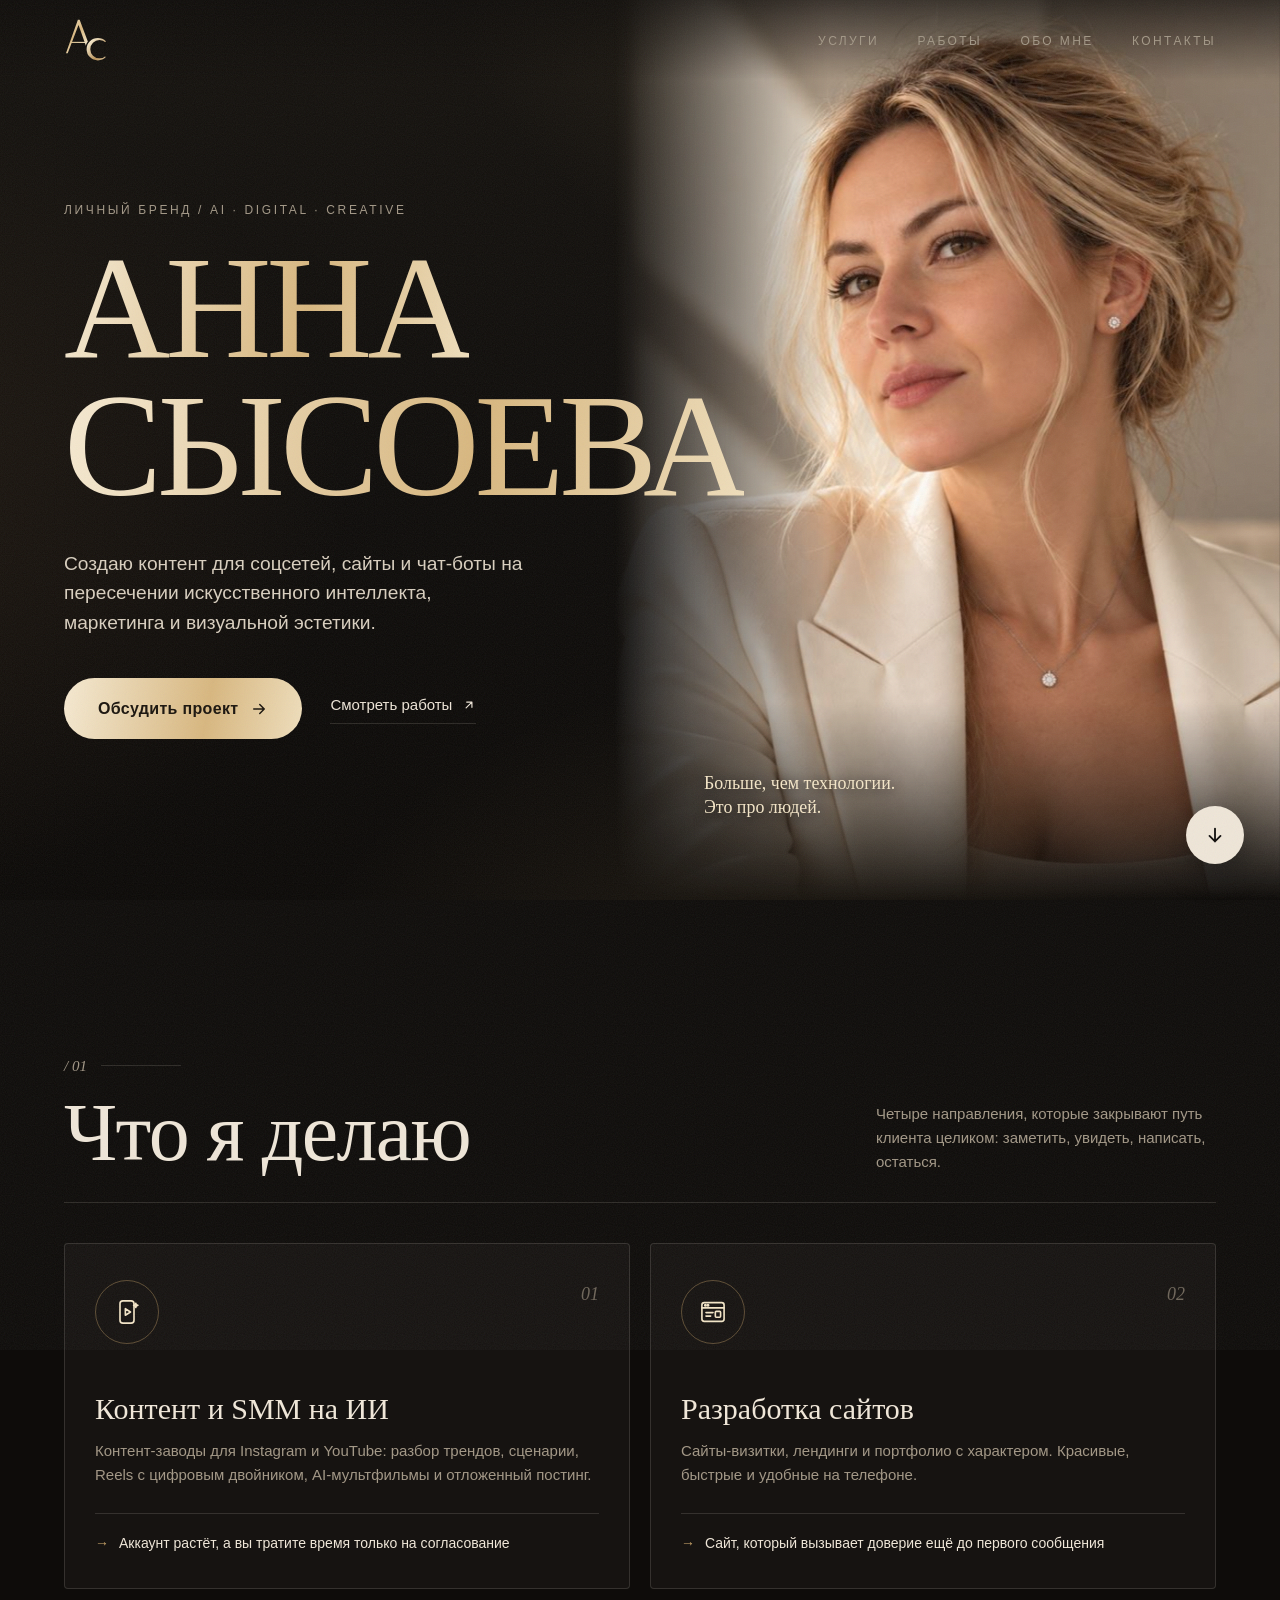
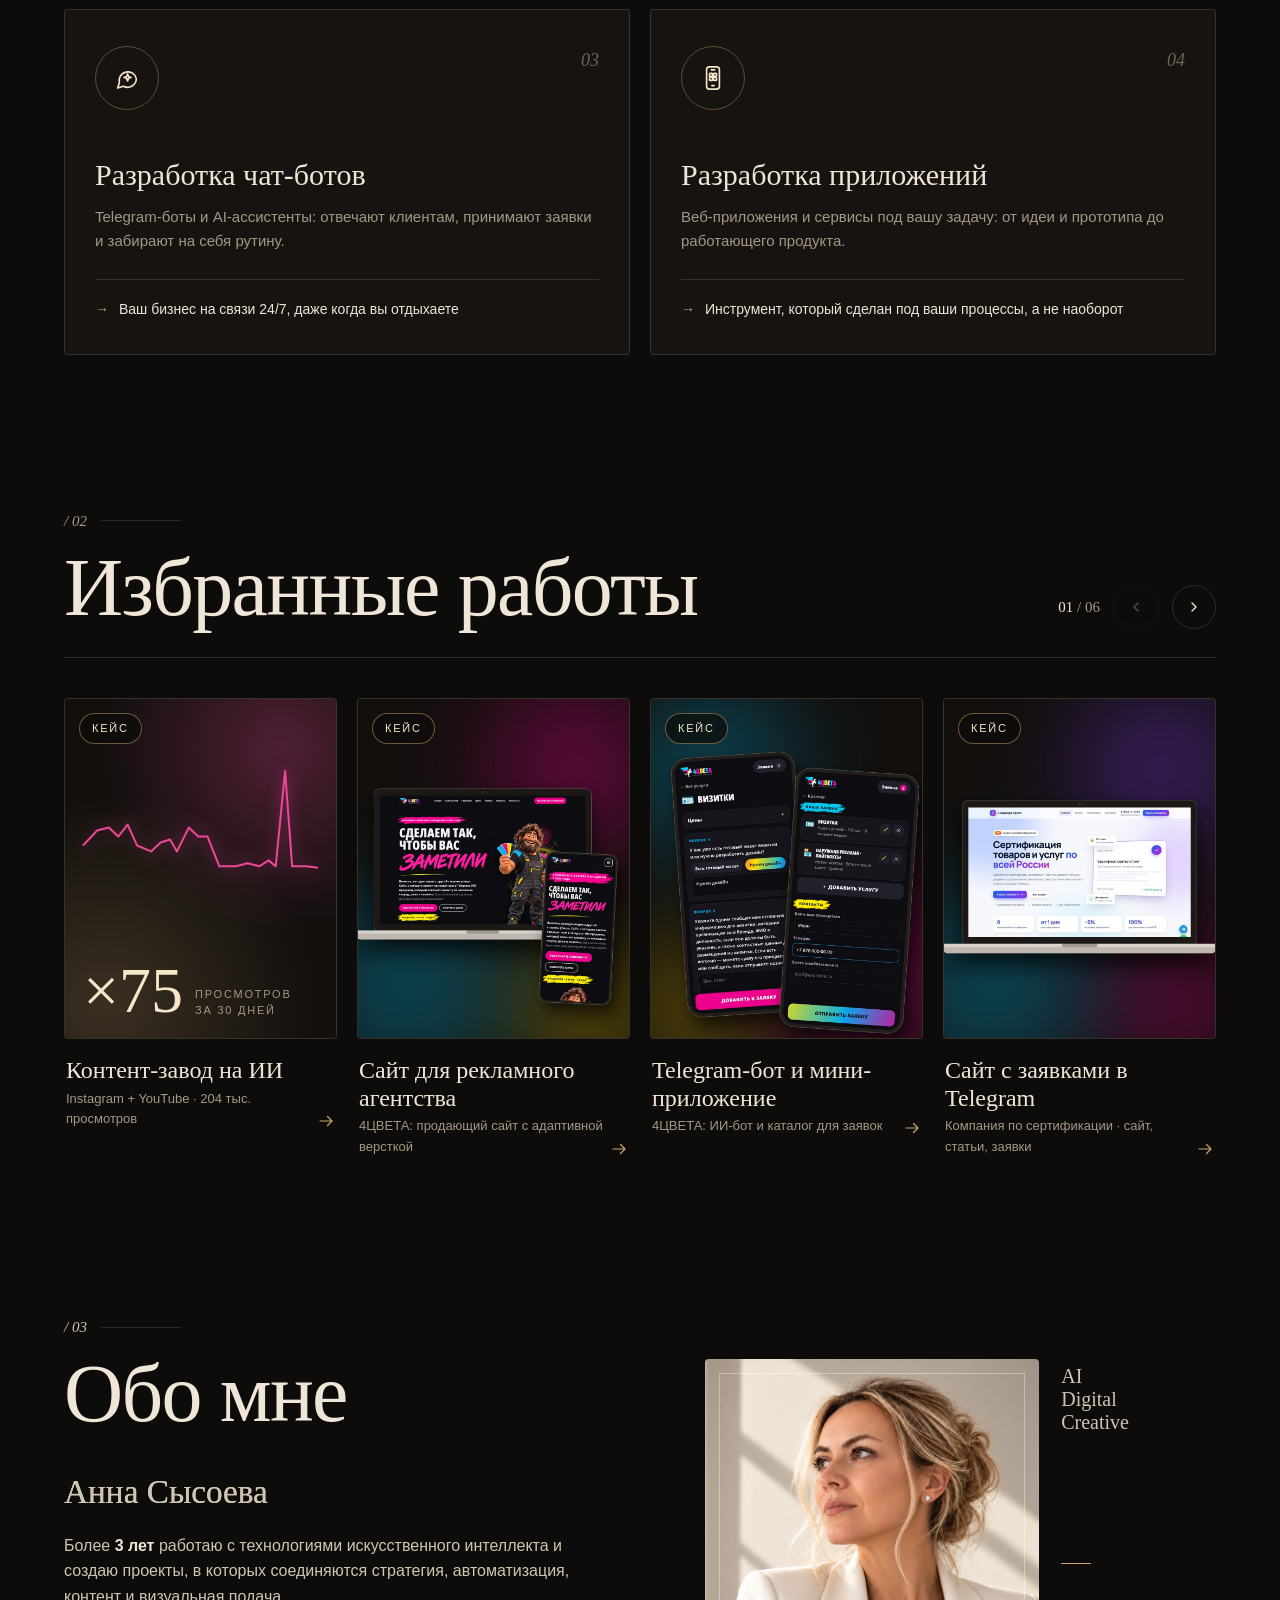
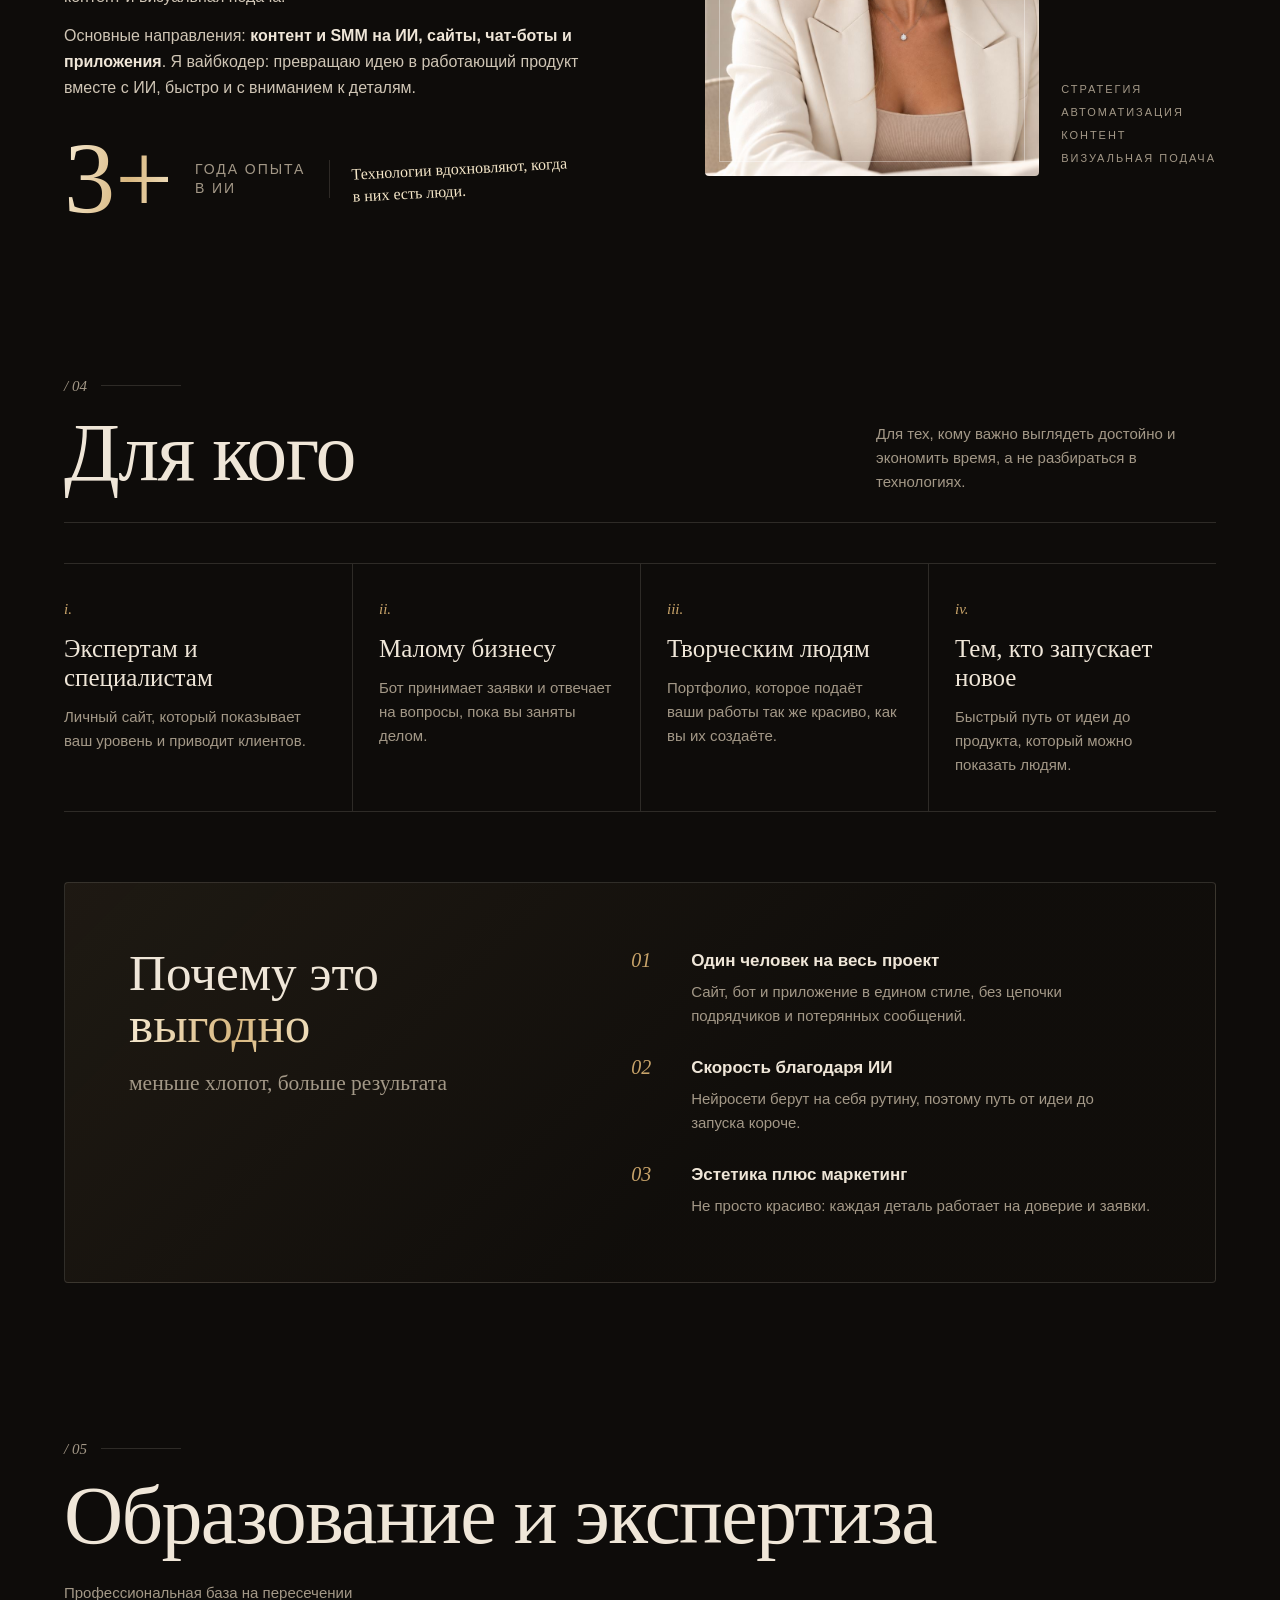
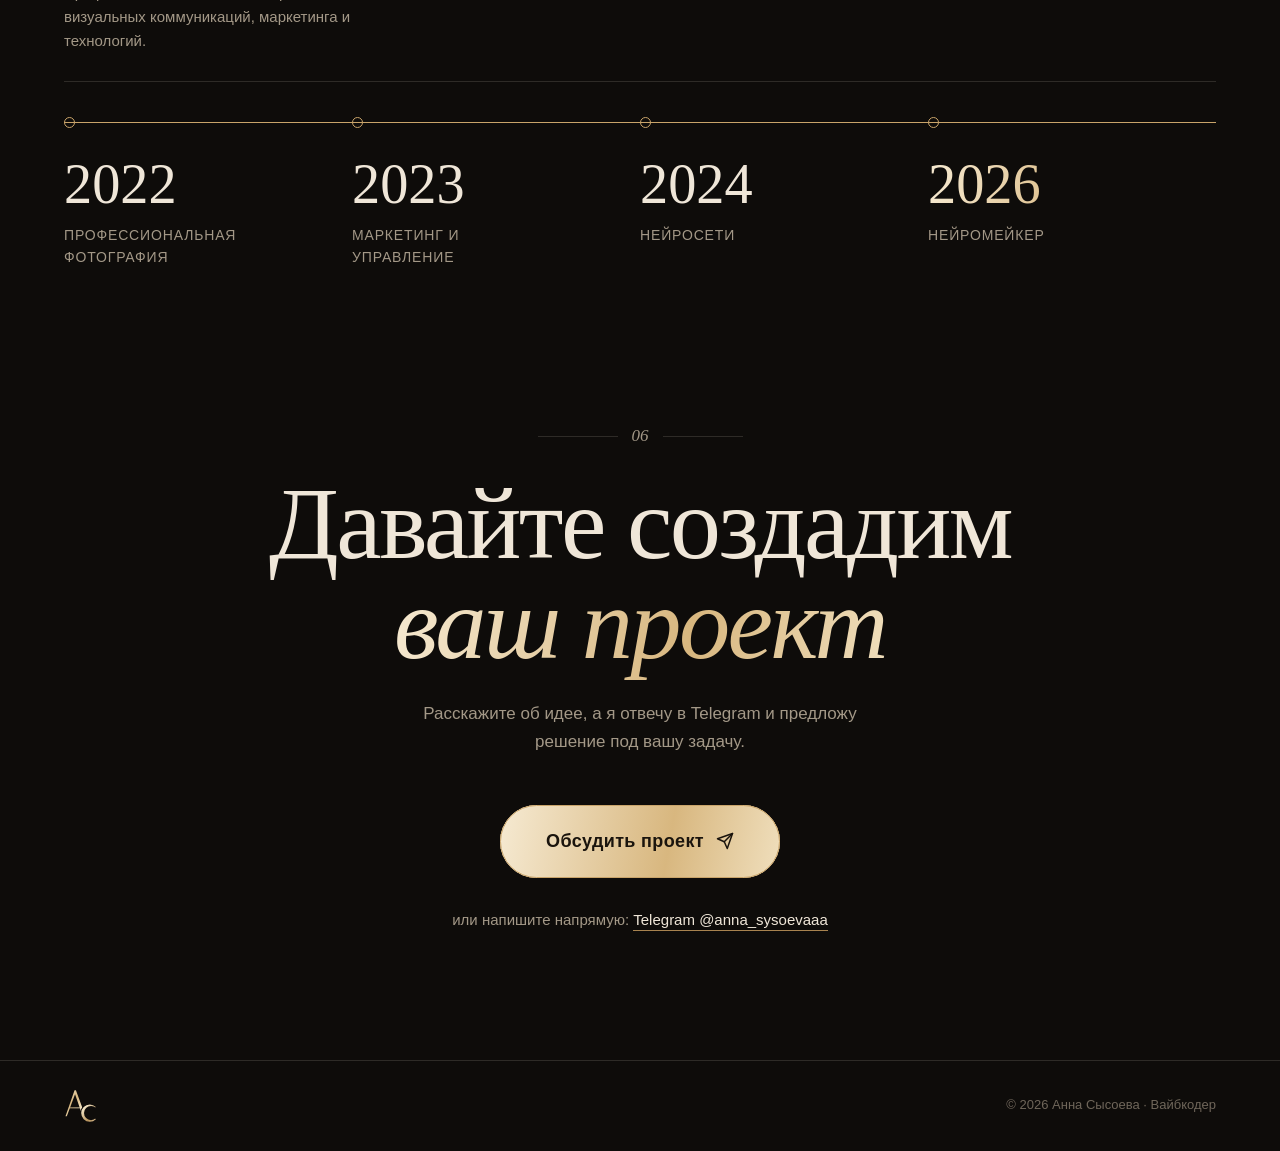
<file: index.html>
<!DOCTYPE html>
<html lang="ru">
<head>
<meta charset="UTF-8">
<meta name="viewport" content="width=device-width, initial-scale=1.0, viewport-fit=cover">
<title>Анна Сысоева — контент и SMM на ИИ, сайты и чат-боты</title>
<link rel="icon" href="img/favicon.svg?v=2" type="image/svg+xml">
<link rel="apple-touch-icon" href="img/apple-touch-icon.png?v=2">
<meta name="description" content="Анна Сысоева: контент и SMM на ИИ, сайты, чат-боты и приложения. Контент-заводы для Instagram и YouTube, AI-видео и мультфильмы, сайты с заявками в Telegram.">
<meta name="theme-color" content="#0e0c0a">
<script>document.documentElement.classList.add('js');</script>
<style>
  :root {
    --ink: #0e0c0a;
    --ink-2: #16130f;
    --card: rgba(239, 230, 216, 0.035);
    --cream: #efe6d8;
    --muted: #a39887;
    --dim: #6f665a;
    --line: rgba(239, 230, 216, 0.14);
    --gold-1: #f4e6c8;
    --gold-2: #c9a46a;
    --gold-3: #a8834f;
    --gold: linear-gradient(100deg, #f6ead2 0%, #d8b77f 28%, #f4e6c8 50%, #b8925a 74%, #f1dfbb 100%);
    --serif: "Playfair Display", "Times New Roman", Times, serif;
    --script: "Segoe Script", "Snell Roundhand", "Apple Chancery", "Brush Script MT", cursive;
    --sans: "Segoe UI", -apple-system, BlinkMacSystemFont, Roboto, "Helvetica Neue", Arial, sans-serif;
    --pad: clamp(16px, 5vw, 72px);
    --ease: cubic-bezier(.2, .8, .2, 1);
  }

  * { box-sizing: border-box; margin: 0; padding: 0; }
  html { scroll-behavior: smooth; }
  body {
    background: var(--ink);
    color: var(--cream);
    font-family: var(--sans);
    font-size: 16px;
    line-height: 1.6;
    overflow-x: hidden;
    -webkit-font-smoothing: antialiased;
  }
  img { display: block; max-width: 100%; height: auto; }
  a { color: inherit; }
  ::selection { background: var(--gold-2); color: var(--ink); }

  /* ---------- Фон: тёплый градиент + плёночное зерно ---------- */
  .bg {
    position: fixed; inset: 0; z-index: -2; pointer-events: none;
    background:
      radial-gradient(1100px 760px at 85% -10%, rgba(201, 164, 106, 0.18), transparent 60%),
      radial-gradient(900px 700px at -15% 55%, rgba(140, 100, 62, 0.14), transparent 60%),
      radial-gradient(800px 600px at 60% 115%, rgba(201, 164, 106, 0.10), transparent 60%),
      linear-gradient(180deg, #15120e 0%, #0e0c0a 55%, #0b0907 100%);
  }
  .grain {
    position: fixed; inset: -50%; z-index: 50; pointer-events: none; opacity: .07;
    background-image: url("data:image/svg+xml;utf8,<svg xmlns='http://www.w3.org/2000/svg' width='160' height='160'><filter id='n'><feTurbulence type='fractalNoise' baseFrequency='.9' numOctaves='3' stitchTiles='stitch'/></filter><rect width='100%' height='100%' filter='url(%23n)'/></svg>");
    animation: grain 1.2s steps(4) infinite;
  }
  @keyframes grain {
    0% { transform: translate(0, 0); } 25% { transform: translate(-3%, 2%); }
    50% { transform: translate(2%, -3%); } 75% { transform: translate(-2%, -1%); }
  }

  /* ---------- Типографика ---------- */
  .gold {
    background: var(--gold);
    background-size: 220% 100%;
    -webkit-background-clip: text; background-clip: text;
    color: transparent;
    animation: sheen 9s ease-in-out infinite;
  }
  @keyframes sheen { 0%, 100% { background-position: 0% 0; } 50% { background-position: 100% 0; } }

  .kicker {
    font-size: 12px; letter-spacing: .22em; text-transform: uppercase; color: var(--muted);
  }
  .num {
    display: flex; align-items: center; gap: 14px;
    font-family: var(--serif); font-style: italic; color: var(--gold-2); font-size: 15px;
  }
  .num::after { content: ""; width: 80px; height: 1px; background: var(--line); }
  .h2 {
    font-family: var(--serif); font-weight: 400;
    font-size: clamp(40px, 6.4vw, 92px); line-height: 1; letter-spacing: -.02em;
    margin-top: 14px;
  }
  .script { font-family: var(--script); line-height: 1.35; }

  .section { padding: clamp(80px, 12vw, 160px) var(--pad) 0; max-width: 1360px; margin: 0 auto; }
  .section-head {
    display: flex; justify-content: space-between; align-items: flex-end; gap: 24px; flex-wrap: wrap;
    padding-bottom: 28px; border-bottom: 1px solid var(--line); margin-bottom: 40px;
  }
  .section-head p { max-width: 340px; color: var(--muted); font-size: 15px; }

  /* ---------- Навигация ---------- */
  .nav {
    position: fixed; top: 0; left: 0; right: 0; z-index: 40;
    display: flex; align-items: center; justify-content: space-between;
    /* панель прижата к самому верху экрана, в том числе под «чёлкой» и строкой состояния */
    padding: calc(18px + env(safe-area-inset-top, 0px)) var(--pad) 18px;
    background: linear-gradient(180deg, rgba(14, 12, 10, .7), rgba(14, 12, 10, 0));
    transition: background .4s, padding .4s, box-shadow .4s;
  }
  .nav.scrolled {
    background: rgba(14, 12, 10, .94);
    -webkit-backdrop-filter: blur(14px); backdrop-filter: blur(14px);
    padding-top: calc(12px + env(safe-area-inset-top, 0px)); padding-bottom: 12px;
    box-shadow: 0 1px 0 var(--line);
  }
  .logo { font-family: var(--serif); font-size: 26px; text-decoration: none; letter-spacing: .02em; }
  .nav ul { display: flex; gap: clamp(18px, 3vw, 40px); list-style: none; }
  .nav ul a {
    position: relative; text-decoration: none; font-size: 12px; letter-spacing: .2em; text-transform: uppercase; color: var(--muted);
    transition: color .3s;
  }
  .nav ul a::after {
    content: ""; position: absolute; left: 0; right: 0; bottom: -6px; height: 1px; background: var(--gold-2);
    transform: scaleX(0); transform-origin: right; transition: transform .4s var(--ease);
  }
  .nav ul a:hover, .nav ul a.active { color: var(--cream); }
  .nav ul a:hover::after, .nav ul a.active::after { transform: scaleX(1); transform-origin: left; }
  .nav-cta { display: none; }

  /* ---------- Обложка ---------- */
  .hero {
    position: relative; min-height: 100vh; min-height: 100svh;
    display: flex; align-items: center;
    padding: 120px var(--pad) 80px max(var(--pad), calc((100vw - 1480px) / 2));
  }
  .hero-photo {
    position: absolute; top: 0; right: 0; bottom: 0; width: 52%;
    overflow: hidden;
    -webkit-mask-image: linear-gradient(90deg, transparent 0%, #000 32%), linear-gradient(0deg, transparent 0%, #000 22%);
    -webkit-mask-composite: source-in;
    mask-image: linear-gradient(90deg, transparent 0%, #000 32%), linear-gradient(0deg, transparent 0%, #000 22%);
    mask-composite: intersect;
  }
  .hero-photo img {
    width: 100%; height: 110%; object-fit: cover; object-position: 50% 18%;
    animation: photoIn 1.8s var(--ease) both;
    will-change: transform;
  }
  @keyframes photoIn { from { opacity: 0; scale: 1.08; } to { opacity: 1; scale: 1; } }
  .hero-note {
    position: absolute; bottom: 9%; left: 55%; z-index: 2;
    color: var(--gold-1); font-size: clamp(15px, 1.4vw, 20px); transform: rotate(-6deg);
    text-shadow: 0 2px 14px rgba(14, 12, 10, .9);
    opacity: 0; animation: fadeUp 1s 1.4s var(--ease) forwards;
  }

  .hero-text { position: relative; z-index: 3; max-width: 760px; }
  .hero .kicker { opacity: 0; animation: fadeUp .9s .2s var(--ease) forwards; }
  .name {
    font-family: var(--serif); font-weight: 400; text-transform: uppercase;
    font-size: clamp(64px, 11.5vw, 176px); line-height: .9; letter-spacing: -.035em;
    margin: 22px 0 30px;
  }
  /* Обрезаем только сверху/снизу (для анимации «выезда»), по бокам буквы свободно заходят на фото */
  .name .line { display: block; padding-bottom: .04em; white-space: nowrap;
    clip-path: inset(-0.2em -100vw 0 -100vw); }
  .name .line > span { display: inline-block; animation: rise 1.2s var(--ease) both; }
  .name .line:nth-child(2) > span { animation-delay: .15s; }
  @keyframes rise { from { transform: translateY(105%); } to { transform: translateY(0); } }
  @keyframes fadeUp { from { opacity: 0; transform: translateY(20px); } to { opacity: 1; transform: none; } }

  .lead {
    max-width: 470px; font-size: clamp(17px, 1.5vw, 20px); line-height: 1.55; color: #d9cfbf;
    opacity: 0; animation: fadeUp .9s .55s var(--ease) forwards;
  }
  .hero-actions {
    display: flex; align-items: center; gap: 28px; flex-wrap: wrap; margin-top: 40px;
    opacity: 0; animation: fadeUp .9s .75s var(--ease) forwards;
  }
  .link-arrow {
    display: inline-flex; align-items: center; gap: 10px; text-decoration: none;
    font-size: 15px; padding-bottom: 6px; border-bottom: 1px solid var(--line);
    transition: border-color .3s, gap .3s;
  }
  .link-arrow svg { width: 14px; height: 14px; transition: transform .3s var(--ease); }
  .link-arrow:hover { border-color: var(--gold-2); gap: 14px; }
  .link-arrow:hover svg { transform: translate(2px, -2px); }

  .btn {
    position: relative; display: inline-flex; align-items: center; justify-content: center; gap: 12px;
    padding: 18px 34px; border-radius: 999px; text-decoration: none;
    background: var(--gold); background-size: 220% 100%;
    color: #1a140d; font-weight: 600; font-size: 16px; letter-spacing: .02em;
    transition: transform .3s var(--ease), background-position .8s;
  }
  .btn svg { width: 18px; height: 18px; transition: transform .3s var(--ease); }
  .btn:hover { transform: translateY(-3px); background-position: 100% 0; }
  .btn:hover svg { transform: translateX(4px); }
  .btn:active { transform: translateY(0) scale(.98); }

  /* ---------- Появление при прокрутке ---------- */
  .js .reveal { opacity: 0; transform: translateY(40px); transition: opacity 1s var(--ease), transform 1s var(--ease); }
  .js .reveal.in { opacity: 1; transform: none; }
  .js .reveal.d1 { transition-delay: .12s; } .js .reveal.d2 { transition-delay: .24s; } .js .reveal.d3 { transition-delay: .36s; }

  /* ---------- Услуги: четыре карточки ---------- */
  .services { display: grid; grid-template-columns: repeat(4, 1fr); gap: 20px; }
  @media (max-width: 1280px) and (min-width: 1081px) { .services { grid-template-columns: repeat(2, 1fr); } }
  .service {
    position: relative; padding: 36px 30px 34px; border: 1px solid var(--line); border-radius: 4px;
    background: var(--card); overflow: hidden;
    transition: transform .5s var(--ease), border-color .5s, background .5s;
  }
  .service::before {
    content: ""; position: absolute; inset: 0; pointer-events: none; opacity: 0; transition: opacity .5s;
    background: radial-gradient(420px circle at var(--mx, 50%) var(--my, 0%), rgba(201, 164, 106, .14), transparent 55%);
  }
  .service:hover { transform: translateY(-8px); border-color: rgba(201, 164, 106, .45); }
  .service:hover::before { opacity: 1; }
  .service-top { display: flex; justify-content: space-between; align-items: flex-start; margin-bottom: 48px; }
  .icon {
    width: 64px; height: 64px; border-radius: 50%; border: 1px solid rgba(201, 164, 106, .4);
    display: grid; place-items: center; color: var(--gold-1);
    transition: transform .6s var(--ease), background .5s;
  }
  .icon svg { width: 28px; height: 28px; }
  .service:hover .icon { transform: rotate(-10deg) scale(1.06); background: rgba(201, 164, 106, .1); }
  .service-num { font-family: var(--serif); font-style: italic; color: var(--dim); font-size: 18px; }
  .service h3 { font-family: var(--serif); font-weight: 400; font-size: 30px; line-height: 1.1; margin-bottom: 14px; }
  .service p { color: var(--muted); font-size: 15px; }
  .service .gain {
    margin-top: 26px; padding-top: 18px; border-top: 1px solid var(--line);
    font-size: 14px; color: var(--cream); display: flex; gap: 10px;
  }
  .service .gain::before { content: "→"; color: var(--gold-2); }

  /* ---------- Работы: карусель ---------- */
  .carousel-ctrl { display: flex; align-items: center; gap: 14px; }
  .counter { font-family: var(--serif); font-size: 15px; color: var(--muted); min-width: 64px; text-align: right; }
  .counter b { color: var(--cream); font-weight: 400; }
  .arrow {
    width: 44px; height: 44px; border-radius: 50%; border: 1px solid var(--line); background: none; color: var(--cream);
    display: grid; place-items: center; cursor: pointer; transition: background .3s, border-color .3s, opacity .3s;
  }
  .arrow svg { width: 16px; height: 16px; }
  .arrow:hover:not(:disabled) { background: var(--cream); color: var(--ink); border-color: var(--cream); }
  .arrow:disabled { opacity: .3; cursor: default; }

  .track {
    display: grid; grid-auto-flow: column; grid-auto-columns: calc((100% - 60px) / 4); gap: 20px;
    overflow-x: auto; scroll-snap-type: x mandatory; scrollbar-width: none; padding-bottom: 4px;
  }
  .track::-webkit-scrollbar { display: none; }
  .work { scroll-snap-align: start; text-decoration: none; display: block; }
  .work-visual {
    position: relative; aspect-ratio: 4 / 5; border-radius: 4px; overflow: hidden; border: 1px solid var(--line);
    background: var(--ink-2);
  }
  .work-visual > div { transition: transform 1s var(--ease); }
  .work:hover .work-visual > div { transform: scale(1.05); }
  .badge {
    position: absolute; top: 14px; left: 14px; z-index: 2;
    font-size: 11px; letter-spacing: .16em; text-transform: uppercase;
    padding: 6px 12px; border-radius: 999px; background: rgba(14, 12, 10, .7); border: 1px solid var(--line);
    -webkit-backdrop-filter: blur(6px); backdrop-filter: blur(6px);
  }
  .badge.ready { color: var(--gold-1); border-color: rgba(201, 164, 106, .5); }
  .work-info { display: flex; justify-content: space-between; align-items: flex-end; padding: 18px 2px 0; }
  .work-info h3 { font-family: var(--serif); font-weight: 400; font-size: 24px; line-height: 1.15; }
  .work-info span { display: block; font-size: 13px; color: var(--muted); margin-top: 4px; }
  .work-info svg { width: 18px; height: 18px; color: var(--gold-2); flex-shrink: 0; transition: transform .4s var(--ease); }
  .work:hover .work-info svg { transform: translateX(6px); }

  /* Мини-иллюстрации работ */
  .v-shot { position: absolute; inset: 0; }
  .v-shot img { width: 100%; height: 100%; object-fit: cover; object-position: 50% 22%; }

  .v-factory { position: absolute; inset: 0; padding: 60px 18px 20px; display: flex; flex-direction: column; justify-content: space-between;
    background: radial-gradient(circle at 80% 15%, rgba(236, 72, 153, .28), transparent 50%), radial-gradient(circle at 15% 90%, rgba(201, 164, 106, .22), transparent 55%), #120f0d; }
  .v-factory svg { width: 100%; height: 46%; overflow: visible; }
  .v-factory path { fill: none; stroke: #ec4899; stroke-width: 2; stroke-linejoin: round; vector-effect: non-scaling-stroke; filter: drop-shadow(0 0 6px rgba(236, 72, 153, .6)); }
  .v-factory p { display: flex; align-items: flex-end; gap: 12px; }
  .v-factory b { font-family: var(--serif); font-weight: 400; font-size: 64px; line-height: .85; color: var(--gold-1); }
  .v-factory span { font-size: 11px; letter-spacing: .16em; text-transform: uppercase; color: var(--muted); line-height: 1.4; }

  .v-card { position: absolute; inset: 0; display: grid; place-items: center;
    background: radial-gradient(circle at 25% 20%, rgba(168, 85, 247, .55), transparent 45%),
                radial-gradient(circle at 80% 85%, rgba(236, 72, 153, .45), transparent 45%), #0b0b0d; }
  .v-card .glass { width: 62%; padding: 26px 18px; border-radius: 16px; text-align: center;
    background: rgba(255, 255, 255, .06); border: 1px solid rgba(255, 255, 255, .14); }
  .v-card .av { width: 44px; height: 44px; border-radius: 50%; margin: 0 auto 14px; padding: 2px;
    background: conic-gradient(#a855f7, #ec4899, #22d3ee, #a855f7); }
  .v-card .av i { display: grid; place-items: center; width: 100%; height: 100%; border-radius: 50%; background: #111; font-style: normal; font-size: 13px; font-weight: 700; color: #fff; }
  .v-card .bar { height: 6px; border-radius: 3px; background: rgba(255, 255, 255, .25); margin: 8px auto 0; }
  .v-card .pill { height: 22px; border-radius: 8px; margin: 16px auto 0; width: 80%; background: linear-gradient(90deg, #a855f7, #ec4899); }

  .v-folio { position: absolute; inset: 0; background-size: cover; background-position: 60% 15%; }
  .v-folio::after { content: ""; position: absolute; inset: 0; background: linear-gradient(90deg, rgba(14, 12, 10, .92) 10%, rgba(14, 12, 10, .1) 75%); }
  .v-folio b { position: absolute; z-index: 1; left: 16px; bottom: 22px; font-family: var(--serif); font-weight: 400; font-size: 30px; line-height: .9; text-transform: uppercase; letter-spacing: -.02em; }

  .v-bot { position: absolute; inset: 0; padding: 60px 18px 18px; display: flex; flex-direction: column; justify-content: flex-end; gap: 10px;
    background: radial-gradient(circle at 70% 20%, rgba(201, 164, 106, .22), transparent 55%), #14110e; }
  .bubble { max-width: 78%; padding: 10px 14px; border-radius: 16px; font-size: 12px; line-height: 1.4; }
  .bubble.u { align-self: flex-end; background: var(--gold-2); color: #1a140d; border-bottom-right-radius: 4px; }
  .bubble.b { background: rgba(239, 230, 216, .08); border: 1px solid var(--line); border-bottom-left-radius: 4px; }
  .typing { display: flex; gap: 4px; padding: 12px 14px; }
  .typing i { width: 6px; height: 6px; border-radius: 50%; background: var(--muted); animation: blink 1.2s infinite; }
  .typing i:nth-child(2) { animation-delay: .2s; } .typing i:nth-child(3) { animation-delay: .4s; }
  @keyframes blink { 0%, 60%, 100% { opacity: .25; } 30% { opacity: 1; } }

  .v-app { position: absolute; inset: 0; display: grid; place-items: center;
    background: radial-gradient(circle at 30% 80%, rgba(201, 164, 106, .2), transparent 55%), #12100d; }
  .phone { width: 46%; aspect-ratio: 9 / 18; border-radius: 22px; border: 1.5px solid rgba(239, 230, 216, .35); padding: 22px 10px 10px;
    display: grid; grid-template-columns: 1fr 1fr; grid-auto-rows: min-content; gap: 8px; position: relative; }
  .phone::before { content: ""; position: absolute; top: 9px; left: 50%; width: 30%; height: 4px; border-radius: 2px; background: rgba(239, 230, 216, .3); transform: translateX(-50%); }
  .phone i { aspect-ratio: 1; border-radius: 8px; background: rgba(239, 230, 216, .08); border: 1px solid var(--line); }
  .phone i:first-child { grid-column: span 2; aspect-ratio: 2 / 1; background: linear-gradient(135deg, var(--gold-2), var(--gold-3)); border: none; }

  /* ---------- Обо мне ---------- */
  .about { display: grid; grid-template-columns: 1.05fr .95fr; gap: clamp(40px, 6vw, 96px); align-items: center; }
  .about-name { font-family: var(--serif); font-size: clamp(26px, 2.6vw, 34px); margin: 30px 0 18px; }
  .about p { color: #cfc5b5; max-width: 520px; margin-bottom: 14px; }
  .about p b { color: var(--cream); font-weight: 600; }
  .stat { display: flex; align-items: center; gap: 22px; margin-top: 38px; flex-wrap: wrap; }
  .stat-num { font-family: var(--serif); font-size: clamp(76px, 8vw, 112px); line-height: .8; }
  .stat-label { font-size: 14px; line-height: 1.35; text-transform: uppercase; letter-spacing: .14em; color: var(--muted); padding-right: 24px; border-right: 1px solid var(--line); }
  .stat .script { color: var(--gold-1); font-size: 16px; max-width: 220px; transform: rotate(-3deg); }

  .about-media { display: grid; grid-template-columns: 1fr auto; gap: 22px; align-items: stretch; }
  .about-photo { position: relative; border-radius: 4px; overflow: hidden; aspect-ratio: 4 / 5; }
  .about-photo img { width: 100%; height: 100%; object-fit: cover; object-position: 50% 25%; transition: transform 1.4s var(--ease); }
  .about-photo:hover img { transform: scale(1.04); }
  .about-photo::after { content: ""; position: absolute; inset: 14px; border: 1px solid rgba(255, 255, 255, .35); pointer-events: none; }
  .about-side { display: flex; flex-direction: column; justify-content: space-between; padding: 6px 0; }
  .about-side .tag { font-family: var(--serif); font-size: 20px; line-height: 1.15; }
  .about-side .tag span { display: block; }
  .about-side .sep { width: 30px; height: 1px; background: var(--gold-2); }
  .about-side ul { list-style: none; font-size: 11px; letter-spacing: .18em; text-transform: uppercase; color: var(--muted); line-height: 2.1; }

  /* ---------- Для кого ---------- */
  .audience { display: grid; grid-template-columns: repeat(4, 1fr); border-top: 1px solid var(--line); }
  .aud { padding: 32px 26px 34px 0; border-bottom: 1px solid var(--line); }
  .aud + .aud { padding-left: 26px; border-left: 1px solid var(--line); }
  .aud em { font-family: var(--serif); color: var(--gold-2); font-size: 15px; }
  .aud h3 { font-family: var(--serif); font-weight: 400; font-size: 25px; line-height: 1.15; margin: 14px 0 12px; }
  .aud p { color: var(--muted); font-size: 15px; }

  .why {
    margin-top: 70px; display: grid; grid-template-columns: .9fr 1.1fr; gap: clamp(30px, 6vw, 90px);
    padding: clamp(32px, 5vw, 64px); border: 1px solid var(--line); border-radius: 4px;
    background: linear-gradient(135deg, rgba(201, 164, 106, .09), rgba(201, 164, 106, .015) 60%);
  }
  .why h3 { font-family: var(--serif); font-weight: 400; font-size: clamp(34px, 4vw, 56px); line-height: 1.02; }
  .why h3 .script { display: block; font-size: .42em; color: var(--muted); margin-top: 18px; }
  .why ol { list-style: none; counter-reset: w; display: grid; gap: 26px; }
  .why li { counter-increment: w; display: grid; grid-template-columns: 46px 1fr; gap: 6px 14px; }
  .why li::before { content: "0" counter(w); grid-row: span 2; font-family: var(--serif); font-style: italic; color: var(--gold-2); font-size: 20px; line-height: 1.3; }
  .why li b { font-weight: 600; font-size: 17px; }
  .why li span { color: var(--muted); font-size: 15px; }

  /* ---------- Таймлайн ---------- */
  .timeline { position: relative; display: grid; grid-template-columns: repeat(4, 1fr); padding-top: 34px; }
  .timeline::before { content: ""; position: absolute; top: 0; left: 0; right: 0; height: 1px; background: var(--line); }
  .timeline::after {
    content: ""; position: absolute; top: 0; left: 0; height: 1px; width: 100%; background: var(--gold-2);
    transform: scaleX(0); transform-origin: left; transition: transform 2s var(--ease);
  }
  .timeline.in::after { transform: scaleX(1); }
  .t-item { position: relative; padding-right: 20px; }
  .t-item::before {
    content: ""; position: absolute; top: -39px; left: 0; width: 9px; height: 9px; border-radius: 50%;
    background: var(--ink); border: 1px solid var(--gold-2);
  }
  .t-item .t-year { font-family: var(--serif); font-size: clamp(40px, 4.4vw, 60px); line-height: 1; margin: 0; letter-spacing: 0; text-transform: none; color: var(--cream); max-width: none; }
  .t-item .t-year.gold { color: transparent; }
  .t-item p { margin-top: 12px; font-size: 14px; letter-spacing: .06em; text-transform: uppercase; color: var(--muted); max-width: 200px; }

  /* ---------- Финальный призыв ---------- */
  .final { text-align: center; padding-bottom: clamp(80px, 10vw, 130px); }
  .final .num { justify-content: center; }
  .final .num::before { content: ""; width: 80px; height: 1px; background: var(--line); }
  .final h2 { font-family: var(--serif); font-weight: 400; font-size: clamp(46px, 8vw, 120px); line-height: .98; letter-spacing: -.025em; margin: 24px auto 26px; max-width: 1100px; }
  .final h2 i { font-style: italic; }
  .final > p { color: var(--muted); max-width: 480px; margin: 0 auto; font-size: 17px; }
  .cta-wrap { position: relative; display: inline-block; margin-top: 50px; }
  .cta-wrap::before, .cta-wrap::after {
    content: ""; position: absolute; inset: 0; border-radius: 999px; border: 1px solid var(--gold-2);
    animation: pulse 2.6s var(--ease) infinite; pointer-events: none;
  }
  .cta-wrap::after { animation-delay: 1.3s; }
  @keyframes pulse { 0% { transform: scale(1); opacity: .8; } 100% { transform: scale(1.35, 1.7); opacity: 0; } }
  .final .btn { padding: 22px 46px; font-size: 18px; animation: glow 2.6s ease-in-out infinite; }
  @keyframes glow {
    0%, 100% { box-shadow: 0 10px 40px -12px rgba(201, 164, 106, .55); }
    50% { box-shadow: 0 14px 60px -6px rgba(201, 164, 106, .85); }
  }
  .contact-link { display: block; margin-top: 30px; font-size: 15px; color: var(--muted); }
  .contact-link a { color: var(--cream); text-decoration: none; border-bottom: 1px solid var(--gold-3); padding-bottom: 2px; transition: color .3s, border-color .3s; }
  .contact-link a:hover { color: var(--gold-1); border-color: var(--gold-1); }

  footer {
    display: flex; justify-content: space-between; align-items: center; gap: 16px; flex-wrap: wrap;
    padding: 28px var(--pad); border-top: 1px solid var(--line); color: var(--dim); font-size: 13px;
    max-width: 1360px; margin: 0 auto;
  }
  footer .logo { font-size: 22px; color: var(--cream); }
  .logo img { display: block; height: 44px; width: auto; }
  footer .logo img { height: 34px; }

  /* ---------- Круглая кнопка «вниз» ---------- */
  .scroll-btn {
    position: fixed; right: clamp(16px, 3vw, 36px); bottom: clamp(16px, 3vw, 36px); z-index: 45;
    width: 58px; height: 58px; border-radius: 50%; border: none; cursor: pointer;
    background: var(--cream); color: var(--ink); display: grid; place-items: center;
    box-shadow: 0 10px 30px rgba(0, 0, 0, .45); transition: transform .4s var(--ease), background .3s;
  }
  .scroll-btn svg { width: 22px; height: 22px; transition: transform .5s var(--ease); }
  .scroll-btn:hover { transform: translateY(-4px); background: var(--gold-1); }
  .scroll-btn.up svg { transform: rotate(180deg); }

  /* ---------- Планшет ---------- */
  @media (max-width: 1080px) {
    .services { grid-template-columns: 1fr; }
    .service-top { margin-bottom: 28px; }
    .track { grid-auto-columns: calc((100% - 20px) / 2.3); }
    .about { grid-template-columns: 1fr; }
    .about-media { max-width: 560px; }
    .audience { grid-template-columns: 1fr 1fr; }
    .aud:nth-child(3) { padding-left: 0; border-left: none; }
    .why { grid-template-columns: 1fr; }
  }

  /* ---------- Телефон ---------- */
  @media (max-width: 720px) {
    body { font-size: 15px; }
    /* На телефоне панель не закрепляем: встроенные браузеры (Telegram и др.) кладут поверх страницы
       свою полосу, и закреплённая панель «висит» с отступом. Здесь она просто уезжает вместе со страницей. */
    .nav, .nav.scrolled { position: absolute; background: linear-gradient(180deg, rgba(14, 12, 10, .7), rgba(14, 12, 10, 0));
      box-shadow: none; -webkit-backdrop-filter: none; backdrop-filter: none;
      padding-top: calc(18px + env(safe-area-inset-top, 0px)); padding-bottom: 18px; }
    .nav ul { display: none; }
    .nav-cta { display: inline-block; font-size: 12px; letter-spacing: .18em; text-transform: uppercase; text-decoration: none; padding: 9px 16px; border: 1px solid var(--line); border-radius: 999px; }
    .hero { flex-direction: column; align-items: stretch; padding: 0 0 70px; min-height: 0; }
    .hero-photo { position: relative; width: 100%; height: 74svh; min-height: 440px;
      -webkit-mask-image: linear-gradient(0deg, transparent 0%, #000 38%); mask-image: linear-gradient(0deg, transparent 0%, #000 38%); }
    .hero-photo img { height: 100%; object-position: 50% 12%; }
    .hero-note { display: none; }
    .hero-text { padding: 0 var(--pad); margin-top: -23vw; }
    .name { font-size: clamp(54px, 17vw, 96px); margin: 14px 0 22px; }
    .hero-actions { gap: 22px; }
    .btn { width: 100%; }
    .section-head { margin-bottom: 30px; }
    .track { grid-auto-columns: 78%; gap: 14px; }
    .about-media { grid-template-columns: 1fr; }
    .about-side { flex-direction: row; flex-wrap: wrap; align-items: center; gap: 16px 22px; }
    .about-side .tag span { display: inline; }
    .stat-label { border-right: none; padding-right: 0; }
    .audience { grid-template-columns: 1fr; }
    .aud, .aud + .aud { padding: 26px 0; border-left: none; }
    .why li { grid-template-columns: 36px 1fr; }
    .timeline { grid-template-columns: 1fr 1fr; row-gap: 56px; }
    .final .btn { width: auto; }
    .cta-wrap { width: auto; }
    .scroll-btn { width: 50px; height: 50px; }
    footer { justify-content: center; text-align: center; }
  }

  @media (prefers-reduced-motion: reduce) {
    html { scroll-behavior: auto; }
    *, *::before, *::after { animation: none !important; transition: none !important; }
    .hero .kicker, .lead, .hero-actions, .hero-note { opacity: 1; }
    .js .reveal { opacity: 1; transform: none; }
  }
</style>
</head>
<body id="top">

<div class="bg" aria-hidden="true"></div>
<div class="grain" aria-hidden="true"></div>

<!-- ============ Навигация ============ -->
<header class="nav" id="nav">
  <a class="logo gold" href="#top" aria-label="На главную"><img src="img/logo.svg?v=2" alt="АС" width="57" height="55"></a>
  <nav aria-label="Разделы">
    <ul>
      <li><a href="#services">Услуги</a></li>
      <li><a href="#works">Работы</a></li>
      <li><a href="#about">Обо мне</a></li>
      <li><a href="#contact">Контакты</a></li>
    </ul>
  </nav>
  <a class="nav-cta" href="#contact">Связаться</a>
</header>

<main>
  <!-- ============ Обложка ============ -->
  <section class="hero">
    <figure class="hero-photo">
      <img id="heroImg" src="img/hero.jpg" alt="Анна Сысоева в белом жакете, портрет в солнечном свете" width="860" height="1075">
    </figure>
    <p class="hero-note script" aria-hidden="true">Больше, чем технологии.<br>Это про людей.</p>

    <div class="hero-text">
      <p class="kicker">Личный бренд / AI · Digital · Creative</p>
      <h1 class="name">
        <span class="line"><span class="gold">Анна</span></span>
        <span class="line"><span class="gold">Сысоева</span></span>
      </h1>
      <p class="lead">Создаю контент для соцсетей, сайты и чат-боты на пересечении искусственного интеллекта, маркетинга и визуальной эстетики.</p>
      <div class="hero-actions">
        <a class="btn" href="https://t.me/anna_sysoevaaa" target="_blank" rel="noopener">
          Обсудить проект
          <svg viewBox="0 0 24 24" fill="none" stroke="currentColor" stroke-width="2" stroke-linecap="round" stroke-linejoin="round" aria-hidden="true"><path d="M5 12h14M13 6l6 6-6 6"/></svg>
        </a>
        <a class="link-arrow" href="#works">
          Смотреть работы
          <svg viewBox="0 0 24 24" fill="none" stroke="currentColor" stroke-width="2" stroke-linecap="round" stroke-linejoin="round" aria-hidden="true"><path d="M7 17 17 7M8 7h9v9"/></svg>
        </a>
      </div>
    </div>
  </section>

  <!-- ============ 01. Услуги ============ -->
  <section class="section" id="services">
    <div class="section-head reveal">
      <div>
        <p class="num">/ 01</p>
        <h2 class="h2">Что я делаю</h2>
      </div>
      <p>Четыре направления, которые закрывают путь клиента целиком: заметить, увидеть, написать, остаться.</p>
    </div>

    <div class="services">
      <article class="service reveal">
        <div class="service-top">
          <span class="icon">
            <svg viewBox="0 0 24 24" fill="none" stroke="currentColor" stroke-width="1.4" stroke-linecap="round" stroke-linejoin="round" aria-hidden="true">
              <rect x="6" y="2.5" width="12" height="19" rx="2.5"/><path d="M10.6 9.2v5.6l4.4-2.8z"/><path d="M19.5 4.5l.5 1.3 1.3.5-1.3.5-.5 1.3-.5-1.3-1.3-.5 1.3-.5z"/>
            </svg>
          </span>
          <span class="service-num">01</span>
        </div>
        <h3>Контент и SMM на ИИ</h3>
        <p>Контент-заводы для Instagram и YouTube: разбор трендов, сценарии, Reels с цифровым двойником, AI-мультфильмы и отложенный постинг.</p>
        <p class="gain">Аккаунт растёт, а вы тратите время только на согласование</p>
      </article>

      <article class="service reveal d1">
        <div class="service-top">
          <span class="icon">
            <svg viewBox="0 0 24 24" fill="none" stroke="currentColor" stroke-width="1.4" stroke-linecap="round" stroke-linejoin="round" aria-hidden="true">
              <rect x="2.5" y="4" width="19" height="16" rx="2"/><path d="M2.5 8.5h19"/><circle cx="5.5" cy="6.25" r=".6" fill="currentColor"/><circle cx="7.7" cy="6.25" r=".6" fill="currentColor"/><path d="M6 12.5h6M6 15.5h4"/><rect x="14" y="11.5" width="4.5" height="5" rx=".8"/>
            </svg>
          </span>
          <span class="service-num">02</span>
        </div>
        <h3>Разработка сайтов</h3>
        <p>Сайты-визитки, лендинги и портфолио с характером. Красивые, быстрые и удобные на телефоне.</p>
        <p class="gain">Сайт, который вызывает доверие ещё до первого сообщения</p>
      </article>

      <article class="service reveal d2">
        <div class="service-top">
          <span class="icon">
            <svg viewBox="0 0 24 24" fill="none" stroke="currentColor" stroke-width="1.4" stroke-linecap="round" stroke-linejoin="round" aria-hidden="true">
              <path d="M20 12.5a7.5 7.5 0 0 1-11 6.6L4 20.5l1.4-4.5A7.5 7.5 0 1 1 20 12.5Z"/><path d="M12.5 8.5l.8 2.2 2.2.8-2.2.8-.8 2.2-.8-2.2-2.2-.8 2.2-.8z"/>
            </svg>
          </span>
          <span class="service-num">03</span>
        </div>
        <h3>Разработка чат-ботов</h3>
        <p>Telegram-боты и AI-ассистенты: отвечают клиентам, принимают заявки и забирают на себя рутину.</p>
        <p class="gain">Ваш бизнес на связи 24/7, даже когда вы отдыхаете</p>
      </article>

      <article class="service reveal d3">
        <div class="service-top">
          <span class="icon">
            <svg viewBox="0 0 24 24" fill="none" stroke="currentColor" stroke-width="1.4" stroke-linecap="round" stroke-linejoin="round" aria-hidden="true">
              <rect x="6.5" y="2.5" width="11" height="19" rx="2.5"/><path d="M10.5 5h3"/><rect x="9" y="8" width="2.6" height="2.6" rx=".6"/><rect x="12.4" y="8" width="2.6" height="2.6" rx=".6"/><rect x="9" y="11.4" width="2.6" height="2.6" rx=".6"/><rect x="12.4" y="11.4" width="2.6" height="2.6" rx=".6"/><path d="M11 18.5h2"/>
            </svg>
          </span>
          <span class="service-num">04</span>
        </div>
        <h3>Разработка приложений</h3>
        <p>Веб-приложения и сервисы под вашу задачу: от идеи и прототипа до работающего продукта.</p>
        <p class="gain">Инструмент, который сделан под ваши процессы, а не наоборот</p>
      </article>
    </div>
  </section>

  <!-- ============ 02. Работы ============ -->
  <section class="section" id="works">
    <div class="section-head reveal">
      <div>
        <p class="num">/ 02</p>
        <h2 class="h2">Избранные работы</h2>
      </div>
      <div class="carousel-ctrl">
        <span class="counter" id="counter"><b>01</b> / 06</span>
        <button class="arrow" id="prev" type="button" aria-label="Предыдущая работа">
          <svg viewBox="0 0 24 24" fill="none" stroke="currentColor" stroke-width="2" stroke-linecap="round" stroke-linejoin="round" aria-hidden="true"><path d="M15 6l-6 6 6 6"/></svg>
        </button>
        <button class="arrow" id="next" type="button" aria-label="Следующая работа">
          <svg viewBox="0 0 24 24" fill="none" stroke="currentColor" stroke-width="2" stroke-linecap="round" stroke-linejoin="round" aria-hidden="true"><path d="M9 6l6 6-6 6"/></svg>
        </button>
      </div>
    </div>

    <div class="track reveal" id="track">
      <a class="work" href="cases/content-factory.html">
        <div class="work-visual">
          <span class="badge ready">Кейс</span>
          <div class="v-factory" aria-hidden="true">
            <svg viewBox="0 0 200 80" preserveAspectRatio="none"><path d="M0 58 L12 48 L22 46 L30 52 L38 44 L46 58 L58 62 L66 56 L74 54 L80 62 L90 46 L98 52 L106 52 L116 72 L130 72 L140 70 L150 72 L158 68 L164 72 L172 8 L178 72 L190 72 L200 73"/></svg>
            <p><b>×75</b><span>просмотров<br>за 30 дней</span></p>
          </div>
        </div>
        <div class="work-info">
          <div><h3>Контент-завод на ИИ</h3><span>Instagram + YouTube · 204 тыс. просмотров</span></div>
          <svg viewBox="0 0 24 24" fill="none" stroke="currentColor" stroke-width="1.6" stroke-linecap="round" stroke-linejoin="round" aria-hidden="true"><path d="M4 12h16M14 6l6 6-6 6"/></svg>
        </div>
      </a>

      <a class="work" href="cases/4cveta.html">
        <div class="work-visual">
          <span class="badge ready">Кейс</span>
          <div class="v-shot" aria-hidden="true"><img src="img/cases/4c-site-cover.jpg" alt="" width="1000" height="1250" loading="lazy" style="object-position:50% 50%"></div>
        </div>
        <div class="work-info">
          <div><h3>Сайт для рекламного агентства</h3><span>4ЦВЕТА: продающий сайт с адаптивной версткой</span></div>
          <svg viewBox="0 0 24 24" fill="none" stroke="currentColor" stroke-width="1.6" stroke-linecap="round" stroke-linejoin="round" aria-hidden="true"><path d="M4 12h16M14 6l6 6-6 6"/></svg>
        </div>
      </a>

      <a class="work" href="cases/4cveta-app.html">
        <div class="work-visual">
          <span class="badge ready">Кейс</span>
          <div class="v-shot" aria-hidden="true"><img src="img/cases/4ca-cover.jpg" alt="" width="1000" height="1250" loading="lazy" style="object-position:50% 50%"></div>
        </div>
        <div class="work-info">
          <div><h3>Telegram-бот и мини-приложение</h3><span>4ЦВЕТА: ИИ-бот и каталог для заявок</span></div>
          <svg viewBox="0 0 24 24" fill="none" stroke="currentColor" stroke-width="1.6" stroke-linecap="round" stroke-linejoin="round" aria-hidden="true"><path d="M4 12h16M14 6l6 6-6 6"/></svg>
        </div>
      </a>

      <a class="work" href="cases/certification-site.html">
        <div class="work-visual">
          <span class="badge ready">Кейс</span>
          <div class="v-shot" aria-hidden="true"><img src="img/cases/ss-cover.jpg" alt="" width="1000" height="1250" loading="lazy" style="object-position:50% 50%"></div>
        </div>
        <div class="work-info">
          <div><h3>Сайт с заявками в Telegram</h3><span>Компания по сертификации · сайт, статьи, заявки</span></div>
          <svg viewBox="0 0 24 24" fill="none" stroke="currentColor" stroke-width="1.6" stroke-linecap="round" stroke-linejoin="round" aria-hidden="true"><path d="M4 12h16M14 6l6 6-6 6"/></svg>
        </div>
      </a>

      <a class="work" href="cases/cartoons.html">
        <div class="work-visual">
          <span class="badge ready">Кейс</span>
          <div class="v-shot" aria-hidden="true"><img src="img/cases/cartoons-cover.jpg" alt="" width="1000" height="1250" loading="lazy" style="object-position:50% 50%"></div>
        </div>
        <div class="work-info">
          <div><h3>Мультфильмы на ИИ</h3><span>Свадьба, котики и реклама для бизнеса</span></div>
          <svg viewBox="0 0 24 24" fill="none" stroke="currentColor" stroke-width="1.6" stroke-linecap="round" stroke-linejoin="round" aria-hidden="true"><path d="M4 12h16M14 6l6 6-6 6"/></svg>
        </div>
      </a>

      <a class="work" href="#top">
        <div class="work-visual">
          <span class="badge ready">Вы здесь</span>
          <div class="v-folio" id="folioVisual" aria-hidden="true"><b>Анна<br>Сысоева</b></div>
        </div>
        <div class="work-info">
          <div><h3>Сайт-портфолио</h3><span>Журнальный лендинг, этот сайт</span></div>
          <svg viewBox="0 0 24 24" fill="none" stroke="currentColor" stroke-width="1.6" stroke-linecap="round" stroke-linejoin="round" aria-hidden="true"><path d="M4 12h16M14 6l6 6-6 6"/></svg>
        </div>
      </a>

      
    </div>
  </section>

  <!-- ============ 03. Обо мне ============ -->
  <section class="section" id="about">
    <div class="about">
      <div class="reveal">
        <p class="num">/ 03</p>
        <h2 class="h2">Обо мне</h2>
        <p class="about-name gold">Анна Сысоева</p>
        <p>Более <b>3 лет</b> работаю с технологиями искусственного интеллекта и создаю проекты, в которых соединяются стратегия, автоматизация, контент и визуальная подача.</p>
        <p>Основные направления: <b>контент и SMM на ИИ, сайты, чат-боты и приложения</b>. Я вайбкодер: превращаю идею в работающий продукт вместе с ИИ, быстро и с вниманием к деталям.</p>
        <div class="stat">
          <span class="stat-num gold" id="years">3+</span>
          <span class="stat-label">года опыта<br>в ИИ</span>
          <span class="script">Технологии вдохновляют, когда в них есть люди.</span>
        </div>
      </div>

      <div class="about-media reveal d1">
        <figure class="about-photo">
          <img src="img/about.jpg" alt="Анна Сысоева, портрет в профиль" width="860" height="1075" loading="lazy">
        </figure>
        <div class="about-side">
          <p class="tag"><span>AI</span> <span>Digital</span> <span>Creative</span></p>
          <span class="sep"></span>
          <ul>
            <li>Стратегия</li>
            <li>Автоматизация</li>
            <li>Контент</li>
            <li>Визуальная подача</li>
          </ul>
        </div>
      </div>
    </div>
  </section>

  <!-- ============ 04. Для кого ============ -->
  <section class="section" id="audience">
    <div class="section-head reveal">
      <div>
        <p class="num">/ 04</p>
        <h2 class="h2">Для кого</h2>
      </div>
      <p>Для тех, кому важно выглядеть достойно и экономить время, а не разбираться в технологиях.</p>
    </div>

    <div class="audience">
      <div class="aud reveal"><em>i.</em><h3>Экспертам и специалистам</h3><p>Личный сайт, который показывает ваш уровень и приводит клиентов.</p></div>
      <div class="aud reveal d1"><em>ii.</em><h3>Малому бизнесу</h3><p>Бот принимает заявки и отвечает на вопросы, пока вы заняты делом.</p></div>
      <div class="aud reveal d2"><em>iii.</em><h3>Творческим людям</h3><p>Портфолио, которое подаёт ваши работы так же красиво, как вы их создаёте.</p></div>
      <div class="aud reveal d3"><em>iv.</em><h3>Тем, кто запускает новое</h3><p>Быстрый путь от идеи до продукта, который можно показать людям.</p></div>
    </div>

    <div class="why reveal">
      <h3>Почему это <span class="gold">выгодно</span><span class="script">меньше хлопот, больше результата</span></h3>
      <ol>
        <li><b>Один человек на весь проект</b><span>Сайт, бот и приложение в едином стиле, без цепочки подрядчиков и потерянных сообщений.</span></li>
        <li><b>Скорость благодаря ИИ</b><span>Нейросети берут на себя рутину, поэтому путь от идеи до запуска короче.</span></li>
        <li><b>Эстетика плюс маркетинг</b><span>Не просто красиво: каждая деталь работает на доверие и заявки.</span></li>
      </ol>
    </div>
  </section>

  <!-- ============ 05. Экспертиза ============ -->
  <section class="section" id="expertise">
    <div class="section-head reveal">
      <div>
        <p class="num">/ 05</p>
        <h2 class="h2">Образование и экспертиза</h2>
      </div>
      <p>Профессиональная база на пересечении визуальных коммуникаций, маркетинга и технологий.</p>
    </div>
    <div class="timeline reveal" id="timeline">
      <div class="t-item"><p class="t-year">2022</p><p>Профессиональная фотография</p></div>
      <div class="t-item"><p class="t-year">2023</p><p>Маркетинг и управление</p></div>
      <div class="t-item"><p class="t-year">2024</p><p>Нейросети</p></div>
      <div class="t-item"><p class="t-year gold">2026</p><p>НейроМейкер</p></div>
    </div>
  </section>

  <!-- ============ 06. Контакты ============ -->
  <section class="section final" id="contact">
    <p class="num reveal">06</p>
    <h2 class="reveal d1">Давайте создадим<br><i class="gold">ваш проект</i></h2>
    <p class="reveal d2">Расскажите об идее, а я отвечу в Telegram и предложу решение под вашу задачу.</p>
    <div class="reveal d3">
      <span class="cta-wrap">
        <a class="btn" href="https://t.me/anna_sysoevaaa" target="_blank" rel="noopener">
          Обсудить проект
          <svg viewBox="0 0 24 24" fill="none" stroke="currentColor" stroke-width="2" stroke-linecap="round" stroke-linejoin="round" aria-hidden="true"><path d="M22 2 11 13"/><path d="M22 2 15 22l-4-9-9-4 20-7Z"/></svg>
        </a>
      </span>
      <p class="contact-link">или напишите напрямую: <a href="https://t.me/anna_sysoevaaa" target="_blank" rel="noopener">Telegram @anna_sysoevaaa</a></p>
    </div>
  </section>
</main>

<footer>
  <a class="logo gold" href="#top" aria-label="На главную"><img src="img/logo.svg?v=2" alt="АС" width="57" height="55"></a>
  <span>© <span id="year"></span> Анна Сысоева · Вайбкодер</span>
</footer>

<button class="scroll-btn" id="scrollBtn" type="button" aria-label="Прокрутить к следующему разделу">
  <svg viewBox="0 0 24 24" fill="none" stroke="currentColor" stroke-width="2" stroke-linecap="round" stroke-linejoin="round" aria-hidden="true"><path d="M12 5v14M6 13l6 6 6-6"/></svg>
</button>

<script>
  document.getElementById('year').textContent = new Date().getFullYear();
  const reduceMotion = matchMedia('(prefers-reduced-motion: reduce)').matches;

  // Картинка для карточки «Сайт-портфолио» берётся из главного фото (без дублирования в файле)
  document.getElementById('folioVisual').style.backgroundImage = 'url("' + document.getElementById('heroImg').src + '")';

  // Навигация: фон при прокрутке и подсветка текущего раздела
  const nav = document.getElementById('nav');
  const navLinks = [...document.querySelectorAll('.nav ul a')];
  const sections = navLinks.map(a => document.querySelector(a.getAttribute('href')));

  // Появление блоков при прокрутке
  const io = new IntersectionObserver(entries => {
    entries.forEach(e => { if (e.isIntersecting) { e.target.classList.add('in'); io.unobserve(e.target); } });
  }, { threshold: 0.15, rootMargin: '0px 0px -40px 0px' });
  document.querySelectorAll('.reveal').forEach(el => io.observe(el));

  // Счётчик «3+»
  const years = document.getElementById('years');
  new IntersectionObserver((entries, obs) => {
    if (!entries[0].isIntersecting || reduceMotion) return;
    obs.disconnect();
    let n = 0;
    years.textContent = '0';
    const t = setInterval(() => { n++; years.textContent = n + (n === 3 ? '+' : ''); if (n === 3) clearInterval(t); }, 260);
  }, { threshold: 0.6 }).observe(years);

  // Карусель работ
  const track = document.getElementById('track');
  const items = [...track.children];
  const counter = document.getElementById('counter');
  const prev = document.getElementById('prev');
  const next = document.getElementById('next');
  const step = () => items[0].getBoundingClientRect().width + parseFloat(getComputedStyle(track).columnGap || 20);
  function updateCarousel() {
    const i = Math.min(items.length - 1, Math.round(track.scrollLeft / step()));
    counter.innerHTML = '<b>' + String(i + 1).padStart(2, '0') + '</b> / ' + String(items.length).padStart(2, '0');
    prev.disabled = track.scrollLeft < 4;
    next.disabled = track.scrollLeft + track.clientWidth >= track.scrollWidth - 4;
  }
  prev.addEventListener('click', () => track.scrollBy({ left: -step(), behavior: 'smooth' }));
  next.addEventListener('click', () => track.scrollBy({ left: step(), behavior: 'smooth' }));
  track.addEventListener('scroll', updateCarousel, { passive: true });
  addEventListener('resize', updateCarousel);
  updateCarousel();

  // Световое пятно за курсором на карточках услуг
  document.querySelectorAll('.service').forEach(card => {
    card.addEventListener('pointermove', e => {
      const r = card.getBoundingClientRect();
      card.style.setProperty('--mx', (e.clientX - r.left) + 'px');
      card.style.setProperty('--my', (e.clientY - r.top) + 'px');
    });
  });

  // Круглая кнопка: к следующему разделу, в конце — наверх
  const scrollBtn = document.getElementById('scrollBtn');
  const stops = [...document.querySelectorAll('main > section')];
  scrollBtn.addEventListener('click', () => {
    if (scrollBtn.classList.contains('up')) { scrollTo({ top: 0, behavior: 'smooth' }); return; }
    const target = stops.find(s => s.getBoundingClientRect().top > 90);
    (target || stops[stops.length - 1]).scrollIntoView({ behavior: 'smooth' });
  });

  // Всё, что зависит от прокрутки страницы
  const heroImg = document.getElementById('heroImg');
  let ticking = false;
  function onScroll() {
    const y = scrollY;
    nav.classList.toggle('scrolled', y > 40);

    let current = -1;
    sections.forEach((s, i) => { if (s.getBoundingClientRect().top < innerHeight * 0.45) current = i; });
    navLinks.forEach((a, i) => a.classList.toggle('active', i === current));

    const atEnd = innerHeight + y >= document.documentElement.scrollHeight - 80;
    scrollBtn.classList.toggle('up', atEnd);
    scrollBtn.setAttribute('aria-label', atEnd ? 'Наверх' : 'Прокрутить к следующему разделу');

    if (!reduceMotion && y < innerHeight * 1.2) heroImg.style.transform = 'translateY(' + (y * 0.12) + 'px)';
    ticking = false;
  }
  addEventListener('scroll', () => { if (!ticking) { requestAnimationFrame(onScroll); ticking = true; } }, { passive: true });
  onScroll();
</script>
</body>
</html>
</file>
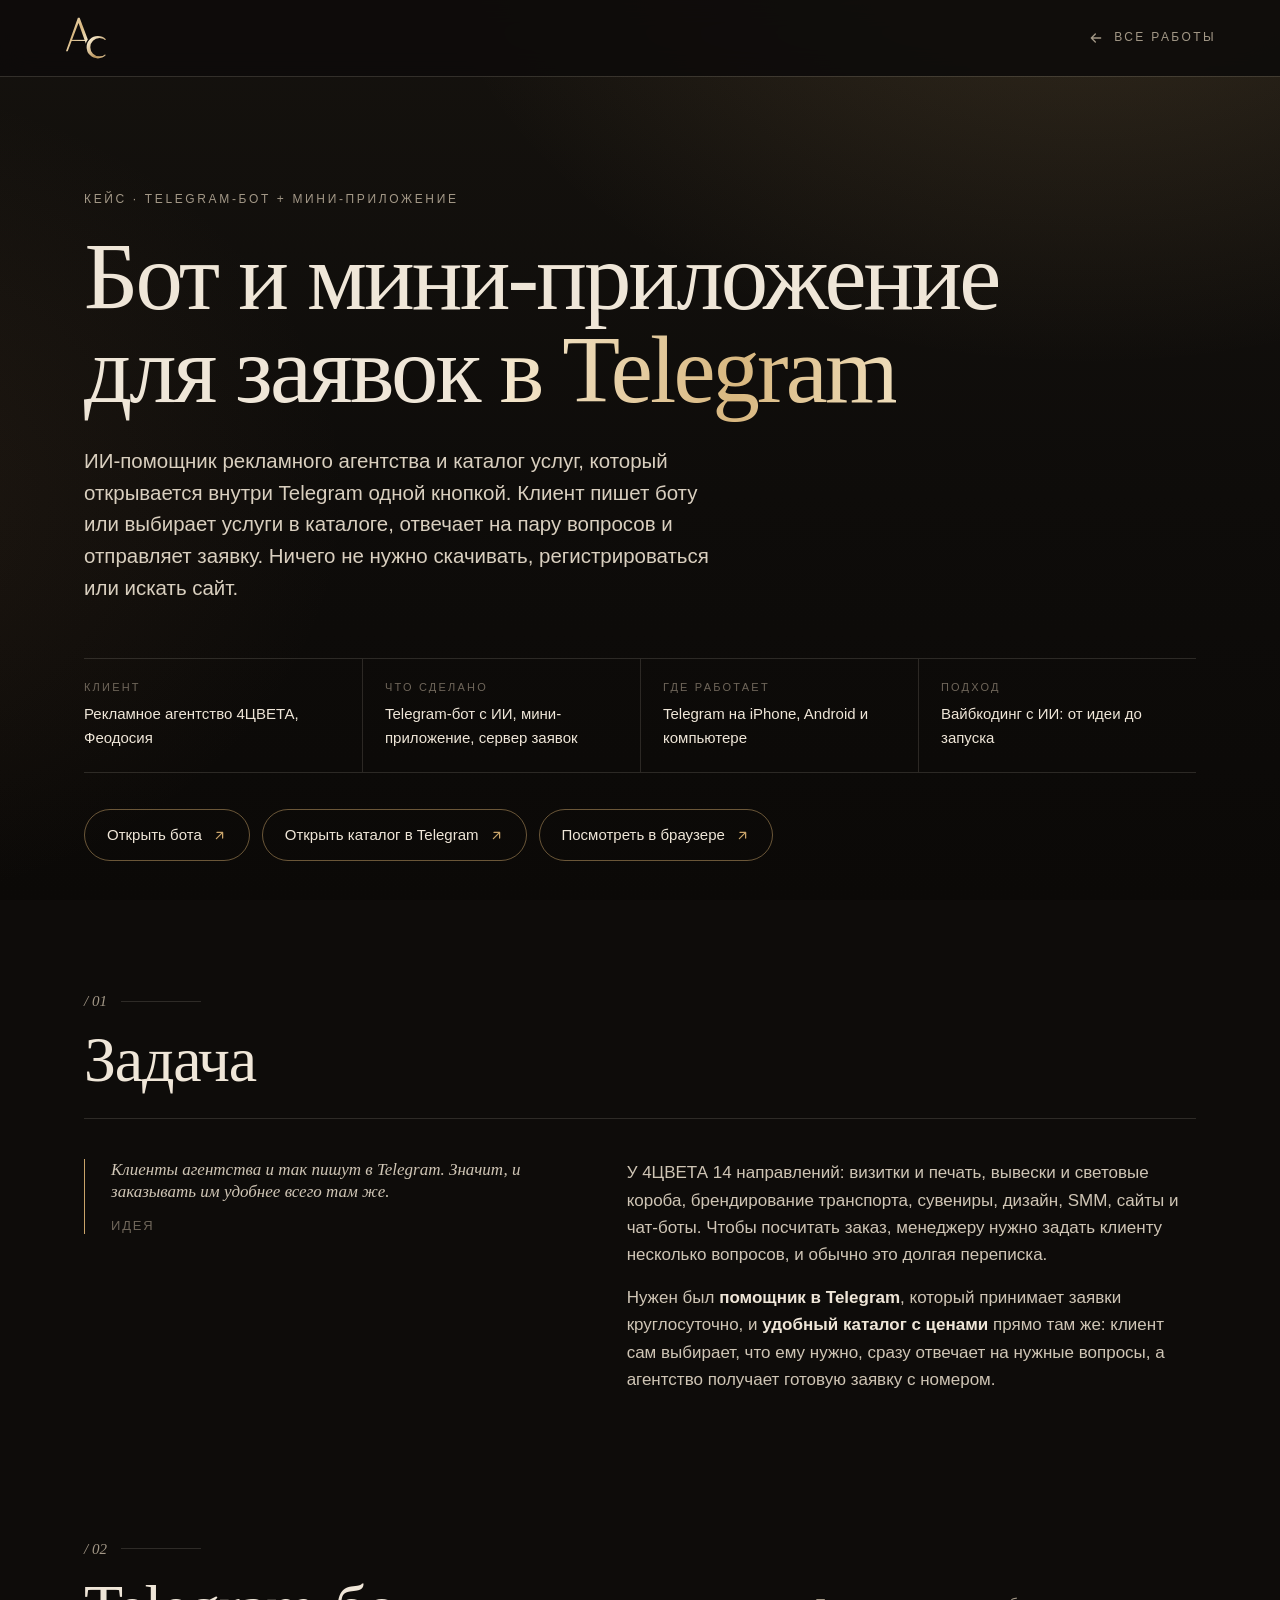
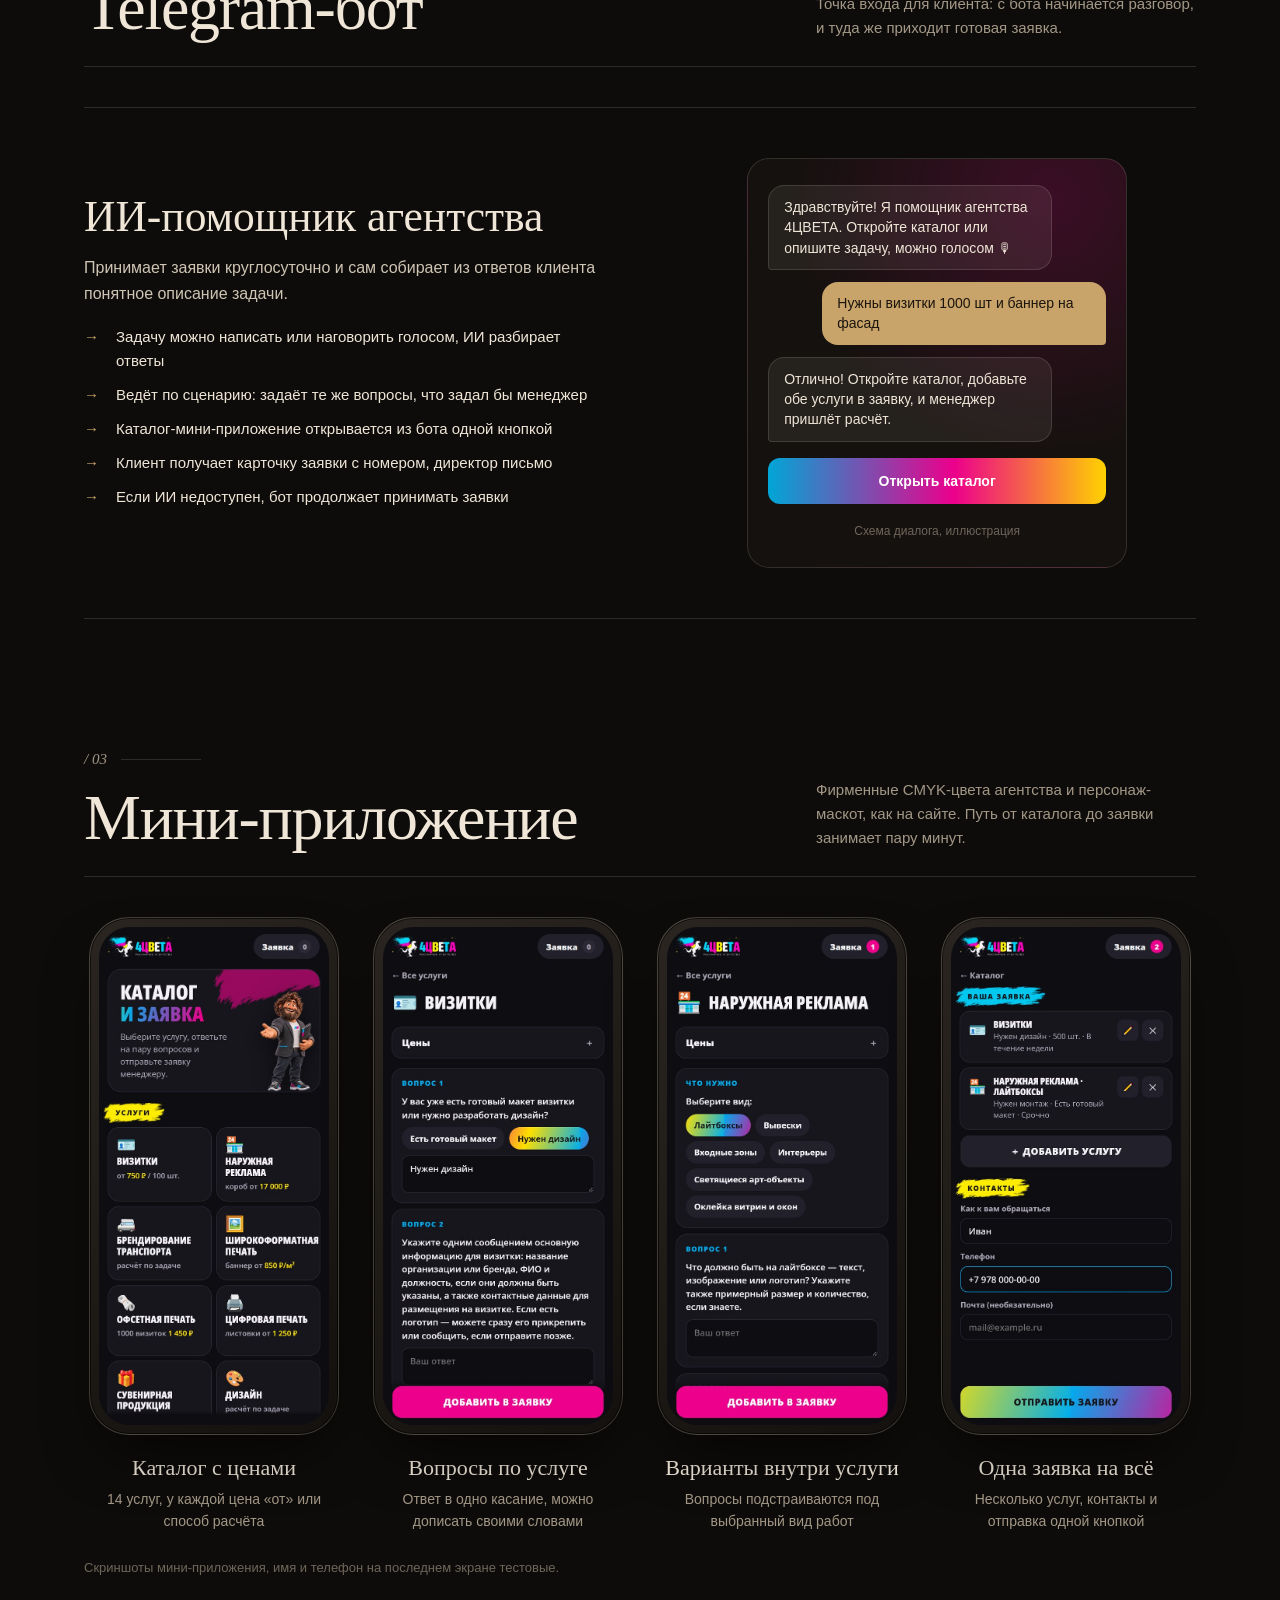
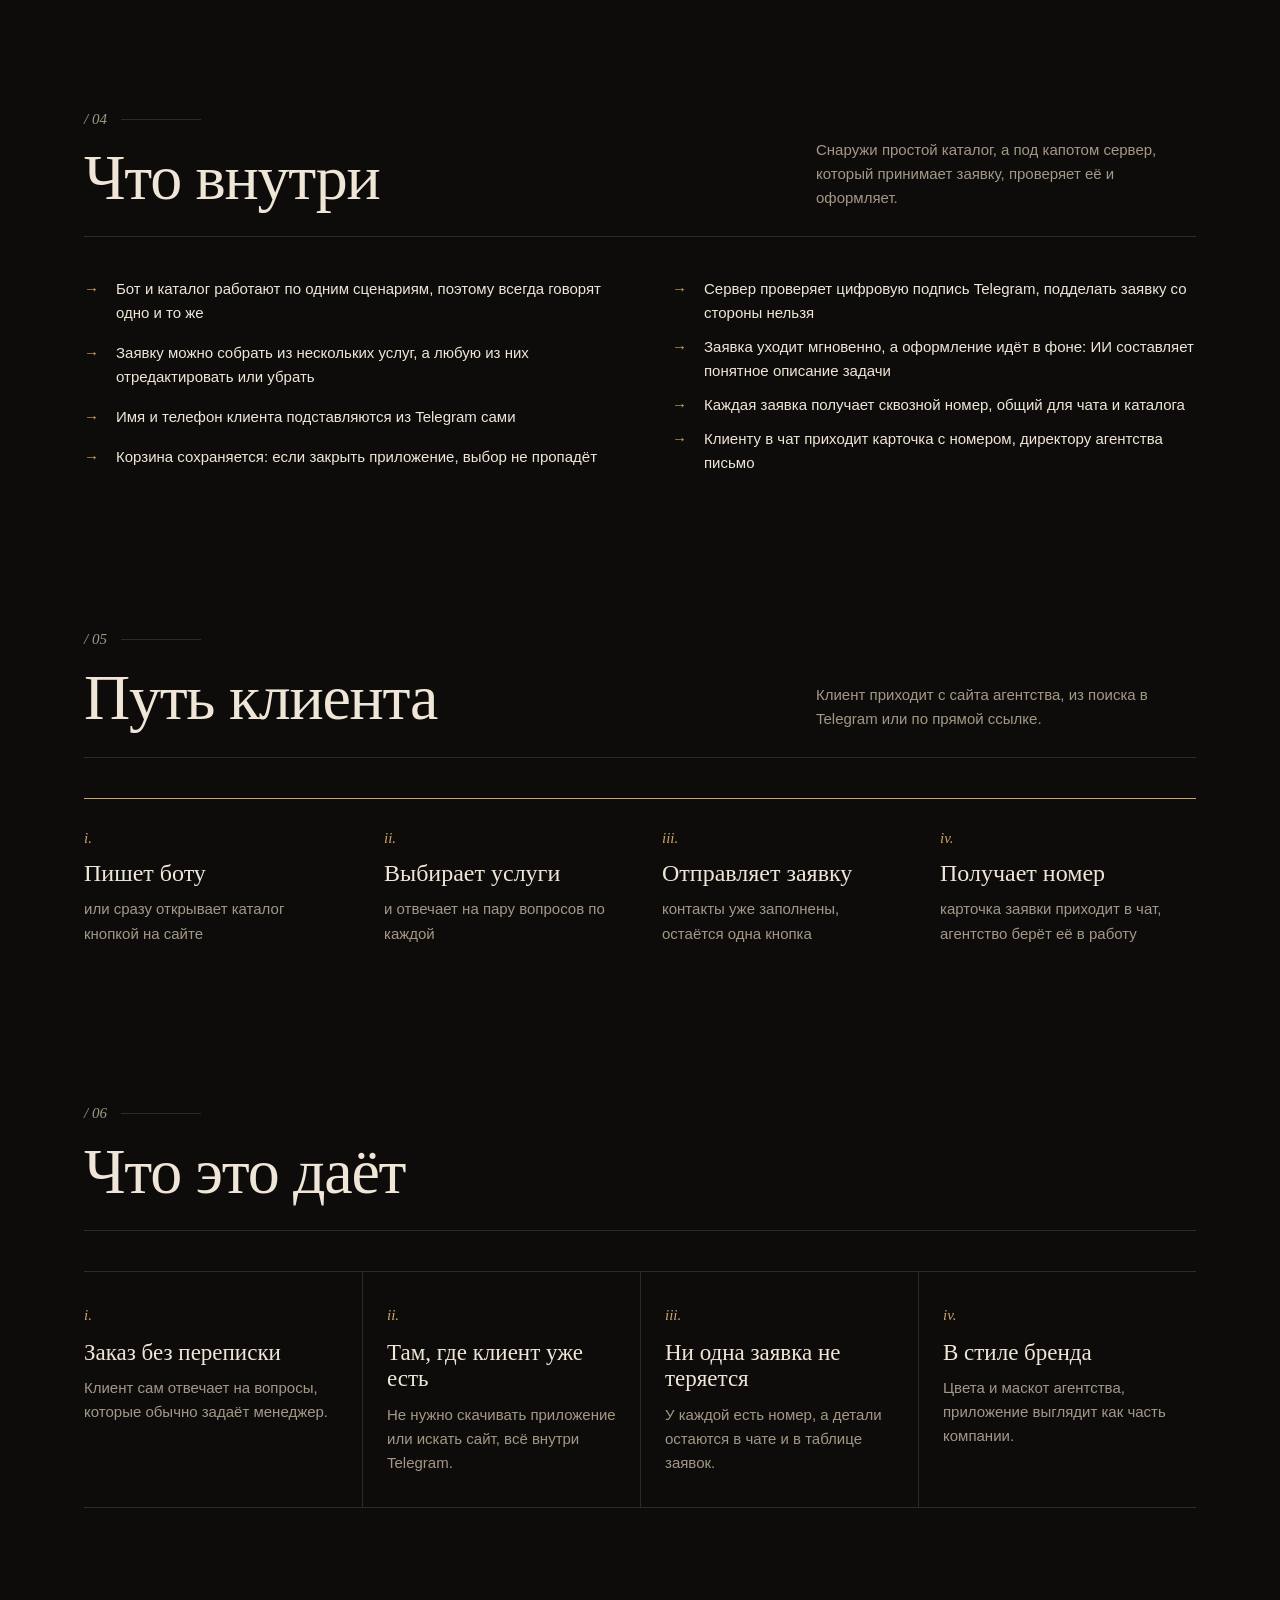
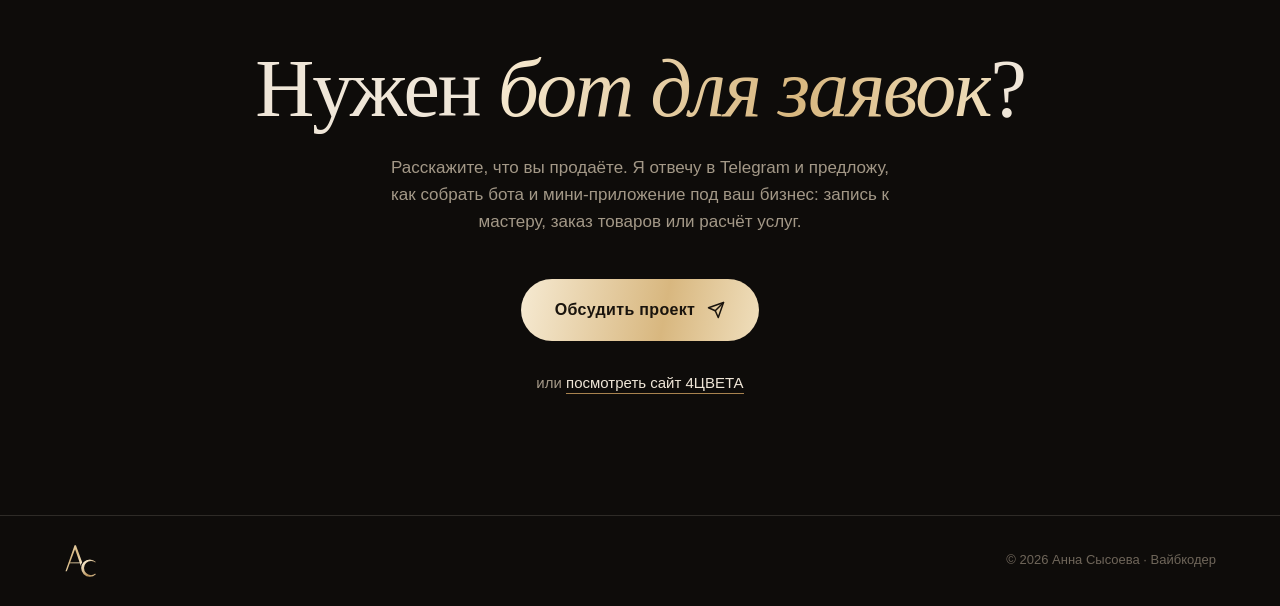
<file: cases/4cveta-app.html>
<!DOCTYPE html>
<html lang="ru">
<head>
<meta charset="UTF-8">
<meta name="viewport" content="width=device-width, initial-scale=1.0, viewport-fit=cover">
<title>Telegram-бот и мини-приложение 4ЦВЕТА - кейс Анны Сысоевой</title>
<link rel="icon" href="../img/favicon.svg?v=2" type="image/svg+xml">
<link rel="apple-touch-icon" href="../img/apple-touch-icon.png?v=2">
<meta name="description" content="Telegram-бот с ИИ и мини-приложение для рекламного агентства 4ЦВЕТА: каталог из 14 услуг с ценами, заявки голосом и текстом, номер заявки прямо в чате.">
<meta name="theme-color" content="#0e0c0a">
<script>document.documentElement.classList.add('js');</script>
<link rel="stylesheet" href="case.css?v=2">
</head>
<body>
<div class="bg" aria-hidden="true"></div>

<header class="nav">
  <a class="logo gold" href="../" aria-label="На главную"><img src="../img/logo.svg?v=2" alt="АС" width="57" height="55"></a>
  <a class="back" href="../#works">
    <svg viewBox="0 0 24 24" fill="none" stroke="currentColor" stroke-width="2" stroke-linecap="round" stroke-linejoin="round" aria-hidden="true"><path d="M19 12H5M11 18l-6-6 6-6"/></svg>
    <span>Все работы</span>
  </a>
</header>

<main class="wrap">
  <!-- Обложка -->
  <section class="hero">
    <p class="kicker reveal">Кейс · Telegram-бот + мини-приложение</p>
    <h1 class="reveal d1">Бот и мини-приложение для заявок <span class="gold">в Telegram</span></h1>
    <p class="lead reveal d2">ИИ-помощник рекламного агентства и каталог услуг, который открывается внутри Telegram одной кнопкой. Клиент пишет боту или выбирает услуги в каталоге, отвечает на пару вопросов и отправляет заявку. Ничего не нужно скачивать, регистрироваться или искать сайт.</p>
    <dl class="meta reveal d3">
      <div><dt>Клиент</dt><dd>Рекламное агентство 4ЦВЕТА, Феодосия</dd></div>
      <div><dt>Что сделано</dt><dd>Telegram-бот с ИИ, мини-приложение, сервер заявок</dd></div>
      <div><dt>Где работает</dt><dd>Telegram на iPhone, Android и компьютере</dd></div>
      <div><dt>Подход</dt><dd>Вайбкодинг с ИИ: от идеи до запуска</dd></div>
    </dl>
    <div class="demo-links reveal d3">
      <a class="demo-link" href="https://t.me/fourcolorsbot_bot" target="_blank" rel="noopener">Открыть бота<svg viewBox="0 0 24 24" fill="none" stroke="currentColor" stroke-width="2" stroke-linecap="round" stroke-linejoin="round" aria-hidden="true"><path d="M7 17 17 7M8 7h9v9"/></svg></a>
      <a class="demo-link" href="https://t.me/fourcolorsbot_bot?startapp" target="_blank" rel="noopener">Открыть каталог в Telegram<svg viewBox="0 0 24 24" fill="none" stroke="currentColor" stroke-width="2" stroke-linecap="round" stroke-linejoin="round" aria-hidden="true"><path d="M7 17 17 7M8 7h9v9"/></svg></a>
      <a class="demo-link" href="https://asysoeva44-wq.github.io/4cveta-app/" target="_blank" rel="noopener">Посмотреть в браузере<svg viewBox="0 0 24 24" fill="none" stroke="currentColor" stroke-width="2" stroke-linecap="round" stroke-linejoin="round" aria-hidden="true"><path d="M7 17 17 7M8 7h9v9"/></svg></a>
    </div>
  </section>

  <!-- Задача -->
  <section class="section">
    <div class="section-head reveal">
      <div><p class="num">/ 01</p><h2 class="h2">Задача</h2></div>
    </div>
    <div class="task">
      <p class="quote reveal">Клиенты агентства и так пишут в Telegram. Значит, и заказывать им удобнее всего там же.<small>Идея</small></p>
      <div class="reveal d1">
        <p>У 4ЦВЕТА 14 направлений: визитки и печать, вывески и световые короба, брендирование транспорта, сувениры, дизайн, SMM, сайты и чат-боты. Чтобы посчитать заказ, менеджеру нужно задать клиенту несколько вопросов, и обычно это долгая переписка.</p>
        <p>Нужен был <b>помощник в Telegram</b>, который принимает заявки круглосуточно, и <b>удобный каталог с ценами</b> прямо там же: клиент сам выбирает, что ему нужно, сразу отвечает на нужные вопросы, а агентство получает готовую заявку с номером.</p>
      </div>
    </div>
  </section>

  <!-- Бот -->
  <section class="section">
    <div class="section-head reveal">
      <div><p class="num">/ 02</p><h2 class="h2">Telegram-бот</h2></div>
      <p>Точка входа для клиента: с бота начинается разговор, и туда же приходит готовая заявка.</p>
    </div>
    <article class="part">
      <div class="part-text reveal">
        <h3>ИИ-помощник агентства</h3>
        <p>Принимает заявки круглосуточно и сам собирает из ответов клиента понятное описание задачи.</p>
        <ul class="ticks">
          <li>Задачу можно написать или наговорить голосом, ИИ разбирает ответы</li>
          <li>Ведёт по сценарию: задаёт те же вопросы, что задал бы менеджер</li>
          <li>Каталог-мини-приложение открывается из бота одной кнопкой</li>
          <li>Клиент получает карточку заявки с номером, директор письмо</li>
          <li>Если ИИ недоступен, бот продолжает принимать заявки</li>
        </ul>
      </div>
      <div class="part-media reveal d1">
        <div class="v-chat" aria-hidden="true">
          <div class="bubble b">Здравствуйте! Я помощник агентства 4ЦВЕТА. Откройте каталог или опишите задачу, можно голосом 🎙</div>
          <div class="bubble u">Нужны визитки 1000 шт и баннер на фасад</div>
          <div class="bubble b">Отлично! Откройте каталог, добавьте обе услуги в заявку, и менеджер пришлёт расчёт.</div>
          <div class="chat-btn">Открыть каталог</div>
          <p class="chat-note">Схема диалога, иллюстрация</p>
        </div>
      </div>
    </article>
  </section>

  <!-- Экраны -->
  <section class="section">
    <div class="section-head reveal">
      <div><p class="num">/ 03</p><h2 class="h2">Мини-приложение</h2></div>
      <p>Фирменные CMYK-цвета агентства и персонаж-маскот, как на сайте. Путь от каталога до заявки занимает пару минут.</p>
    </div>
    <div class="shots four">
      <div class="shot reveal">
        <figure><img src="../img/cases/4ca-1-catalog.jpg" alt="Главный экран мини-приложения: каталог услуг 4ЦВЕТА с ценами «от»" width="591" height="1279" loading="lazy"></figure>
        <figcaption><b>Каталог с ценами</b><span>14 услуг, у каждой цена «от» или способ расчёта</span></figcaption>
      </div>
      <div class="shot reveal d1">
        <figure><img src="../img/cases/4ca-2-service.jpg" alt="Экран услуги «Визитки»: таблица цен и уточняющие вопросы с вариантами ответа" width="591" height="1279" loading="lazy"></figure>
        <figcaption><b>Вопросы по услуге</b><span>Ответ в одно касание, можно дописать своими словами</span></figcaption>
      </div>
      <div class="shot reveal d2">
        <figure><img src="../img/cases/4ca-3-options.jpg" alt="Экран услуги «Наружная реклама»: выбор вида, лайтбоксы, вывески, интерьеры" width="591" height="1279" loading="lazy"></figure>
        <figcaption><b>Варианты внутри услуги</b><span>Вопросы подстраиваются под выбранный вид работ</span></figcaption>
      </div>
      <div class="shot reveal d3">
        <figure><img src="../img/cases/4ca-4-order.jpg" alt="Экран заявки: две услуги в заявке, имя и телефон, кнопка «Отправить заявку»" width="591" height="1279" loading="lazy"></figure>
        <figcaption><b>Одна заявка на всё</b><span>Несколько услуг, контакты и отправка одной кнопкой</span></figcaption>
      </div>
    </div>
    <p class="note">Скриншоты мини-приложения, имя и телефон на последнем экране тестовые.</p>
  </section>

  <!-- Что внутри -->
  <section class="section">
    <div class="section-head reveal">
      <div><p class="num">/ 04</p><h2 class="h2">Что внутри</h2></div>
      <p>Снаружи простой каталог, а под капотом сервер, который принимает заявку, проверяет её и оформляет.</p>
    </div>
    <div class="inside">
      <ul class="ticks reveal">
        <li>Бот и каталог работают по одним сценариям, поэтому всегда говорят одно и то же</li>
        <li>Заявку можно собрать из нескольких услуг, а любую из них отредактировать или убрать</li>
        <li>Имя и телефон клиента подставляются из Telegram сами</li>
        <li>Корзина сохраняется: если закрыть приложение, выбор не пропадёт</li>
      </ul>
      <ul class="ticks reveal d1">
        <li>Сервер проверяет цифровую подпись Telegram, подделать заявку со стороны нельзя</li>
        <li>Заявка уходит мгновенно, а оформление идёт в фоне: ИИ составляет понятное описание задачи</li>
        <li>Каждая заявка получает сквозной номер, общий для чата и каталога</li>
        <li>Клиенту в чат приходит карточка с номером, директору агентства письмо</li>
      </ul>
    </div>
  </section>

  <!-- Путь клиента -->
  <section class="section">
    <div class="section-head reveal">
      <div><p class="num">/ 05</p><h2 class="h2">Путь клиента</h2></div>
      <p>Клиент приходит с сайта агентства, из поиска в Telegram или по прямой ссылке.</p>
    </div>
    <ol class="path reveal">
      <li><em>i.</em><b>Пишет боту</b><span>или сразу открывает каталог кнопкой на сайте</span></li>
      <li><em>ii.</em><b>Выбирает услуги</b><span>и отвечает на пару вопросов по каждой</span></li>
      <li><em>iii.</em><b>Отправляет заявку</b><span>контакты уже заполнены, остаётся одна кнопка</span></li>
      <li><em>iv.</em><b>Получает номер</b><span>карточка заявки приходит в чат, агентство берёт её в работу</span></li>
    </ol>
  </section>

  <!-- Что это даёт -->
  <section class="section">
    <div class="section-head reveal">
      <div><p class="num">/ 06</p><h2 class="h2">Что это даёт</h2></div>
    </div>
    <div class="gains">
      <div class="gain reveal"><em>i.</em><h3>Заказ без переписки</h3><p>Клиент сам отвечает на вопросы, которые обычно задаёт менеджер.</p></div>
      <div class="gain reveal d1"><em>ii.</em><h3>Там, где клиент уже есть</h3><p>Не нужно скачивать приложение или искать сайт, всё внутри Telegram.</p></div>
      <div class="gain reveal d2"><em>iii.</em><h3>Ни одна заявка не теряется</h3><p>У каждой есть номер, а детали остаются в чате и в таблице заявок.</p></div>
      <div class="gain reveal d3"><em>iv.</em><h3>В стиле бренда</h3><p>Цвета и маскот агентства, приложение выглядит как часть компании.</p></div>
    </div>
  </section>

  <!-- Призыв -->
  <section class="final">
    <h2 class="reveal">Нужен <i class="gold">бот для заявок</i>?</h2>
    <p class="reveal d1">Расскажите, что вы продаёте. Я отвечу в Telegram и предложу, как собрать бота и мини-приложение под ваш бизнес: запись к мастеру, заказ товаров или расчёт услуг.</p>
    <div class="reveal d2">
      <a class="btn" href="https://t.me/anna_sysoevaaa" target="_blank" rel="noopener">
        Обсудить проект
        <svg viewBox="0 0 24 24" fill="none" stroke="currentColor" stroke-width="2" stroke-linecap="round" stroke-linejoin="round" aria-hidden="true"><path d="M22 2 11 13"/><path d="M22 2 15 22l-4-9-9-4 20-7Z"/></svg>
      </a>
      <span class="more">или <a href="4cveta.html">посмотреть сайт 4ЦВЕТА</a></span>
    </div>
  </section>
</main>

<footer>
  <a class="logo gold" href="../" aria-label="На главную"><img src="../img/logo.svg?v=2" alt="АС" width="57" height="55"></a>
  <span>© <span id="year"></span> Анна Сысоева · Вайбкодер</span>
</footer>

<style>
  .v-chat { width: 100%; max-width: 380px; padding: 26px 20px; border-radius: 22px; display: flex; flex-direction: column; gap: 12px;
    border: 1px solid var(--line); background: radial-gradient(circle at 80% 10%, rgba(236, 0, 140, .18), transparent 55%), #14110e; }
  .bubble { max-width: 84%; padding: 11px 15px; border-radius: 16px; font-size: 14px; line-height: 1.45; }
  .bubble.u { align-self: flex-end; background: var(--gold-2); color: #1a140d; border-bottom-right-radius: 4px; }
  .bubble.b { background: rgba(239, 230, 216, .08); border: 1px solid var(--line); border-bottom-left-radius: 4px; }
  .chat-note { margin-top: 6px; text-align: center; font-size: 12px; color: var(--dim); }
  .chat-btn { margin-top: 4px; padding: 12px; border-radius: 12px; text-align: center; font-size: 14px; font-weight: 600; color: #fff; background: linear-gradient(90deg, #00a6d6, #ec008c 55%, #ffd200); }
  .shots.four { grid-template-columns: repeat(4, 1fr); gap: 24px; }
  .shots.four .shot { max-width: 250px; }
  .inside { display: grid; grid-template-columns: 1fr 1fr; gap: clamp(24px, 5vw, 70px); }
  @media (max-width: 1000px) { .shots.four { grid-template-columns: repeat(2, 1fr); gap: 40px 24px; } }
  @media (max-width: 860px) { .inside { grid-template-columns: 1fr; } }
  @media (max-width: 520px) { .shots.four { grid-template-columns: 1fr; } }
</style>
<script>
  document.getElementById('year').textContent = new Date().getFullYear();
  const io = new IntersectionObserver(entries => {
    entries.forEach(e => { if (e.isIntersecting) { e.target.classList.add('in'); io.unobserve(e.target); } });
  }, { threshold: 0.12, rootMargin: '0px 0px -40px 0px' });
  document.querySelectorAll('.reveal').forEach(el => io.observe(el));
</script>
</body>
</html>
</file>
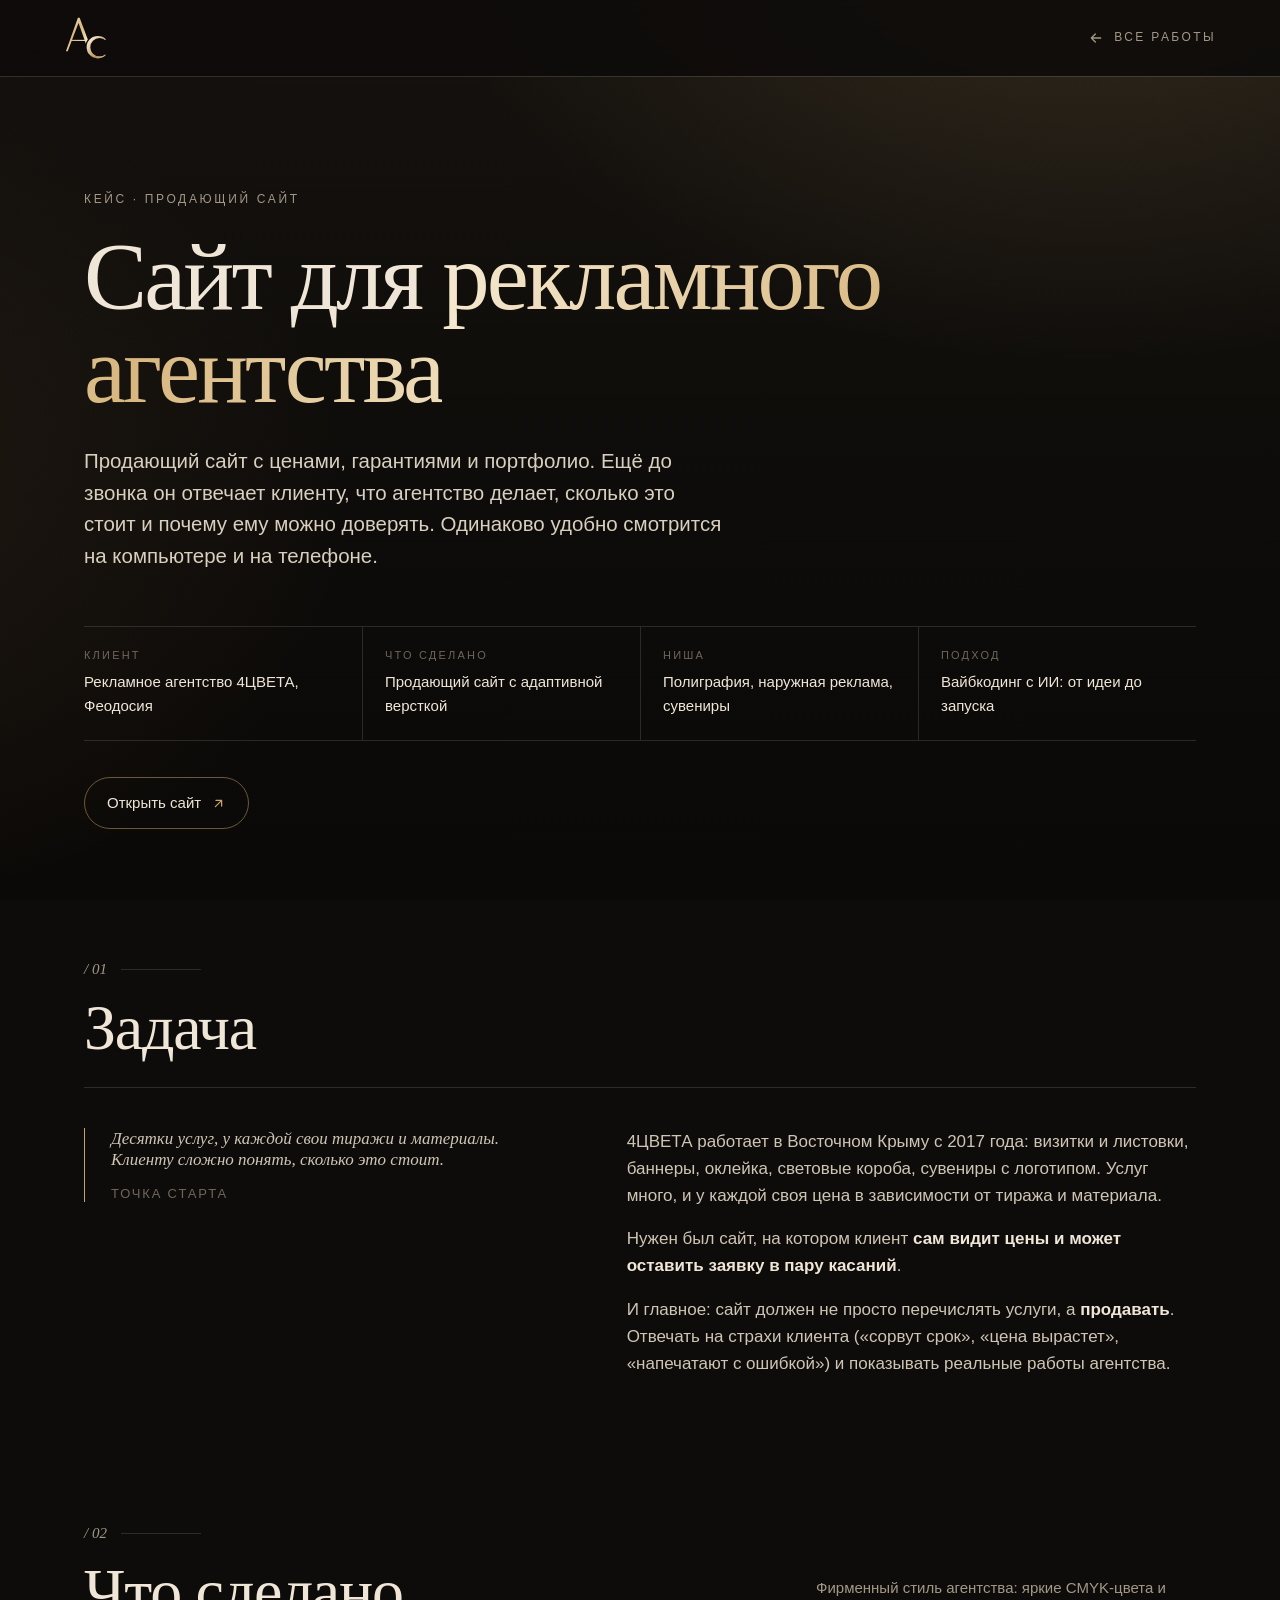
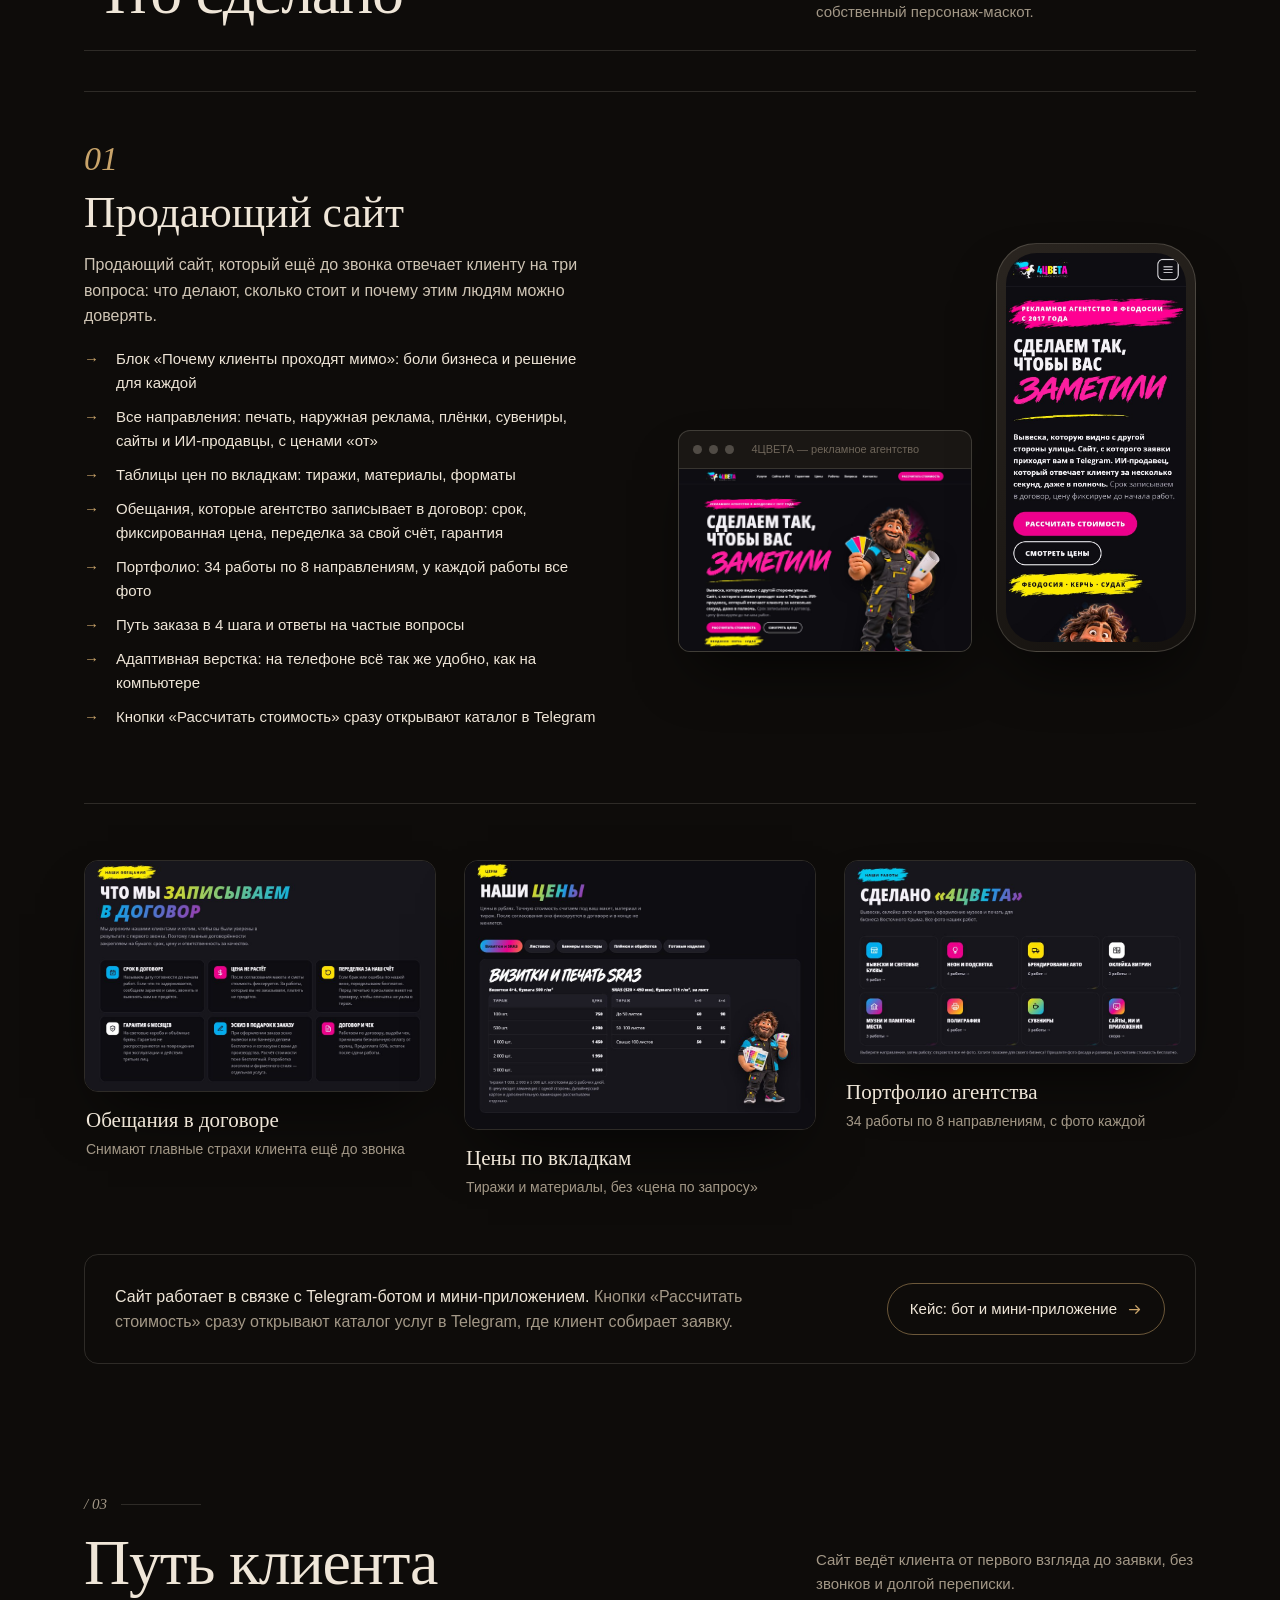
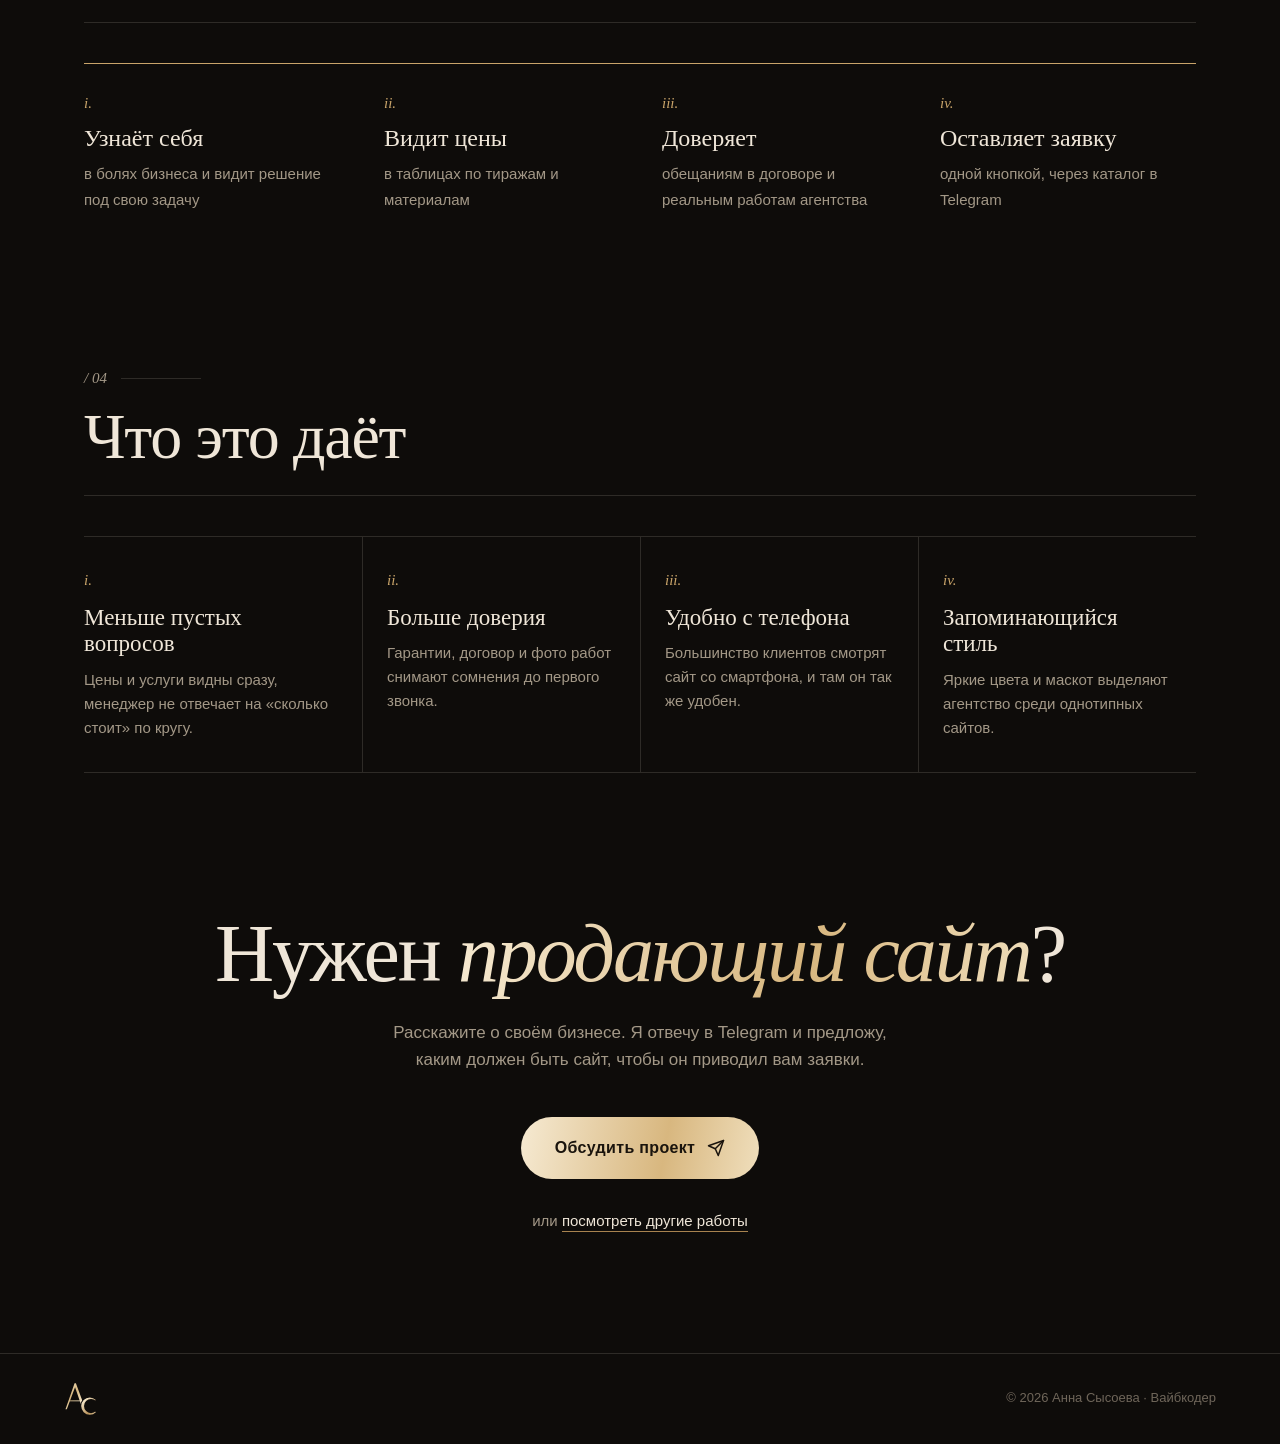
<file: cases/4cveta.html>
<!DOCTYPE html>
<html lang="ru">
<head>
<meta charset="UTF-8">
<meta name="viewport" content="width=device-width, initial-scale=1.0, viewport-fit=cover">
<title>Сайт для рекламного агентства 4ЦВЕТА - кейс Анны Сысоевой</title>
<link rel="icon" href="../img/favicon.svg?v=2" type="image/svg+xml">
<link rel="apple-touch-icon" href="../img/apple-touch-icon.png?v=2">
<meta name="description" content="Продающий сайт для рекламного агентства 4ЦВЕТА: цены по вкладкам, обещания в договоре, портфолио из 34 работ и адаптивная версия для телефона.">
<meta name="theme-color" content="#0e0c0a">
<script>document.documentElement.classList.add('js');</script>
<link rel="stylesheet" href="case.css?v=2">
</head>
<body>
<div class="bg" aria-hidden="true"></div>

<header class="nav">
  <a class="logo gold" href="../" aria-label="На главную"><img src="../img/logo.svg?v=2" alt="АС" width="57" height="55"></a>
  <a class="back" href="../#works">
    <svg viewBox="0 0 24 24" fill="none" stroke="currentColor" stroke-width="2" stroke-linecap="round" stroke-linejoin="round" aria-hidden="true"><path d="M19 12H5M11 18l-6-6 6-6"/></svg>
    <span>Все работы</span>
  </a>
</header>

<main class="wrap">
  <!-- Обложка -->
  <section class="hero">
    <p class="kicker reveal">Кейс · Продающий сайт</p>
    <h1 class="reveal d1">Сайт для <span class="gold">рекламного агентства</span></h1>
    <p class="lead reveal d2">Продающий сайт с ценами, гарантиями и портфолио. Ещё до звонка он отвечает клиенту, что агентство делает, сколько это стоит и почему ему можно доверять. Одинаково удобно смотрится на компьютере и на телефоне.</p>
    <dl class="meta reveal d3">
      <div><dt>Клиент</dt><dd>Рекламное агентство 4ЦВЕТА, Феодосия</dd></div>
      <div><dt>Что сделано</dt><dd>Продающий сайт с адаптивной версткой</dd></div>
      <div><dt>Ниша</dt><dd>Полиграфия, наружная реклама, сувениры</dd></div>
      <div><dt>Подход</dt><dd>Вайбкодинг с ИИ: от идеи до запуска</dd></div>
    </dl>
    <div class="demo-links reveal d3">
      <a class="demo-link" href="https://asysoeva44-wq.github.io/4cveta-site/" target="_blank" rel="noopener">Открыть сайт<svg viewBox="0 0 24 24" fill="none" stroke="currentColor" stroke-width="2" stroke-linecap="round" stroke-linejoin="round" aria-hidden="true"><path d="M7 17 17 7M8 7h9v9"/></svg></a>
    </div>
  </section>

  <!-- Задача -->
  <section class="section">
    <div class="section-head reveal">
      <div><p class="num">/ 01</p><h2 class="h2">Задача</h2></div>
    </div>
    <div class="task">
      <p class="quote reveal">Десятки услуг, у каждой свои тиражи и материалы. Клиенту сложно понять, сколько это стоит.<small>Точка старта</small></p>
      <div class="reveal d1">
        <p>4ЦВЕТА работает в Восточном Крыму с 2017 года: визитки и листовки, баннеры, оклейка, световые короба, сувениры с логотипом. Услуг много, и у каждой своя цена в зависимости от тиража и материала.</p>
        <p>Нужен был сайт, на котором клиент <b>сам видит цены и может оставить заявку в пару касаний</b>.</p>
        <p>И главное: сайт должен не просто перечислять услуги, а <b>продавать</b>. Отвечать на страхи клиента («сорвут срок», «цена вырастет», «напечатают с ошибкой») и показывать реальные работы агентства.</p>
      </div>
    </div>
  </section>

  <!-- Что сделано -->
  <section class="section">
    <div class="section-head reveal">
      <div><p class="num">/ 02</p><h2 class="h2">Что сделано</h2></div>
      <p>Фирменный стиль агентства: яркие CMYK-цвета и собственный персонаж-маскот.</p>
    </div>

    <article class="part">
      <div class="part-text reveal">
        <span class="step-n">01</span>
        <h3>Продающий сайт</h3>
        <p>Продающий сайт, который ещё до звонка отвечает клиенту на три вопроса: что делают, сколько стоит и почему этим людям можно доверять.</p>
        <ul class="ticks">
          <li>Блок «Почему клиенты проходят мимо»: боли бизнеса и решение для каждой</li>
          <li>Все направления: печать, наружная реклама, плёнки, сувениры, сайты и ИИ-продавцы, с ценами «от»</li>
          <li>Таблицы цен по вкладкам: тиражи, материалы, форматы</li>
          <li>Обещания, которые агентство записывает в договор: срок, фиксированная цена, переделка за свой счёт, гарантия</li>
          <li>Портфолио: 34 работы по 8 направлениям, у каждой работы все фото</li>
          <li>Путь заказа в 4 шага и ответы на частые вопросы</li>
          <li>Адаптивная верстка: на телефоне всё так же удобно, как на компьютере</li>
          <li>Кнопки «Рассчитать стоимость» сразу открывают каталог в Telegram</li>
        </ul>
      </div>
      <div class="part-media reveal d1">
        <figure class="browser">
          <div class="browser-bar"><i></i><i></i><i></i><span>4ЦВЕТА — рекламное агентство</span></div>
          <img src="../img/cases/4c-site-desktop.jpg?v=3" alt="Главный экран сайта агентства 4ЦВЕТА: «Сделаем так, чтобы вас заметили», персонаж-маскот и кнопка «Рассчитать стоимость»" width="1200" height="750" loading="lazy">
        </figure>
        <figure class="phone-fr small"><img src="../img/cases/4c-site-mobile.jpg?v=3" alt="Мобильная версия сайта 4ЦВЕТА" width="591" height="1279" loading="lazy"></figure>
      </div>
    </article>

    <div class="site-blocks">
      <figure class="reveal">
        <div class="sb-img"><img src="../img/cases/4c-guarantees.jpg" alt="Блок сайта «Что мы записываем в договор»: срок, цена не растёт, переделка за наш счёт, гарантия 6 месяцев, эскиз в подарок, договор и чек" width="960" height="630" loading="lazy"></div>
        <figcaption><b>Обещания в договоре</b><span>Снимают главные страхи клиента ещё до звонка</span></figcaption>
      </figure>
      <figure class="reveal d1">
        <div class="sb-img"><img src="../img/cases/4c-prices.jpg" alt="Блок сайта «Наши цены»: вкладки и таблицы цен на визитки и печать SRA3" width="960" height="735" loading="lazy"></div>
        <figcaption><b>Цены по вкладкам</b><span>Тиражи и материалы, без «цена по запросу»</span></figcaption>
      </figure>
      <figure class="reveal d2">
        <div class="sb-img"><img src="../img/cases/4c-works.jpg" alt="Блок сайта «Сделано 4ЦВЕТА»: 8 направлений работ, от вывесок до музеев" width="960" height="555" loading="lazy"></div>
        <figcaption><b>Портфолио агентства</b><span>34 работы по 8 направлениям, с фото каждой</span></figcaption>
      </figure>
    </div>

    <div class="related reveal">
      <p><b>Сайт работает в связке с Telegram-ботом и мини-приложением.</b> Кнопки «Рассчитать стоимость» сразу открывают каталог услуг в Telegram, где клиент собирает заявку.</p>
      <a class="demo-link" href="4cveta-app.html">Кейс: бот и мини-приложение<svg viewBox="0 0 24 24" fill="none" stroke="currentColor" stroke-width="2" stroke-linecap="round" stroke-linejoin="round" aria-hidden="true"><path d="M4 12h16M14 6l6 6-6 6"/></svg></a>
    </div>
  </section>

  <!-- Путь клиента -->
  <section class="section">
    <div class="section-head reveal">
      <div><p class="num">/ 03</p><h2 class="h2">Путь клиента</h2></div>
      <p>Сайт ведёт клиента от первого взгляда до заявки, без звонков и долгой переписки.</p>
    </div>
    <ol class="path reveal">
      <li><em>i.</em><b>Узнаёт себя</b><span>в болях бизнеса и видит решение под свою задачу</span></li>
      <li><em>ii.</em><b>Видит цены</b><span>в таблицах по тиражам и материалам</span></li>
      <li><em>iii.</em><b>Доверяет</b><span>обещаниям в договоре и реальным работам агентства</span></li>
      <li><em>iv.</em><b>Оставляет заявку</b><span>одной кнопкой, через каталог в Telegram</span></li>
    </ol>
  </section>

  <!-- Что это даёт -->
  <section class="section">
    <div class="section-head reveal">
      <div><p class="num">/ 04</p><h2 class="h2">Что это даёт</h2></div>
    </div>
    <div class="gains">
      <div class="gain reveal"><em>i.</em><h3>Меньше пустых вопросов</h3><p>Цены и услуги видны сразу, менеджер не отвечает на «сколько стоит» по кругу.</p></div>
      <div class="gain reveal d1"><em>ii.</em><h3>Больше доверия</h3><p>Гарантии, договор и фото работ снимают сомнения до первого звонка.</p></div>
      <div class="gain reveal d2"><em>iii.</em><h3>Удобно с телефона</h3><p>Большинство клиентов смотрят сайт со смартфона, и там он так же удобен.</p></div>
      <div class="gain reveal d3"><em>iv.</em><h3>Запоминающийся стиль</h3><p>Яркие цвета и маскот выделяют агентство среди однотипных сайтов.</p></div>
    </div>
  </section>

  <!-- Призыв -->
  <section class="final">
    <h2 class="reveal">Нужен <i class="gold">продающий сайт</i>?</h2>
    <p class="reveal d1">Расскажите о своём бизнесе. Я отвечу в Telegram и предложу, каким должен быть сайт, чтобы он приводил вам заявки.</p>
    <div class="reveal d2">
      <a class="btn" href="https://t.me/anna_sysoevaaa" target="_blank" rel="noopener">
        Обсудить проект
        <svg viewBox="0 0 24 24" fill="none" stroke="currentColor" stroke-width="2" stroke-linecap="round" stroke-linejoin="round" aria-hidden="true"><path d="M22 2 11 13"/><path d="M22 2 15 22l-4-9-9-4 20-7Z"/></svg>
      </a>
      <span class="more">или <a href="../#works">посмотреть другие работы</a></span>
    </div>
  </section>
</main>

<footer>
  <a class="logo gold" href="../" aria-label="На главную"><img src="../img/logo.svg?v=2" alt="АС" width="57" height="55"></a>
  <span>© <span id="year"></span> Анна Сысоева · Вайбкодер</span>
</footer>

<style>
  .v-chat {
    width: 100%; max-width: 380px; padding: 26px 20px; border-radius: 22px; display: flex; flex-direction: column; gap: 12px;
    border: 1px solid var(--line); background: radial-gradient(circle at 80% 10%, rgba(236, 0, 140, .18), transparent 55%), #14110e;
  }
  .bubble { max-width: 84%; padding: 11px 15px; border-radius: 16px; font-size: 14px; line-height: 1.45; }
  .bubble.u { align-self: flex-end; background: var(--gold-2); color: #1a140d; border-bottom-right-radius: 4px; }
  .bubble.b { background: rgba(239, 230, 216, .08); border: 1px solid var(--line); border-bottom-left-radius: 4px; }
  .related { margin-top: 56px; padding: 28px 30px; border: 1px solid var(--line); border-radius: 14px; display: flex; gap: 24px; align-items: center; justify-content: space-between; flex-wrap: wrap; }
  .related p { max-width: 640px; color: var(--muted); line-height: 1.6; }
  .related p b { color: var(--cream); font-weight: 500; }
  .site-blocks { display: grid; grid-template-columns: repeat(3, 1fr); gap: 28px; margin-top: 56px; align-items: start; }
  .site-blocks .sb-img { border-radius: 14px; overflow: hidden; border: 1px solid var(--line); box-shadow: 0 30px 60px -24px rgba(0,0,0,.7); }
  .site-blocks img { display: block; width: 100%; height: auto; }
  .site-blocks figcaption { padding: 16px 2px 0; }
  .site-blocks figcaption b { display: block; font-family: var(--serif); font-weight: 400; font-size: 21px; line-height: 1.2; }
  .site-blocks figcaption span { display: block; margin-top: 5px; font-size: 14px; color: var(--muted); }
  @media (max-width: 860px) { .site-blocks { grid-template-columns: 1fr; gap: 36px; } }
  .chat-note { margin-top: 6px; text-align: center; font-size: 12px; color: var(--dim); }
  .chat-btn { margin-top: 4px; padding: 12px; border-radius: 12px; text-align: center; font-size: 14px; font-weight: 600; color: #fff;
    background: linear-gradient(90deg, #00a6d6, #ec008c 55%, #ffd200); }
</style>
<script>
  document.getElementById('year').textContent = new Date().getFullYear();
  const io = new IntersectionObserver(entries => {
    entries.forEach(e => { if (e.isIntersecting) { e.target.classList.add('in'); io.unobserve(e.target); } });
  }, { threshold: 0.12, rootMargin: '0px 0px -40px 0px' });
  document.querySelectorAll('.reveal').forEach(el => io.observe(el));
</script>
</body>
</html>
</file>
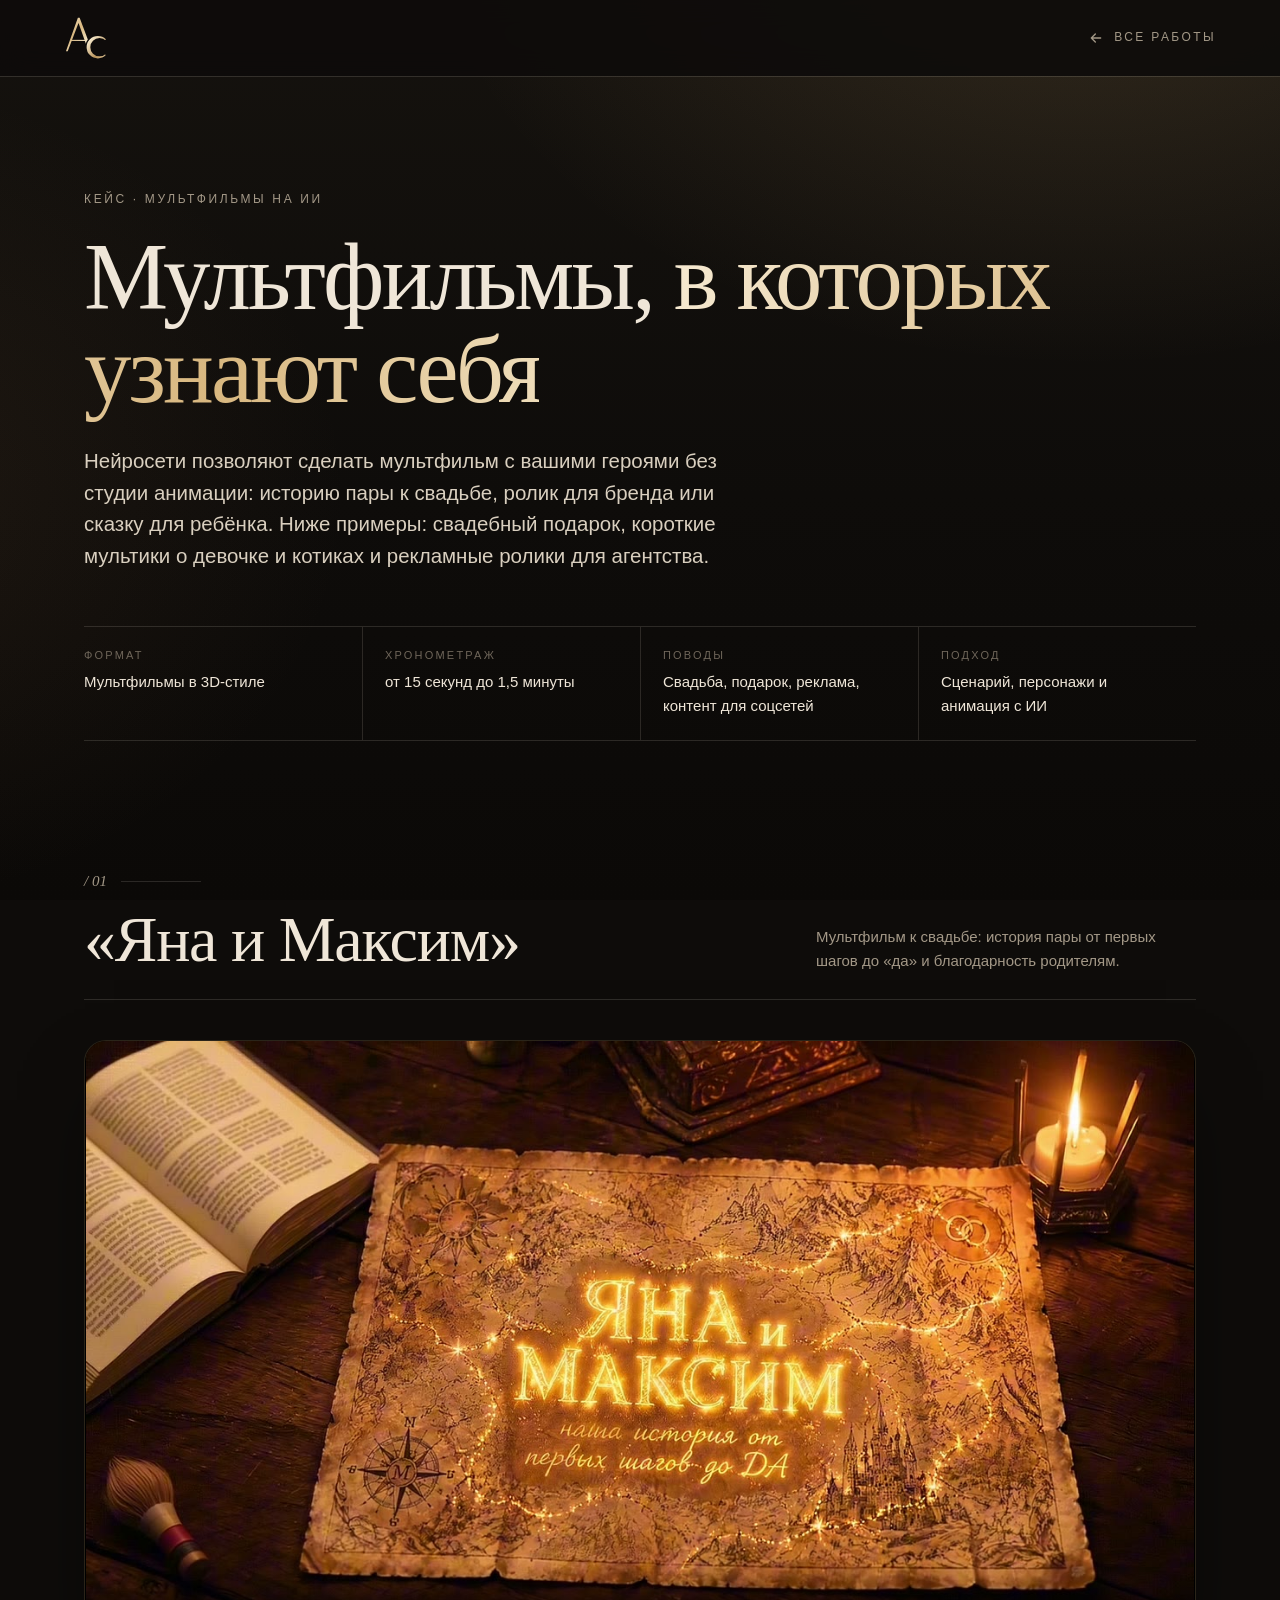
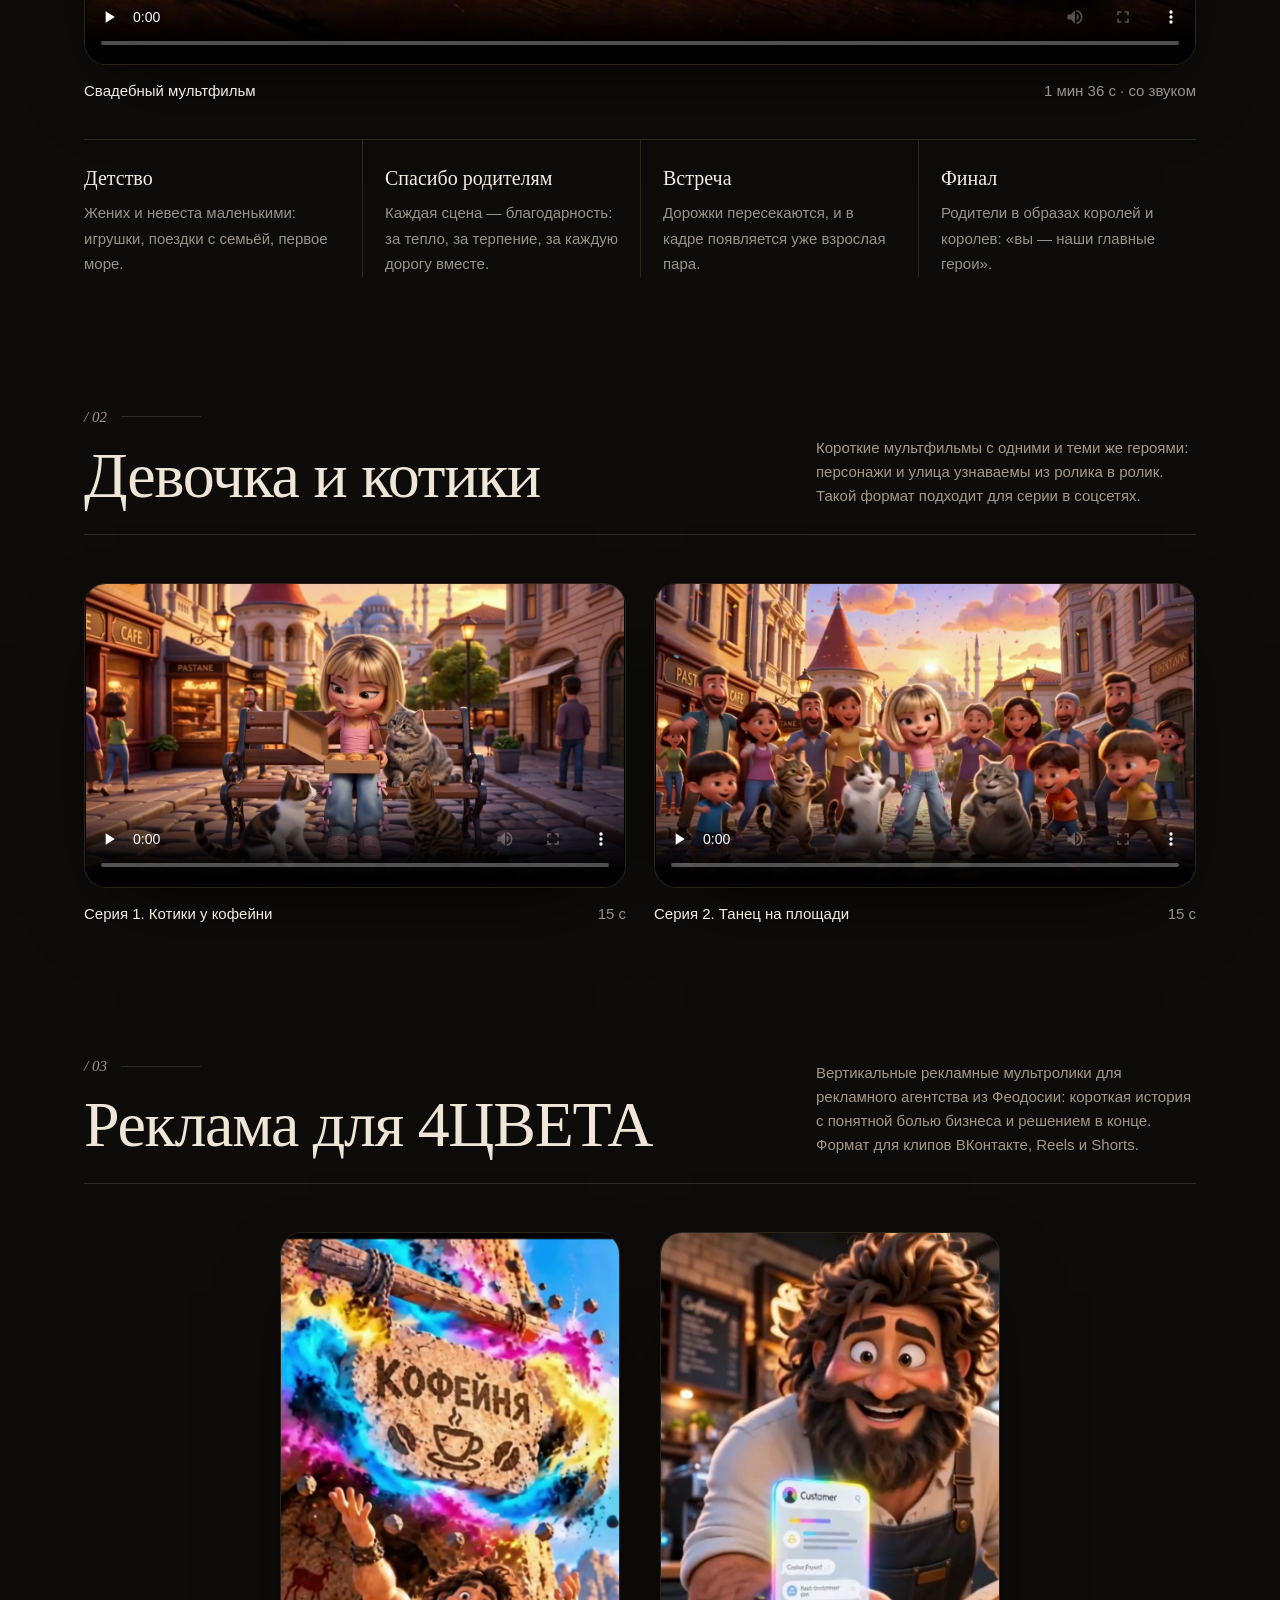
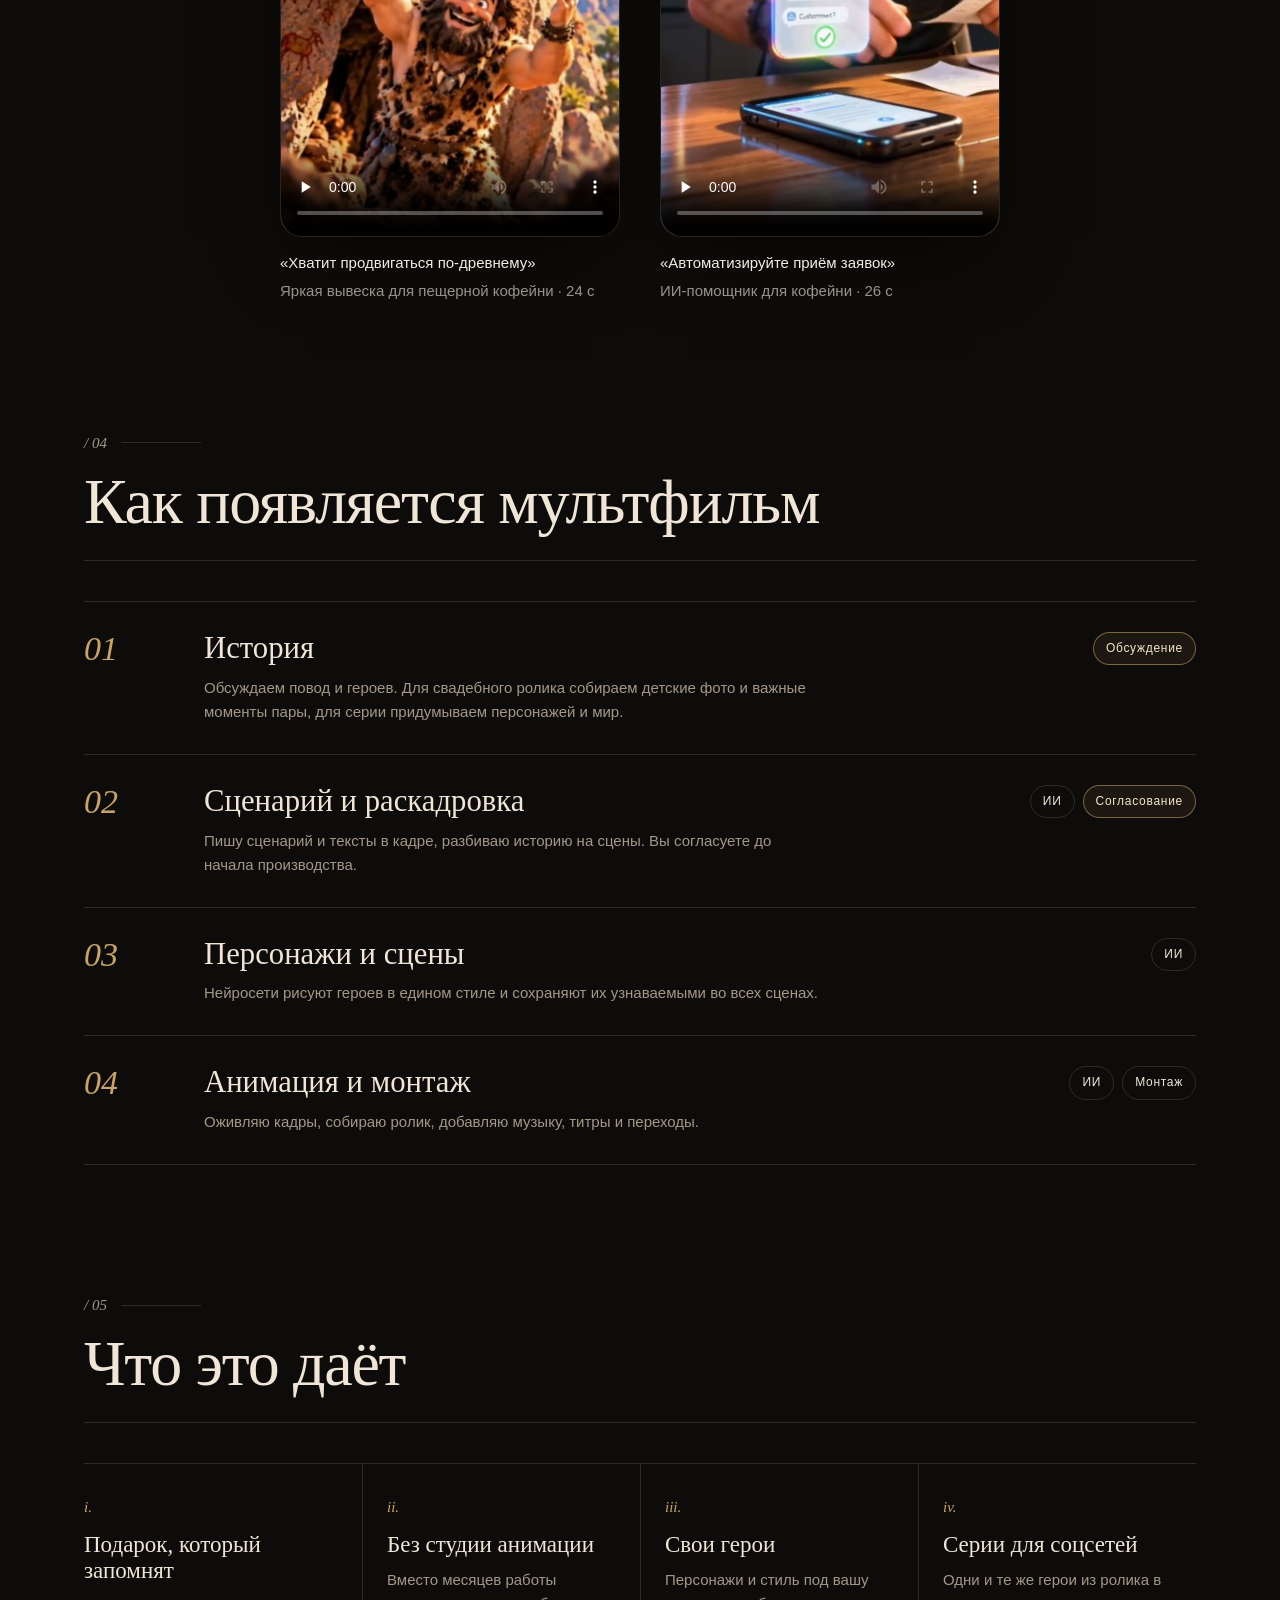
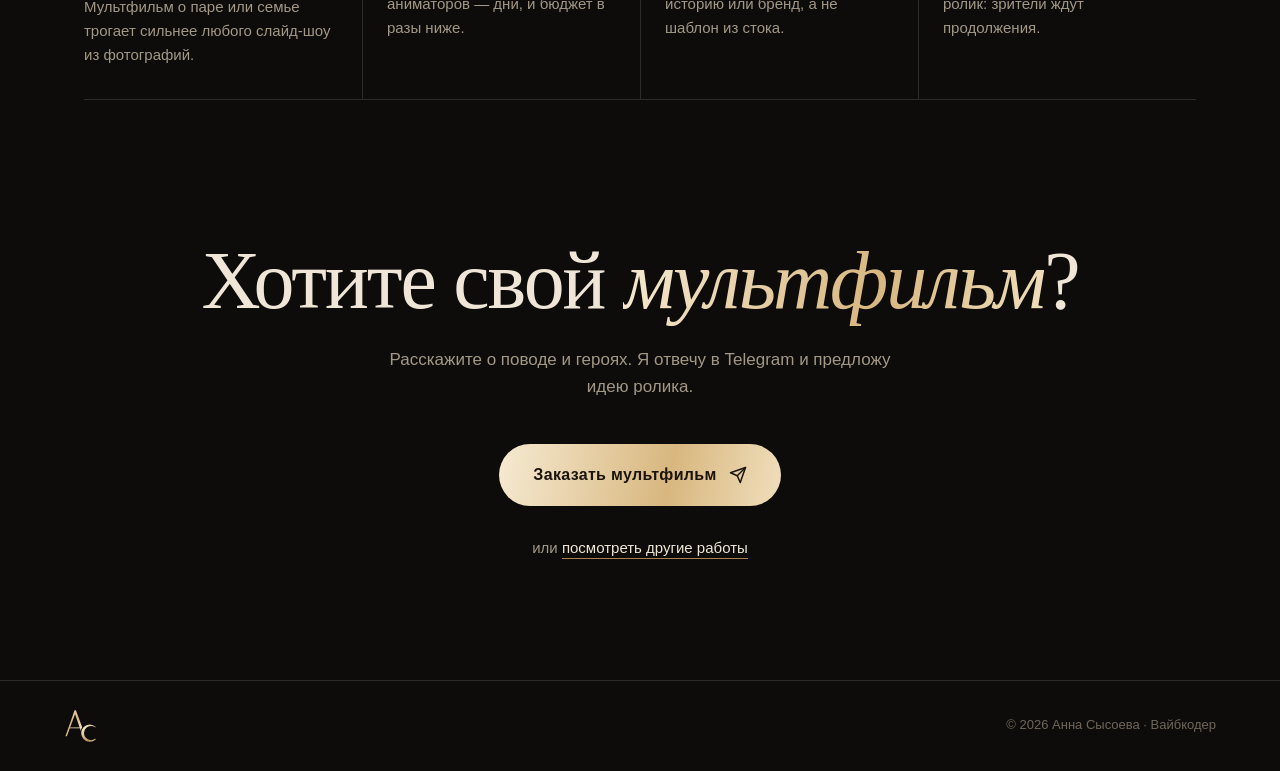
<file: cases/cartoons.html>
<!DOCTYPE html>
<html lang="ru">
<head>
<meta charset="UTF-8">
<meta name="viewport" content="width=device-width, initial-scale=1.0, viewport-fit=cover">
<title>Мультфильмы на ИИ — кейс Анны Сысоевой</title>
<link rel="icon" href="../img/favicon.svg?v=2" type="image/svg+xml">
<link rel="apple-touch-icon" href="../img/apple-touch-icon.png?v=2">
<meta name="description" content="Мультфильмы, созданные с помощью нейросетей: свадебная история пары, короткие мультики о девочке и котиках и рекламные мультролики для агентства 4ЦВЕТА.">
<meta name="theme-color" content="#0e0c0a">
<script>document.documentElement.classList.add('js');</script>
<link rel="stylesheet" href="case.css?v=2">
<style>
  .film { margin-top: 8px; }
  .film video { display: block; width: 100%; height: auto; aspect-ratio: 16 / 9; background: #000; border-radius: 22px; border: 1px solid rgba(232, 200, 140, .18); box-shadow: 0 30px 80px -30px rgba(0, 0, 0, .8); }
  .film figcaption { display: flex; justify-content: space-between; gap: 16px; flex-wrap: wrap; margin-top: 14px; color: rgba(243, 236, 225, .6); font-size: 15px; }
  .film figcaption b { color: #f3ece1; font-weight: 500; }
  .films-v { display: grid; grid-template-columns: repeat(2, minmax(0, 340px)); gap: 40px; justify-content: center; }
  .film.vert video { aspect-ratio: 9 / 16; object-fit: cover; }
  .film.vert figcaption { flex-direction: column; gap: 4px; }
  .films-2 { display: grid; grid-template-columns: 1fr 1fr; gap: 28px; }
  .story { display: grid; grid-template-columns: repeat(4, 1fr); gap: 0; margin-top: 36px; border-top: 1px solid rgba(232, 200, 140, .14); }
  .story li { list-style: none; padding: 22px 22px 0 0; }
  .story li + li { padding-left: 22px; border-left: 1px solid rgba(232, 200, 140, .14); }
  .story b { display: block; font-family: var(--serif, Georgia, serif); font-size: 20px; font-weight: 400; margin-bottom: 6px; color: #f3ece1; }
  .story span { color: rgba(243, 236, 225, .6); font-size: 15px; line-height: 1.55; }
  @media (max-width: 900px) {
    .films-2 { grid-template-columns: 1fr; }
    .films-v { gap: 20px; }
    .story { grid-template-columns: 1fr 1fr; }
    .story li:nth-child(3) { padding-left: 0; border-left: 0; }
  }
  @media (max-width: 560px) {
    .films-v { grid-template-columns: minmax(0, 340px); }
    .story { grid-template-columns: 1fr; }
    .story li, .story li + li { padding-left: 0; border-left: 0; }
    .film video { border-radius: 16px; }
  }
</style>
</head>
<body>
<div class="bg" aria-hidden="true"></div>

<header class="nav">
  <a class="logo gold" href="../" aria-label="На главную"><img src="../img/logo.svg?v=2" alt="АС" width="57" height="55"></a>
  <a class="back" href="../#works">
    <svg viewBox="0 0 24 24" fill="none" stroke="currentColor" stroke-width="2" stroke-linecap="round" stroke-linejoin="round" aria-hidden="true"><path d="M19 12H5M11 18l-6-6 6-6"/></svg>
    <span>Все работы</span>
  </a>
</header>

<main class="wrap">
  <section class="hero">
    <p class="kicker reveal">Кейс · Мультфильмы на ИИ</p>
    <h1 class="reveal d1">Мультфильмы, <span class="gold">в которых узнают себя</span></h1>
    <p class="lead reveal d2">Нейросети позволяют сделать мультфильм с вашими героями без студии анимации: историю пары к свадьбе, ролик для бренда или сказку для ребёнка. Ниже примеры: свадебный подарок, короткие мультики о девочке и котиках и рекламные ролики для агентства.</p>
    <dl class="meta reveal d3">
      <div><dt>Формат</dt><dd>Мультфильмы в 3D-стиле</dd></div>
      <div><dt>Хронометраж</dt><dd>от 15 секунд до 1,5 минуты</dd></div>
      <div><dt>Поводы</dt><dd>Свадьба, подарок, реклама, контент для соцсетей</dd></div>
      <div><dt>Подход</dt><dd>Сценарий, персонажи и анимация с ИИ</dd></div>
    </dl>
  </section>

  <!-- Свадебный -->
  <section class="section">
    <div class="section-head reveal">
      <div><p class="num">/ 01</p><h2 class="h2">«Яна и Максим»</h2></div>
      <p>Мультфильм к свадьбе: история пары от первых шагов до «да» и благодарность родителям.</p>
    </div>
    <figure class="film reveal">
      <video controls preload="none" playsinline poster="../img/cases/wedding.jpg" width="1280" height="720">
        <source src="../media/wedding.mp4" type="video/mp4">
      </video>
      <figcaption><b>Свадебный мультфильм</b><span>1 мин 36 с · со звуком</span></figcaption>
    </figure>
    <ol class="story">
      <li class="reveal"><b>Детство</b><span>Жених и невеста маленькими: игрушки, поездки с семьёй, первое море.</span></li>
      <li class="reveal d1"><b>Спасибо родителям</b><span>Каждая сцена — благодарность: за тепло, за терпение, за каждую дорогу вместе.</span></li>
      <li class="reveal d2"><b>Встреча</b><span>Дорожки пересекаются, и в кадре появляется уже взрослая пара.</span></li>
      <li class="reveal d3"><b>Финал</b><span>Родители в образах королей и королев: «вы — наши главные герои».</span></li>
    </ol>
  </section>

  <!-- Котики -->
  <section class="section">
    <div class="section-head reveal">
      <div><p class="num">/ 02</p><h2 class="h2">Девочка и котики</h2></div>
      <p>Короткие мультфильмы с одними и теми же героями: персонажи и улица узнаваемы из ролика в ролик. Такой формат подходит для серии в соцсетях.</p>
    </div>
    <div class="films-2">
      <figure class="film reveal">
        <video controls preload="none" playsinline poster="../img/cases/cats-1.jpg" width="1280" height="720">
          <source src="../media/cats-1.mp4" type="video/mp4">
        </video>
        <figcaption><b>Серия 1. Котики у кофейни</b><span>15 с</span></figcaption>
      </figure>
      <figure class="film reveal d1">
        <video controls preload="none" playsinline poster="../img/cases/cats-2.jpg" width="1280" height="720">
          <source src="../media/cats-2.mp4" type="video/mp4">
        </video>
        <figcaption><b>Серия 2. Танец на площади</b><span>15 с</span></figcaption>
      </figure>
    </div>
  </section>

  <!-- Реклама 4ЦВЕТА -->
  <section class="section">
    <div class="section-head reveal">
      <div><p class="num">/ 03</p><h2 class="h2">Реклама для 4ЦВЕТА</h2></div>
      <p>Вертикальные рекламные мультролики для рекламного агентства из Феодосии: короткая история с понятной болью бизнеса и решением в конце. Формат для клипов ВКонтакте, Reels и Shorts.</p>
    </div>
    <div class="films-v">
      <figure class="film vert reveal">
        <video controls preload="none" playsinline poster="../img/cases/4c-ad-1.jpg" width="720" height="1280">
          <source src="../media/4c-ad-1.mp4" type="video/mp4">
        </video>
        <figcaption><b>«Хватит продвигаться по-древнему»</b><span>Яркая вывеска для пещерной кофейни · 24 с</span></figcaption>
      </figure>
      <figure class="film vert reveal d1">
        <video controls preload="none" playsinline poster="../img/cases/4c-ad-2.jpg" width="720" height="1254">
          <source src="../media/4c-ad-2.mp4" type="video/mp4">
        </video>
        <figcaption><b>«Автоматизируйте приём заявок»</b><span>ИИ-помощник для кофейни · 26 с</span></figcaption>
      </figure>
    </div>
  </section>

  <!-- Как работаю -->
  <section class="section">
    <div class="section-head reveal">
      <div><p class="num">/ 04</p><h2 class="h2">Как появляется мультфильм</h2></div>
    </div>
    <ol class="flow">
      <li class="step reveal">
        <span class="step-n">01</span>
        <div><h3>История</h3><p>Обсуждаем повод и героев. Для свадебного ролика собираем детские фото и важные моменты пары, для серии придумываем персонажей и мир.</p></div>
        <div class="tools"><span class="tool me">Обсуждение</span></div>
      </li>
      <li class="step reveal">
        <span class="step-n">02</span>
        <div><h3>Сценарий и раскадровка</h3><p>Пишу сценарий и тексты в кадре, разбиваю историю на сцены. Вы согласуете до начала производства.</p></div>
        <div class="tools"><span class="tool">ИИ</span><span class="tool me">Согласование</span></div>
      </li>
      <li class="step reveal">
        <span class="step-n">03</span>
        <div><h3>Персонажи и сцены</h3><p>Нейросети рисуют героев в едином стиле и сохраняют их узнаваемыми во всех сценах.</p></div>
        <div class="tools"><span class="tool">ИИ</span></div>
      </li>
      <li class="step reveal">
        <span class="step-n">04</span>
        <div><h3>Анимация и монтаж</h3><p>Оживляю кадры, собираю ролик, добавляю музыку, титры и переходы.</p></div>
        <div class="tools"><span class="tool">ИИ</span><span class="tool">Монтаж</span></div>
      </li>
    </ol>
  </section>

  <section class="section">
    <div class="section-head reveal">
      <div><p class="num">/ 05</p><h2 class="h2">Что это даёт</h2></div>
    </div>
    <div class="gains">
      <div class="gain reveal"><em>i.</em><h3>Подарок, который запомнят</h3><p>Мультфильм о паре или семье трогает сильнее любого слайд-шоу из фотографий.</p></div>
      <div class="gain reveal d1"><em>ii.</em><h3>Без студии анимации</h3><p>Вместо месяцев работы аниматоров — дни, и бюджет в разы ниже.</p></div>
      <div class="gain reveal d2"><em>iii.</em><h3>Свои герои</h3><p>Персонажи и стиль под вашу историю или бренд, а не шаблон из стока.</p></div>
      <div class="gain reveal d3"><em>iv.</em><h3>Серии для соцсетей</h3><p>Одни и те же герои из ролика в ролик: зрители ждут продолжения.</p></div>
    </div>
  </section>

  <section class="final">
    <h2 class="reveal">Хотите свой <i class="gold">мультфильм</i>?</h2>
    <p class="reveal d1">Расскажите о поводе и героях. Я отвечу в Telegram и предложу идею ролика.</p>
    <div class="reveal d2">
      <a class="btn" href="https://t.me/anna_sysoevaaa" target="_blank" rel="noopener">
        Заказать мультфильм
        <svg viewBox="0 0 24 24" fill="none" stroke="currentColor" stroke-width="2" stroke-linecap="round" stroke-linejoin="round" aria-hidden="true"><path d="M22 2 11 13"/><path d="M22 2 15 22l-4-9-9-4 20-7Z"/></svg>
      </a>
      <span class="more">или <a href="../#works">посмотреть другие работы</a></span>
    </div>
  </section>
</main>

<footer>
  <a class="logo gold" href="../" aria-label="На главную"><img src="../img/logo.svg?v=2" alt="АС" width="57" height="55"></a>
  <span>© <span id="year"></span> Анна Сысоева · Вайбкодер</span>
</footer>

<script>
  document.getElementById('year').textContent = new Date().getFullYear();
  const io = new IntersectionObserver(entries => {
    entries.forEach(e => { if (e.isIntersecting) { e.target.classList.add('in'); io.unobserve(e.target); } });
  }, { threshold: 0.12, rootMargin: '0px 0px -40px 0px' });
  document.querySelectorAll('.reveal').forEach(el => io.observe(el));
  // одновременно играет только одно видео
  const vids = document.querySelectorAll('video');
  vids.forEach(v => v.addEventListener('play', () => vids.forEach(o => { if (o !== v) o.pause(); })));
</script>
</body>
</html>
</file>
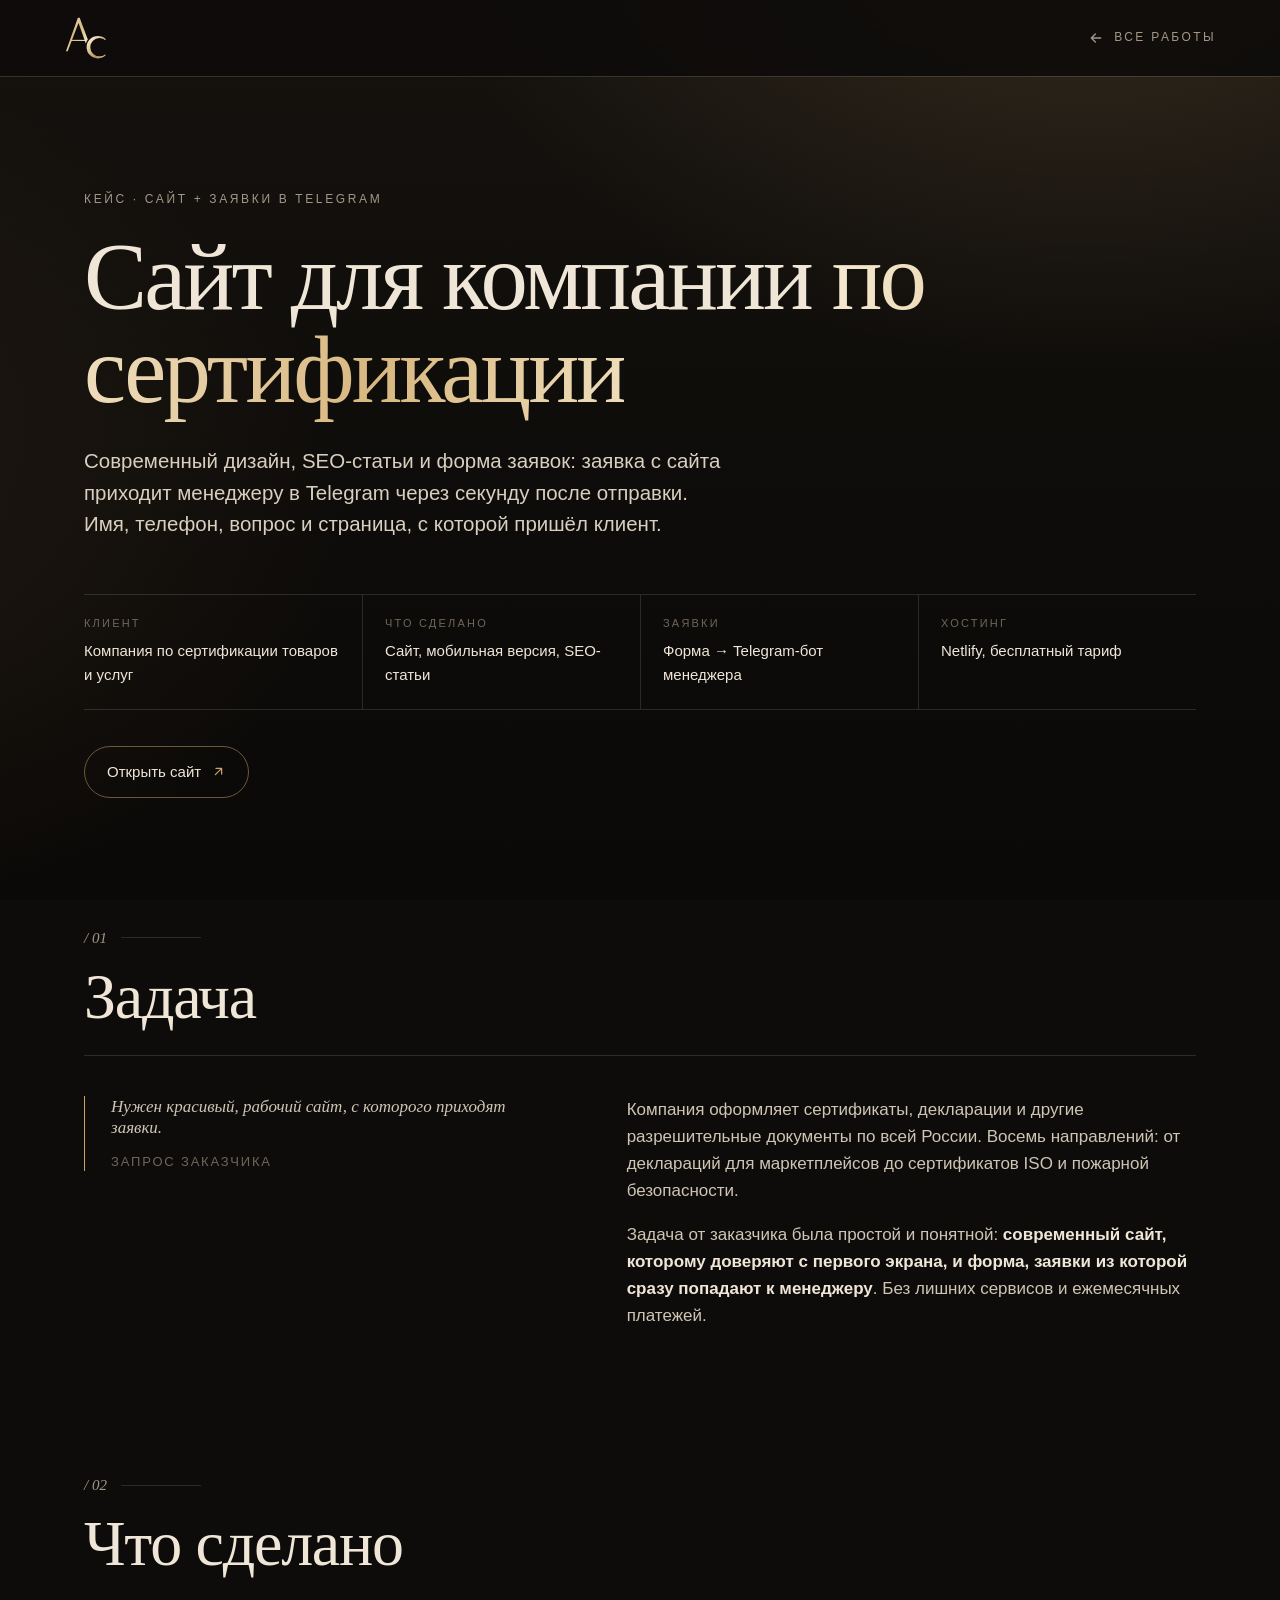
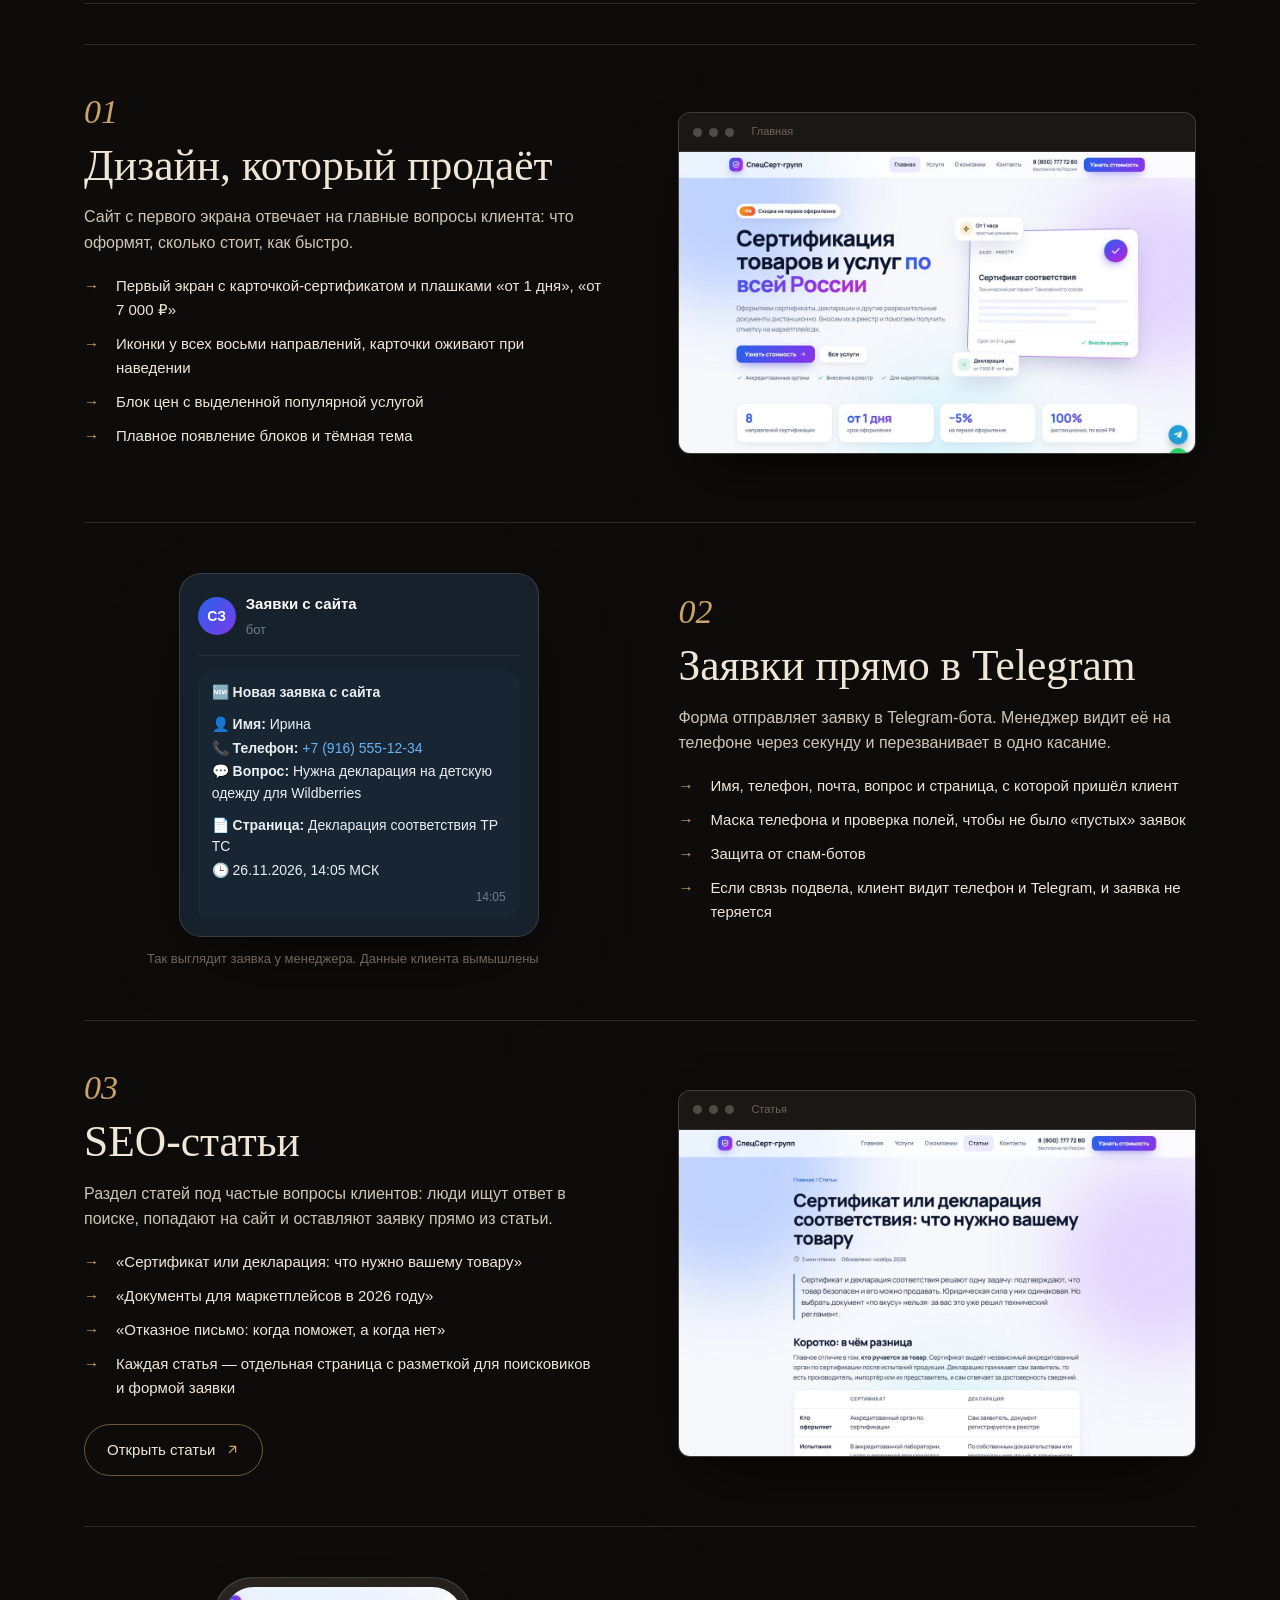
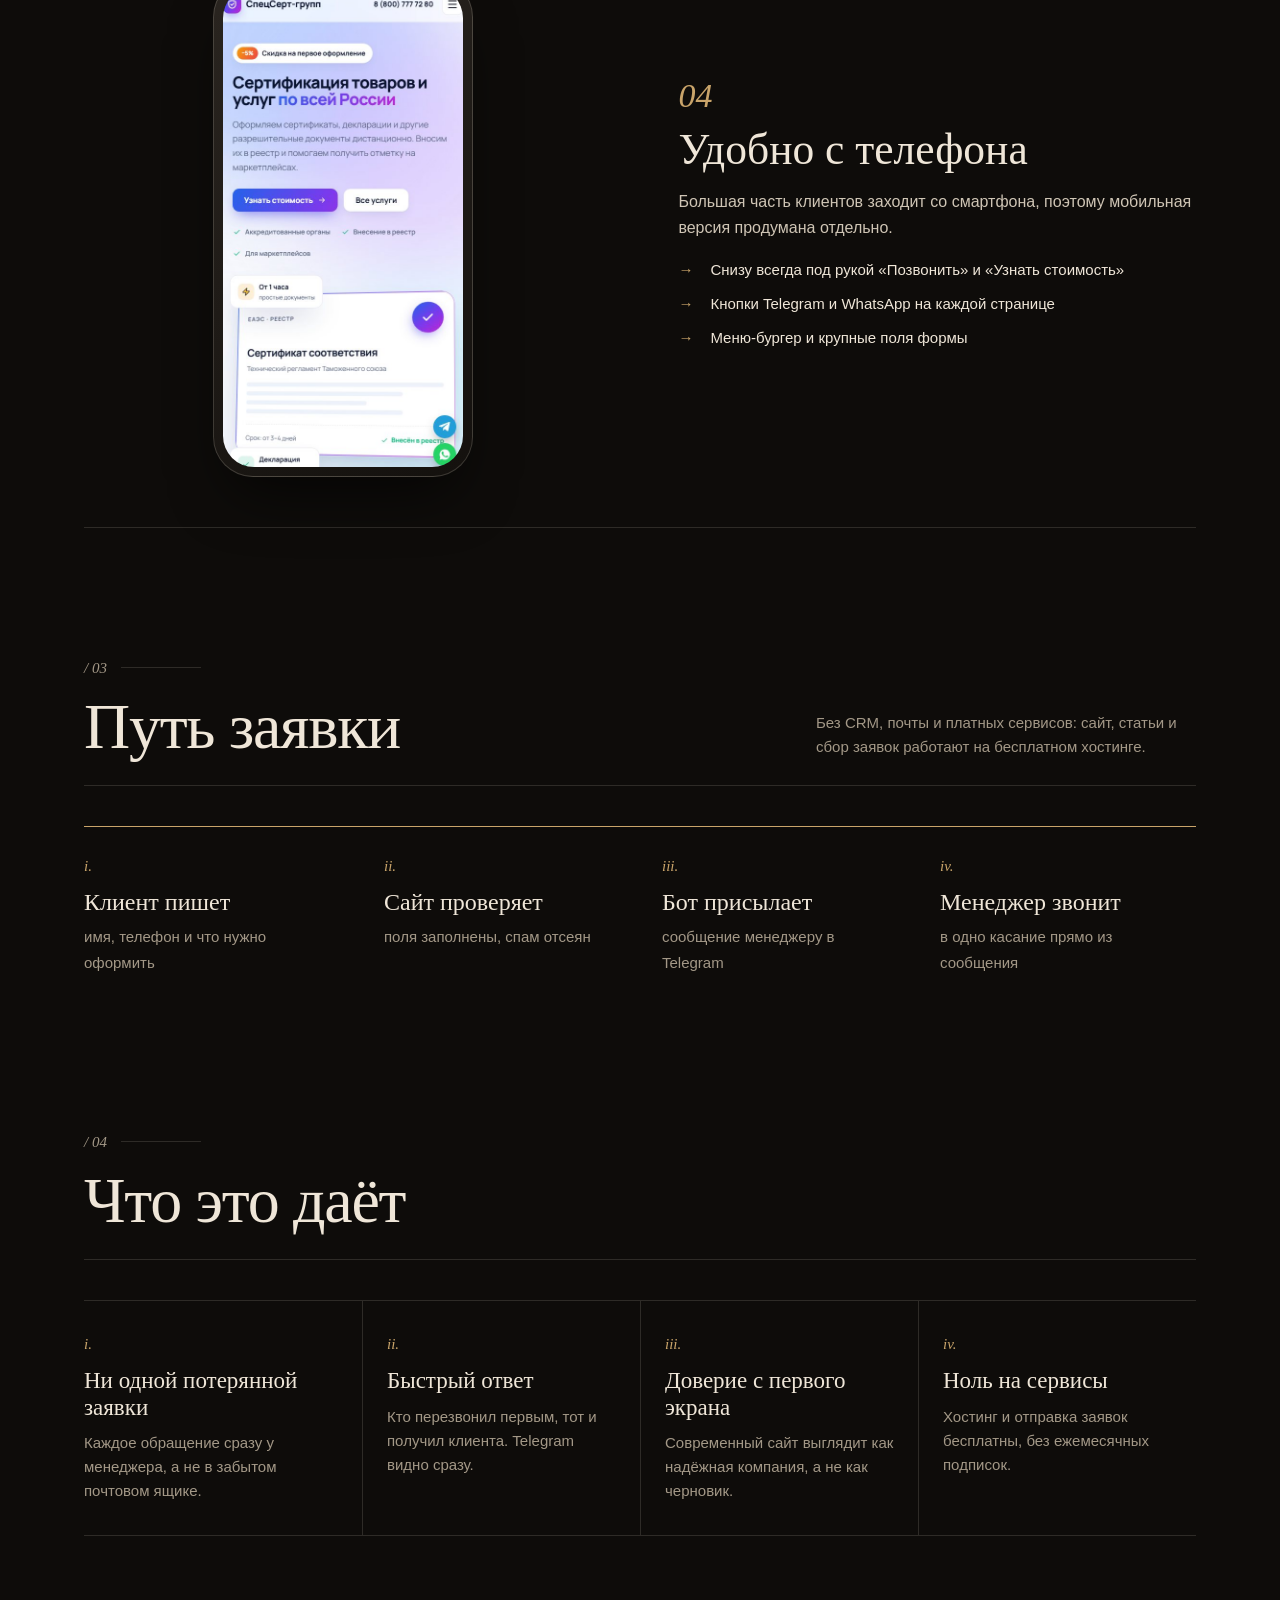
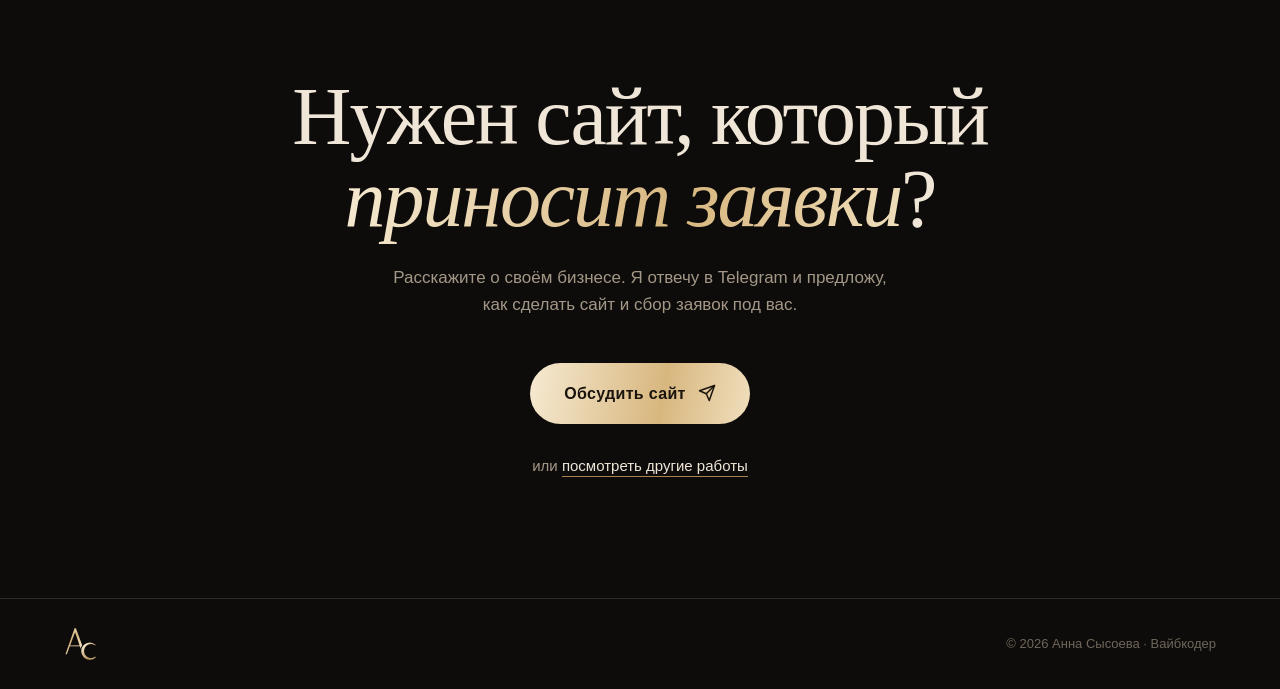
<file: cases/certification-site.html>
<!DOCTYPE html>
<html lang="ru">
<head>
<meta charset="UTF-8">
<meta name="viewport" content="width=device-width, initial-scale=1.0, viewport-fit=cover">
<title>Сайт для компании по сертификации — кейс Анны Сысоевой</title>
<link rel="icon" href="../img/favicon.svg?v=2" type="image/svg+xml">
<link rel="apple-touch-icon" href="../img/apple-touch-icon.png?v=2">
<meta name="description" content="Сайт компании по сертификации товаров и сбор заявок прямо в Telegram: менеджер получает имя, телефон и вопрос клиента через секунду после отправки формы.">
<meta name="theme-color" content="#0e0c0a">
<script>document.documentElement.classList.add('js');</script>
<link rel="stylesheet" href="case.css?v=2">
<style>
  .ba { display: grid; grid-template-columns: 1fr 1fr; gap: 28px; }
  .ba figure { margin: 0; }
  .ba .browser img { display: block; width: 100%; height: auto; }
  .ba figcaption { display: flex; align-items: center; gap: 10px; margin-top: 14px; color: var(--muted); font-size: 15px; }
  .ba figcaption b { font-family: var(--serif); font-style: italic; font-weight: 400; color: var(--gold-2); font-size: 20px; }
  .wide { margin: 0; }
  .wide img { display: block; width: 100%; height: auto; border-radius: 18px; border: 1px solid var(--line); }
  .v-tg { max-width: 360px; margin-left: auto; background: #17212b; border-radius: 22px; padding: 18px; border: 1px solid var(--line); box-shadow: 0 30px 80px -30px rgba(0,0,0,.8); font-family: var(--sans); }
  .v-tg .tg-head { display: flex; align-items: center; gap: 10px; padding-bottom: 14px; margin-bottom: 14px; border-bottom: 1px solid rgba(255,255,255,.08); }
  .v-tg .tg-ava { width: 38px; height: 38px; border-radius: 50%; background: linear-gradient(135deg,#2563eb,#7c3aed); display: grid; place-items: center; color: #fff; font-weight: 700; font-size: 14px; }
  .v-tg .tg-head b { display: block; color: #fff; font-size: 15px; font-weight: 600; }
  .v-tg .tg-head span { color: #6d7f8f; font-size: 13px; }
  .v-tg .tg-msg { background: #182533; border-radius: 16px 16px 16px 4px; padding: 12px 14px; color: #e9eef3; font-size: 14px; line-height: 1.55; }
  .v-tg .tg-msg p { margin: 0; }
  .v-tg .tg-msg p + p { margin-top: 2px; }
  .v-tg .tg-msg .gap { height: 10px; }
  .v-tg .tg-msg a { color: #6ab3f3; text-decoration: none; }
  .v-tg .tg-time { text-align: right; color: #6d7f8f; font-size: 12px; margin-top: 6px; }
  .v-tg + .chat-note { text-align: right; color: var(--dim); font-size: 13px; margin-top: 12px; }
  @media (max-width: 900px) { .ba { grid-template-columns: 1fr; } .v-tg { margin: 0 auto; } .v-tg + .chat-note { text-align: center; } }
</style>
</head>
<body>
<div class="bg" aria-hidden="true"></div>

<header class="nav">
  <a class="logo gold" href="../" aria-label="На главную"><img src="../img/logo.svg?v=2" alt="АС" width="57" height="55"></a>
  <a class="back" href="../#works">
    <svg viewBox="0 0 24 24" fill="none" stroke="currentColor" stroke-width="2" stroke-linecap="round" stroke-linejoin="round" aria-hidden="true"><path d="M19 12H5M11 18l-6-6 6-6"/></svg>
    <span>Все работы</span>
  </a>
</header>

<main class="wrap">
  <section class="hero">
    <p class="kicker reveal">Кейс · Сайт + заявки в Telegram</p>
    <h1 class="reveal d1">Сайт для компании <span class="gold">по сертификации</span></h1>
    <p class="lead reveal d2">Современный дизайн, SEO-статьи и форма заявок: заявка с сайта приходит менеджеру в Telegram через секунду после отправки. Имя, телефон, вопрос и страница, с которой пришёл клиент.</p>
    <dl class="meta reveal d3">
      <div><dt>Клиент</dt><dd>Компания по сертификации товаров и услуг</dd></div>
      <div><dt>Что сделано</dt><dd>Сайт, мобильная версия, SEO-статьи</dd></div>
      <div><dt>Заявки</dt><dd>Форма → Telegram-бот менеджера</dd></div>
      <div><dt>Хостинг</dt><dd>Netlify, бесплатный тариф</dd></div>
    </dl>
    <div class="demo-links reveal d3">
      <a class="demo-link" href="https://specsert-group.netlify.app/" target="_blank" rel="noopener">Открыть сайт<svg viewBox="0 0 24 24" fill="none" stroke="currentColor" stroke-width="2" stroke-linecap="round" stroke-linejoin="round" aria-hidden="true"><path d="M7 17 17 7M8 7h9v9"/></svg></a>
    </div>
  </section>

  <section class="section">
    <div class="section-head reveal">
      <div><p class="num">/ 01</p><h2 class="h2">Задача</h2></div>
    </div>
    <div class="task">
      <p class="quote reveal">Нужен красивый, рабочий сайт, с которого приходят заявки.<small>Запрос заказчика</small></p>
      <div class="reveal d1">
        <p>Компания оформляет сертификаты, декларации и другие разрешительные документы по всей России. Восемь направлений: от деклараций для маркетплейсов до сертификатов ISO и пожарной безопасности.</p>
        <p>Задача от заказчика была простой и понятной: <b>современный сайт, которому доверяют с первого экрана, и форма, заявки из которой сразу попадают к менеджеру</b>. Без лишних сервисов и ежемесячных платежей.</p>
      </div>
    </div>
  </section>

  <section class="section">
    <div class="section-head reveal">
      <div><p class="num">/ 02</p><h2 class="h2">Что сделано</h2></div>
    </div>

    <article class="part">
      <div class="part-text reveal">
        <span class="step-n">01</span>
        <h3>Дизайн, который продаёт</h3>
        <p>Сайт с первого экрана отвечает на главные вопросы клиента: что оформят, сколько стоит, как быстро.</p>
        <ul class="ticks">
          <li>Первый экран с карточкой-сертификатом и плашками «от 1 дня», «от 7 000 ₽»</li>
          <li>Иконки у всех восьми направлений, карточки оживают при наведении</li>
          <li>Блок цен с выделенной популярной услугой</li>
          <li>Плавное появление блоков и тёмная тема</li>
        </ul>
      </div>
      <div class="part-media reveal d1">
        <figure class="browser"><div class="browser-bar"><i></i><i></i><i></i><span>Главная</span></div><img src="../img/cases/ss-new.jpg" alt="Первый экран сайта: заголовок с градиентом, карточка-сертификат и плашки с ценой и сроком" width="1200" height="700" loading="lazy"></figure>
      </div>
    </article>

    <article class="part flip">
      <div class="part-text reveal">
        <span class="step-n">02</span>
        <h3>Заявки прямо в Telegram</h3>
        <p>Форма отправляет заявку в Telegram-бота. Менеджер видит её на телефоне через секунду и перезванивает в одно касание.</p>
        <ul class="ticks">
          <li>Имя, телефон, почта, вопрос и страница, с которой пришёл клиент</li>
          <li>Маска телефона и проверка полей, чтобы не было «пустых» заявок</li>
          <li>Защита от спам-ботов</li>
          <li>Если связь подвела, клиент видит телефон и Telegram, и заявка не теряется</li>
        </ul>
      </div>
      <div class="part-media reveal d1">
        <div>
          <div class="v-tg" aria-hidden="true">
            <div class="tg-head"><div class="tg-ava">СЗ</div><div><b>Заявки с сайта</b><span>бот</span></div></div>
            <div class="tg-msg">
              <p>🆕 <b>Новая заявка с сайта</b></p>
              <div class="gap"></div>
              <p>👤 <b>Имя:</b> Ирина</p>
              <p>📞 <b>Телефон:</b> <a>+7 (916) 555-12-34</a></p>
              <p>💬 <b>Вопрос:</b> Нужна декларация на детскую одежду для Wildberries</p>
              <div class="gap"></div>
              <p>📄 <b>Страница:</b> Декларация соответствия ТР ТС</p>
              <p>🕒 26.11.2026, 14:05 МСК</p>
              <div class="tg-time">14:05</div>
            </div>
          </div>
          <p class="chat-note">Так выглядит заявка у менеджера. Данные клиента вымышлены</p>
        </div>
      </div>
    </article>

    <article class="part">
      <div class="part-text reveal">
        <span class="step-n">03</span>
        <h3>SEO-статьи</h3>
        <p>Раздел статей под частые вопросы клиентов: люди ищут ответ в поиске, попадают на сайт и оставляют заявку прямо из статьи.</p>
        <ul class="ticks">
          <li>«Сертификат или декларация: что нужно вашему товару»</li>
          <li>«Документы для маркетплейсов в 2026 году»</li>
          <li>«Отказное письмо: когда поможет, а когда нет»</li>
          <li>Каждая статья — отдельная страница с разметкой для поисковиков и формой заявки</li>
        </ul>
        <a class="demo-link" href="https://specsert-group.netlify.app/stati/" target="_blank" rel="noopener">Открыть статьи<svg viewBox="0 0 24 24" fill="none" stroke="currentColor" stroke-width="2" stroke-linecap="round" stroke-linejoin="round" aria-hidden="true"><path d="M7 17 17 7M8 7h9v9"/></svg></a>
      </div>
      <div class="part-media reveal d1">
        <figure class="browser"><div class="browser-bar"><i></i><i></i><i></i><span>Статья</span></div><img src="../img/cases/ss-article.jpg" alt="Страница статьи о сертификате и декларации с таблицей сравнения" width="1200" height="760" loading="lazy"></figure>
      </div>
    </article>

    <article class="part flip">
      <div class="part-text reveal">
        <span class="step-n">04</span>
        <h3>Удобно с телефона</h3>
        <p>Большая часть клиентов заходит со смартфона, поэтому мобильная версия продумана отдельно.</p>
        <ul class="ticks">
          <li>Снизу всегда под рукой «Позвонить» и «Узнать стоимость»</li>
          <li>Кнопки Telegram и WhatsApp на каждой странице</li>
          <li>Меню-бургер и крупные поля формы</li>
        </ul>
      </div>
      <div class="part-media reveal d1">
        <figure class="phone-fr"><img src="../img/cases/ss-mobile.jpg" alt="Мобильная версия сайта" width="500" height="1000" loading="lazy"></figure>
      </div>
    </article>
  </section>

  <section class="section">
    <div class="section-head reveal">
      <div><p class="num">/ 03</p><h2 class="h2">Путь заявки</h2></div>
      <p>Без CRM, почты и платных сервисов: сайт, статьи и сбор заявок работают на бесплатном хостинге.</p>
    </div>
    <ol class="path reveal">
      <li><em>i.</em><b>Клиент пишет</b><span>имя, телефон и что нужно оформить</span></li>
      <li><em>ii.</em><b>Сайт проверяет</b><span>поля заполнены, спам отсеян</span></li>
      <li><em>iii.</em><b>Бот присылает</b><span>сообщение менеджеру в Telegram</span></li>
      <li><em>iv.</em><b>Менеджер звонит</b><span>в одно касание прямо из сообщения</span></li>
    </ol>
  </section>

  <section class="section">
    <div class="section-head reveal">
      <div><p class="num">/ 04</p><h2 class="h2">Что это даёт</h2></div>
    </div>
    <div class="gains">
      <div class="gain reveal"><em>i.</em><h3>Ни одной потерянной заявки</h3><p>Каждое обращение сразу у менеджера, а не в забытом почтовом ящике.</p></div>
      <div class="gain reveal d1"><em>ii.</em><h3>Быстрый ответ</h3><p>Кто перезвонил первым, тот и получил клиента. Telegram видно сразу.</p></div>
      <div class="gain reveal d2"><em>iii.</em><h3>Доверие с первого экрана</h3><p>Современный сайт выглядит как надёжная компания, а не как черновик.</p></div>
      <div class="gain reveal d3"><em>iv.</em><h3>Ноль на сервисы</h3><p>Хостинг и отправка заявок бесплатны, без ежемесячных подписок.</p></div>
    </div>
  </section>

  <section class="final">
    <h2 class="reveal">Нужен сайт, который <i class="gold">приносит заявки</i>?</h2>
    <p class="reveal d1">Расскажите о своём бизнесе. Я отвечу в Telegram и предложу, как сделать сайт и сбор заявок под вас.</p>
    <div class="reveal d2">
      <a class="btn" href="https://t.me/anna_sysoevaaa" target="_blank" rel="noopener">
        Обсудить сайт
        <svg viewBox="0 0 24 24" fill="none" stroke="currentColor" stroke-width="2" stroke-linecap="round" stroke-linejoin="round" aria-hidden="true"><path d="M22 2 11 13"/><path d="M22 2 15 22l-4-9-9-4 20-7Z"/></svg>
      </a>
      <span class="more">или <a href="../#works">посмотреть другие работы</a></span>
    </div>
  </section>
</main>

<footer>
  <a class="logo gold" href="../" aria-label="На главную"><img src="../img/logo.svg?v=2" alt="АС" width="57" height="55"></a>
  <span>© <span id="year"></span> Анна Сысоева · Вайбкодер</span>
</footer>

<script>
  document.getElementById('year').textContent = new Date().getFullYear();
  const io = new IntersectionObserver(entries => {
    entries.forEach(e => { if (e.isIntersecting) { e.target.classList.add('in'); io.unobserve(e.target); } });
  }, { threshold: 0.12, rootMargin: '0px 0px -40px 0px' });
  document.querySelectorAll('.reveal').forEach(el => io.observe(el));
</script>
</body>
</html>
</file>
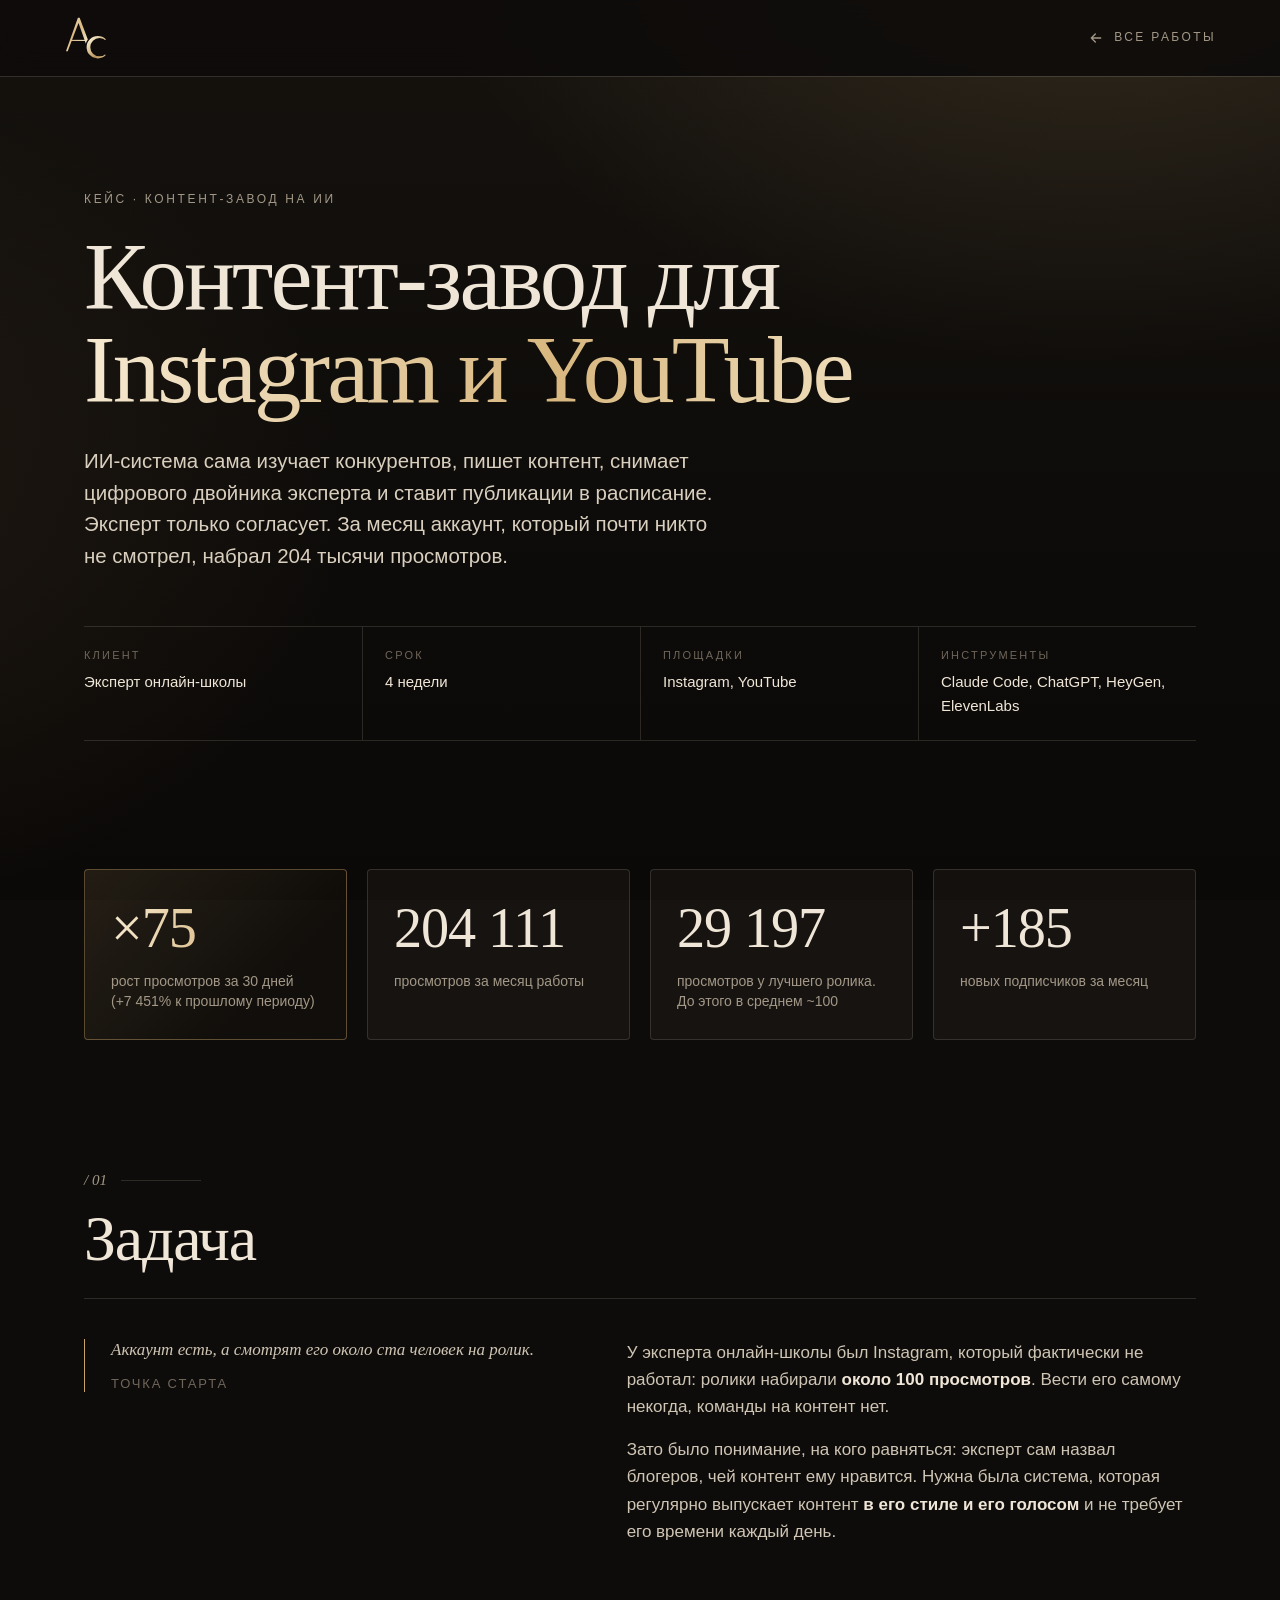
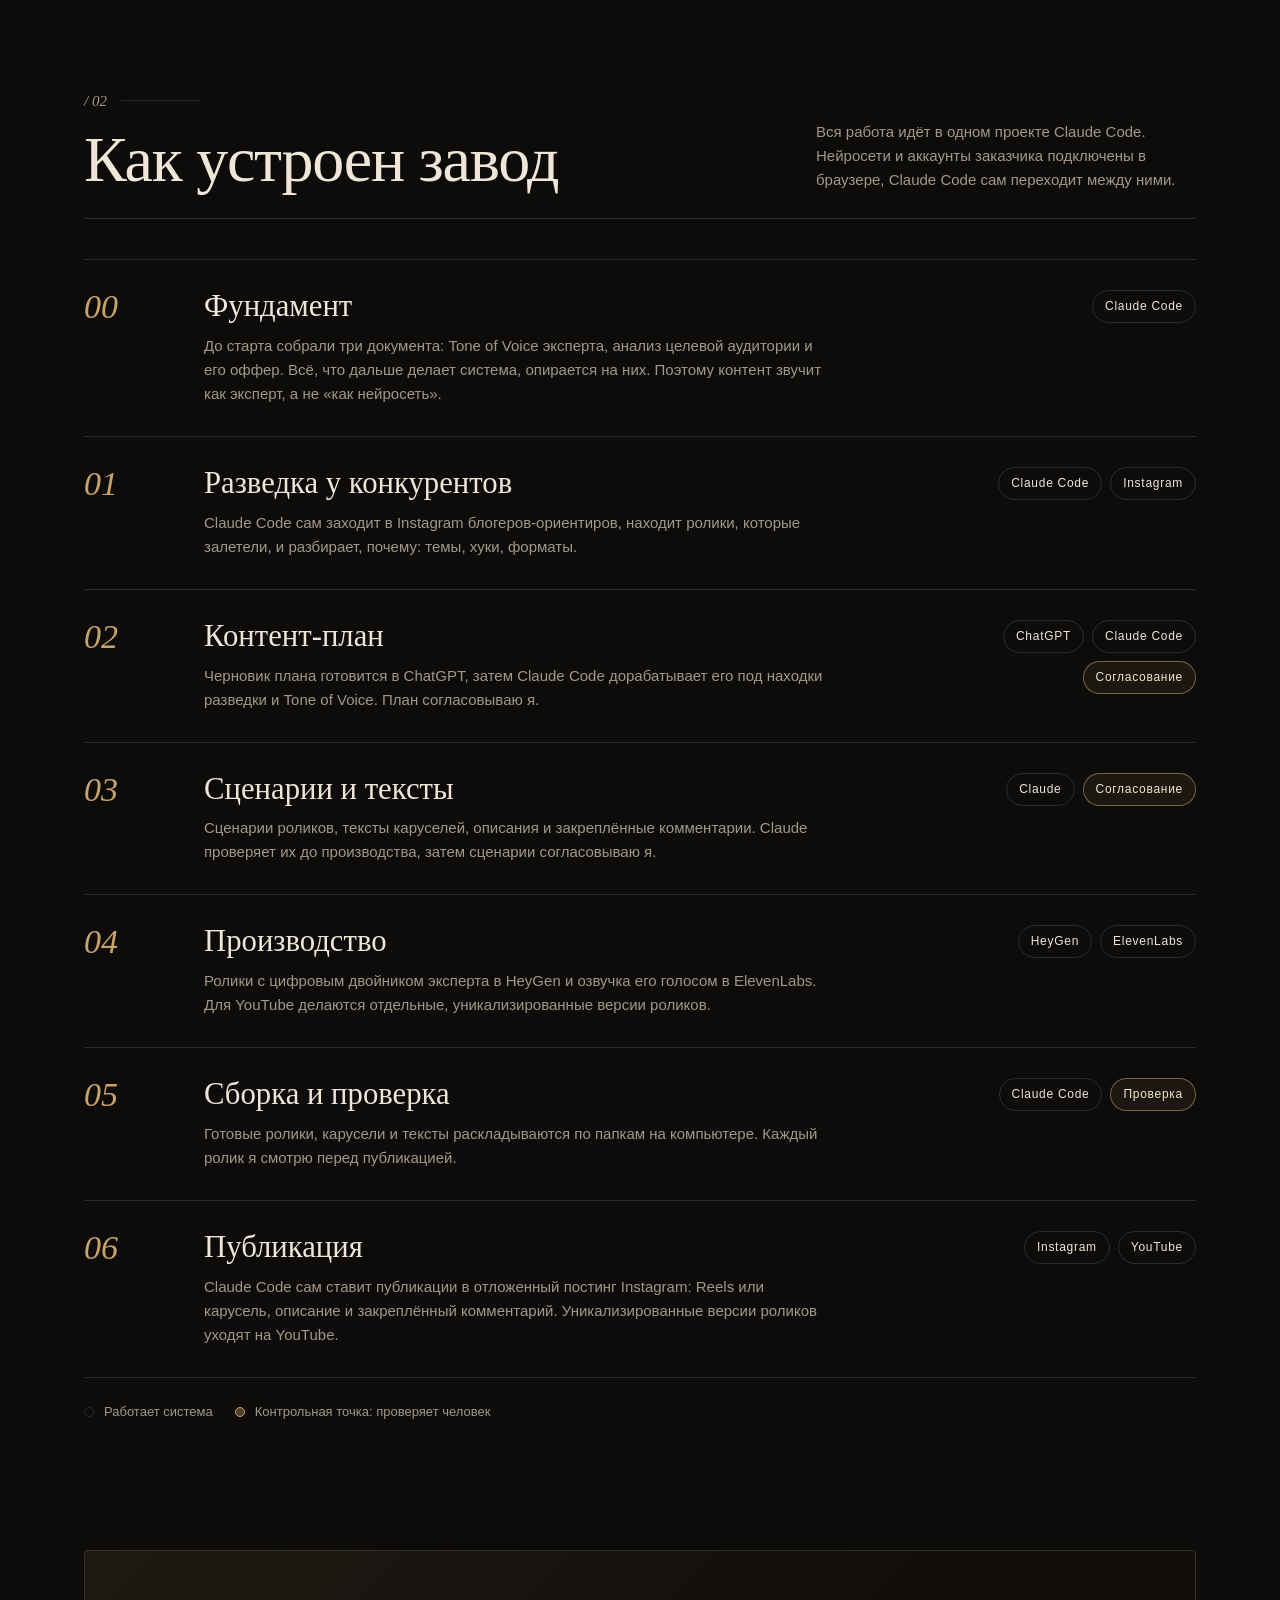
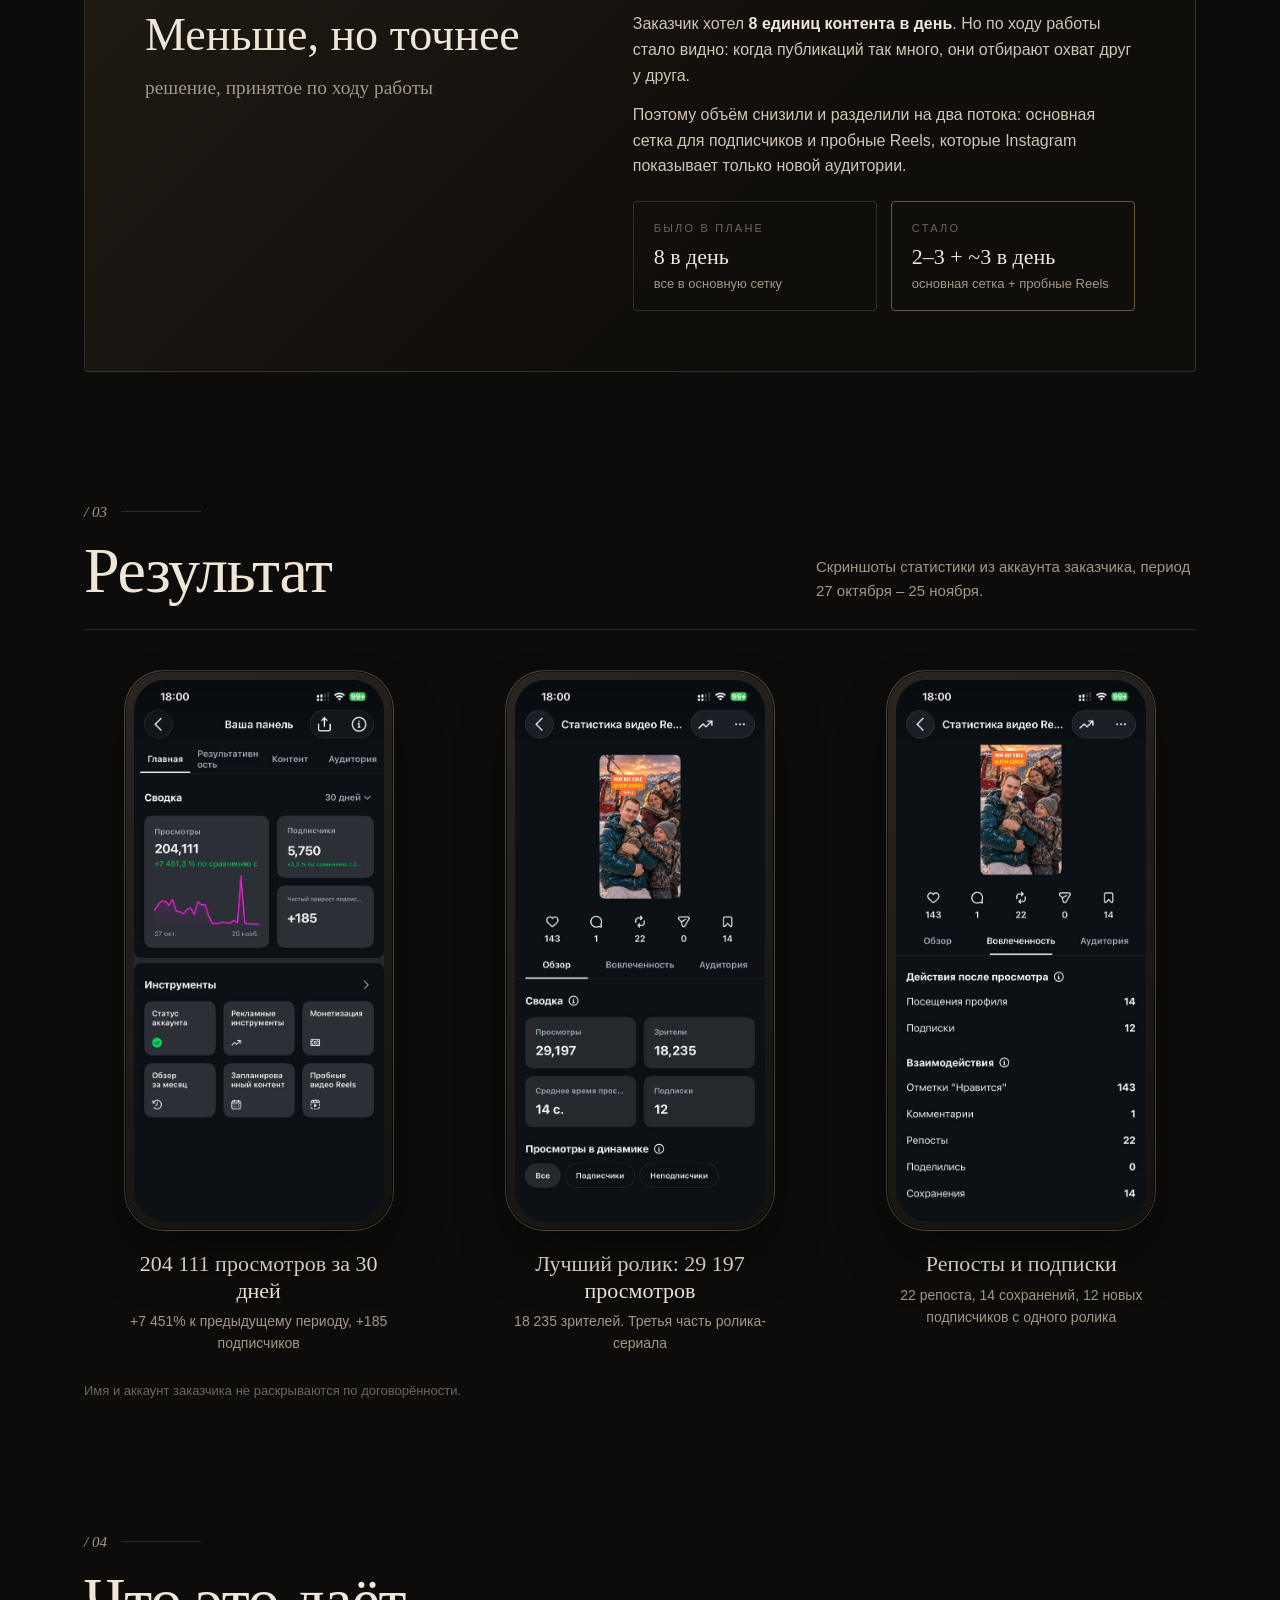
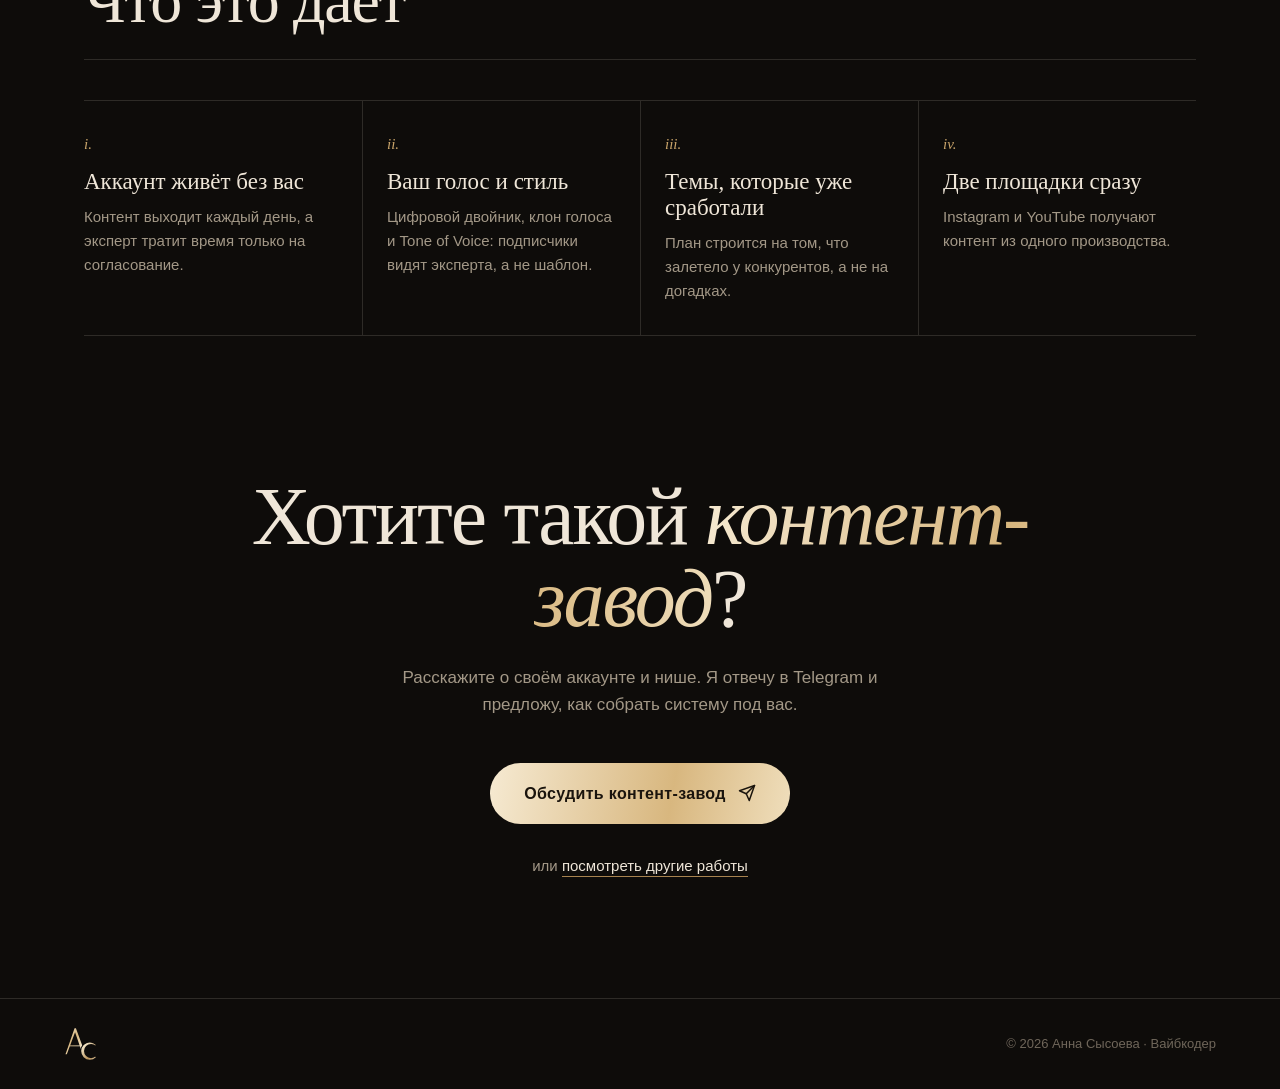
<file: cases/content-factory.html>
<!DOCTYPE html>
<html lang="ru">
<head>
<meta charset="UTF-8">
<meta name="viewport" content="width=device-width, initial-scale=1.0, viewport-fit=cover">
<title>Контент-завод на ИИ — кейс Анны Сысоевой</title>
<link rel="icon" href="../img/favicon.svg?v=2" type="image/svg+xml">
<link rel="apple-touch-icon" href="../img/apple-touch-icon.png?v=2">
<meta name="description" content="ИИ-система сама изучает конкурентов, пишет контент, снимает цифрового двойника эксперта и ставит публикации в расписание. 204 111 просмотров за месяц, рост в 75 раз.">
<meta name="theme-color" content="#0e0c0a">
<script>document.documentElement.classList.add('js');</script>
<link rel="stylesheet" href="case.css?v=2">
</head>
<body>
<div class="bg" aria-hidden="true"></div>

<header class="nav">
  <a class="logo gold" href="../" aria-label="На главную"><img src="../img/logo.svg?v=2" alt="АС" width="57" height="55"></a>
  <a class="back" href="../#works">
    <svg viewBox="0 0 24 24" fill="none" stroke="currentColor" stroke-width="2" stroke-linecap="round" stroke-linejoin="round" aria-hidden="true"><path d="M19 12H5M11 18l-6-6 6-6"/></svg>
    <span>Все работы</span>
  </a>
</header>

<main class="wrap">
  <!-- Обложка -->
  <section class="hero">
    <p class="kicker reveal">Кейс · Контент-завод на ИИ</p>
    <h1 class="reveal d1">Контент-завод для <span class="gold">Instagram и YouTube</span></h1>
    <p class="lead reveal d2">ИИ-система сама изучает конкурентов, пишет контент, снимает цифрового двойника эксперта и ставит публикации в расписание. Эксперт только согласует. За месяц аккаунт, который почти никто не смотрел, набрал 204 тысячи просмотров.</p>
    <dl class="meta reveal d3">
      <div><dt>Клиент</dt><dd>Эксперт онлайн-школы</dd></div>
      <div><dt>Срок</dt><dd>4 недели</dd></div>
      <div><dt>Площадки</dt><dd>Instagram, YouTube</dd></div>
      <div><dt>Инструменты</dt><dd>Claude Code, ChatGPT, HeyGen, ElevenLabs</dd></div>
    </dl>
  </section>

  <!-- Цифры -->
  <section class="section">
    <div class="stats">
      <div class="stat main reveal"><b class="gold">×75</b><span>рост просмотров за 30 дней<br>(+7 451% к прошлому периоду)</span></div>
      <div class="stat reveal d1"><b>204 111</b><span>просмотров за месяц работы</span></div>
      <div class="stat reveal d2"><b>29 197</b><span>просмотров у лучшего ролика.<br>До этого в среднем ~100</span></div>
      <div class="stat reveal d3"><b>+185</b><span>новых подписчиков за месяц</span></div>
    </div>
  </section>

  <!-- Задача -->
  <section class="section">
    <div class="section-head reveal">
      <div><p class="num">/ 01</p><h2 class="h2">Задача</h2></div>
    </div>
    <div class="task">
      <p class="quote reveal">Аккаунт есть, а смотрят его около ста человек на ролик.<small>Точка старта</small></p>
      <div class="reveal d1">
        <p>У эксперта онлайн-школы был Instagram, который фактически не работал: ролики набирали <b>около 100 просмотров</b>. Вести его самому некогда, команды на контент нет.</p>
        <p>Зато было понимание, на кого равняться: эксперт сам назвал блогеров, чей контент ему нравится. Нужна была система, которая регулярно выпускает контент <b>в его стиле и его голосом</b> и не требует его времени каждый день.</p>
      </div>
    </div>
  </section>

  <!-- Схема -->
  <section class="section">
    <div class="section-head reveal">
      <div><p class="num">/ 02</p><h2 class="h2">Как устроен завод</h2></div>
      <p>Вся работа идёт в одном проекте Claude Code. Нейросети и аккаунты заказчика подключены в браузере, Claude Code сам переходит между ними.</p>
    </div>

    <ol class="flow">
      <li class="step reveal">
        <span class="step-n">00</span>
        <div><h3>Фундамент</h3><p>До старта собрали три документа: Tone of Voice эксперта, анализ целевой аудитории и его оффер. Всё, что дальше делает система, опирается на них. Поэтому контент звучит как эксперт, а не «как нейросеть».</p></div>
        <div class="tools"><span class="tool">Claude Code</span></div>
      </li>
      <li class="step reveal">
        <span class="step-n">01</span>
        <div><h3>Разведка у конкурентов</h3><p>Claude Code сам заходит в Instagram блогеров-ориентиров, находит ролики, которые залетели, и разбирает, почему: темы, хуки, форматы.</p></div>
        <div class="tools"><span class="tool">Claude Code</span><span class="tool">Instagram</span></div>
      </li>
      <li class="step reveal">
        <span class="step-n">02</span>
        <div><h3>Контент-план</h3><p>Черновик плана готовится в ChatGPT, затем Claude Code дорабатывает его под находки разведки и Tone of Voice. План согласовываю я.</p></div>
        <div class="tools"><span class="tool">ChatGPT</span><span class="tool">Claude Code</span><span class="tool me">Согласование</span></div>
      </li>
      <li class="step reveal">
        <span class="step-n">03</span>
        <div><h3>Сценарии и тексты</h3><p>Сценарии роликов, тексты каруселей, описания и закреплённые комментарии. Claude проверяет их до производства, затем сценарии согласовываю я.</p></div>
        <div class="tools"><span class="tool">Claude</span><span class="tool me">Согласование</span></div>
      </li>
      <li class="step reveal">
        <span class="step-n">04</span>
        <div><h3>Производство</h3><p>Ролики с цифровым двойником эксперта в HeyGen и озвучка его голосом в ElevenLabs. Для YouTube делаются отдельные, уникализированные версии роликов.</p></div>
        <div class="tools"><span class="tool">HeyGen</span><span class="tool">ElevenLabs</span></div>
      </li>
      <li class="step reveal">
        <span class="step-n">05</span>
        <div><h3>Сборка и проверка</h3><p>Готовые ролики, карусели и тексты раскладываются по папкам на компьютере. Каждый ролик я смотрю перед публикацией.</p></div>
        <div class="tools"><span class="tool">Claude Code</span><span class="tool me">Проверка</span></div>
      </li>
      <li class="step reveal">
        <span class="step-n">06</span>
        <div><h3>Публикация</h3><p>Claude Code сам ставит публикации в отложенный постинг Instagram: Reels или карусель, описание и закреплённый комментарий. Уникализированные версии роликов уходят на YouTube.</p></div>
        <div class="tools"><span class="tool">Instagram</span><span class="tool">YouTube</span></div>
      </li>
    </ol>
    <div class="legend reveal">
      <span><i></i>Работает система</span>
      <span><i class="me"></i>Контрольная точка: проверяет человек</span>
    </div>
  </section>

  <!-- Решение по ходу -->
  <section class="section">
    <div class="insight reveal">
      <h3>Меньше, но точнее<span class="script">решение, принятое по ходу работы</span></h3>
      <div>
        <p>Заказчик хотел <b>8 единиц контента в день</b>. Но по ходу работы стало видно: когда публикаций так много, они отбирают охват друг у друга.</p>
        <p>Поэтому объём снизили и разделили на два потока: основная сетка для подписчиков и пробные Reels, которые Instagram показывает только новой аудитории.</p>
        <dl class="compare">
          <div><dt>Было в плане</dt><dd>8 в день<small>все в основную сетку</small></dd></div>
          <div class="now"><dt>Стало</dt><dd>2–3 + ~3 в день<small>основная сетка + пробные Reels</small></dd></div>
        </dl>
      </div>
    </div>
  </section>

  <!-- Результаты -->
  <section class="section">
    <div class="section-head reveal">
      <div><p class="num">/ 03</p><h2 class="h2">Результат</h2></div>
      <p>Скриншоты статистики из аккаунта заказчика, период 27 октября – 25 ноября.</p>
    </div>
    <div class="shots">
      <div class="shot reveal">
        <figure><img src="../img/cases/cf-dashboard.jpg?v=4" alt="Статистика аккаунта за 30 дней: 204 111 просмотров, +7 451% к прошлому периоду, +185 подписчиков" width="591" height="1280" loading="lazy"></figure>
        <figcaption><b>204 111 просмотров за 30 дней</b><span>+7 451% к предыдущему периоду, +185 подписчиков</span></figcaption>
      </div>
      <div class="shot reveal d1">
        <figure><img src="../img/cases/cf-reel-overview.jpg?v=4" alt="Статистика лучшего Reels: 29 197 просмотров, 18 235 зрителей, 12 подписок" width="591" height="1280" loading="lazy"></figure>
        <figcaption><b>Лучший ролик: 29 197 просмотров</b><span>18 235 зрителей. Третья часть ролика-сериала</span></figcaption>
      </div>
      <div class="shot reveal d2">
        <figure><img src="../img/cases/cf-reel-engagement.jpg?v=4" alt="Вовлечённость лучшего Reels: 143 лайка, 22 репоста, 14 сохранений, 12 подписок" width="591" height="1280" loading="lazy"></figure>
        <figcaption><b>Репосты и подписки</b><span>22 репоста, 14 сохранений, 12 новых подписчиков с одного ролика</span></figcaption>
      </div>
    </div>
    <p class="note reveal">Имя и аккаунт заказчика не раскрываются по договорённости.</p>
  </section>

  <!-- Что получает заказчик -->
  <section class="section">
    <div class="section-head reveal">
      <div><p class="num">/ 04</p><h2 class="h2">Что это даёт</h2></div>
    </div>
    <div class="gains">
      <div class="gain reveal"><em>i.</em><h3>Аккаунт живёт без вас</h3><p>Контент выходит каждый день, а эксперт тратит время только на согласование.</p></div>
      <div class="gain reveal d1"><em>ii.</em><h3>Ваш голос и стиль</h3><p>Цифровой двойник, клон голоса и Tone of Voice: подписчики видят эксперта, а не шаблон.</p></div>
      <div class="gain reveal d2"><em>iii.</em><h3>Темы, которые уже сработали</h3><p>План строится на том, что залетело у конкурентов, а не на догадках.</p></div>
      <div class="gain reveal d3"><em>iv.</em><h3>Две площадки сразу</h3><p>Instagram и YouTube получают контент из одного производства.</p></div>
    </div>
  </section>

  <!-- Призыв -->
  <section class="final">
    <h2 class="reveal">Хотите такой <i class="gold">контент-завод</i>?</h2>
    <p class="reveal d1">Расскажите о своём аккаунте и нише. Я отвечу в Telegram и предложу, как собрать систему под вас.</p>
    <div class="reveal d2">
      <a class="btn" href="https://t.me/anna_sysoevaaa" target="_blank" rel="noopener">
        Обсудить контент-завод
        <svg viewBox="0 0 24 24" fill="none" stroke="currentColor" stroke-width="2" stroke-linecap="round" stroke-linejoin="round" aria-hidden="true"><path d="M22 2 11 13"/><path d="M22 2 15 22l-4-9-9-4 20-7Z"/></svg>
      </a>
      <span class="more">или <a href="../#works">посмотреть другие работы</a></span>
    </div>
  </section>
</main>

<footer>
  <a class="logo gold" href="../" aria-label="На главную"><img src="../img/logo.svg?v=2" alt="АС" width="57" height="55"></a>
  <span>© <span id="year"></span> Анна Сысоева · Вайбкодер</span>
</footer>

<script>
  document.getElementById('year').textContent = new Date().getFullYear();
  const io = new IntersectionObserver(entries => {
    entries.forEach(e => { if (e.isIntersecting) { e.target.classList.add('in'); io.unobserve(e.target); } });
  }, { threshold: 0.12, rootMargin: '0px 0px -40px 0px' });
  document.querySelectorAll('.reveal').forEach(el => io.observe(el));
</script>
</body>
</html>
</file>
<file: cases/case.css>
:root {
    --ink: #0e0c0a;
    --ink-2: #16130f;
    --card: rgba(239, 230, 216, 0.035);
    --cream: #efe6d8;
    --muted: #a39887;
    --dim: #6f665a;
    --line: rgba(239, 230, 216, 0.14);
    --gold-1: #f4e6c8;
    --gold-2: #c9a46a;
    --gold-3: #a8834f;
    --gold: linear-gradient(100deg, #f6ead2 0%, #d8b77f 28%, #f4e6c8 50%, #b8925a 74%, #f1dfbb 100%);
    --serif: "Playfair Display", "Times New Roman", Times, serif;
    --script: "Segoe Script", "Snell Roundhand", "Apple Chancery", "Brush Script MT", cursive;
    --sans: "Segoe UI", -apple-system, BlinkMacSystemFont, Roboto, "Helvetica Neue", Arial, sans-serif;
    --pad: clamp(16px, 5vw, 72px);
    --ease: cubic-bezier(.2, .8, .2, 1);
  }
  * { box-sizing: border-box; margin: 0; padding: 0; }
  html { scroll-behavior: smooth; }
  body {
    background: var(--ink); color: var(--cream); font-family: var(--sans);
    font-size: 16px; line-height: 1.6; overflow-x: hidden; -webkit-font-smoothing: antialiased;
  }
  img { display: block; max-width: 100%; height: auto; }
  a { color: inherit; }
  ::selection { background: var(--gold-2); color: var(--ink); }

  .bg {
    position: fixed; inset: 0; z-index: -2; pointer-events: none;
    background:
      radial-gradient(1100px 760px at 85% -10%, rgba(201, 164, 106, 0.18), transparent 60%),
      radial-gradient(900px 700px at -15% 55%, rgba(140, 100, 62, 0.14), transparent 60%),
      linear-gradient(180deg, #15120e 0%, #0e0c0a 55%, #0b0907 100%);
  }

  .gold {
    background: var(--gold); background-size: 220% 100%;
    -webkit-background-clip: text; background-clip: text; color: transparent;
    animation: sheen 9s ease-in-out infinite;
  }
  @keyframes sheen { 0%, 100% { background-position: 0% 0; } 50% { background-position: 100% 0; } }
  .kicker { font-size: 12px; letter-spacing: .22em; text-transform: uppercase; color: var(--muted); }
  .num {
    display: flex; align-items: center; gap: 14px;
    font-family: var(--serif); font-style: italic; color: var(--gold-2); font-size: 15px;
  }
  .num::after { content: ""; width: 80px; height: 1px; background: var(--line); }
  .h2 {
    font-family: var(--serif); font-weight: 400;
    font-size: clamp(36px, 5vw, 68px); line-height: 1.02; letter-spacing: -.02em; margin-top: 14px;
  }
  .script { font-family: var(--script); line-height: 1.35; }

  .wrap { max-width: 1240px; margin: 0 auto; padding: 0 var(--pad); }
  .section { padding-top: clamp(72px, 10vw, 130px); }
  .section-head {
    display: flex; justify-content: space-between; align-items: flex-end; gap: 24px; flex-wrap: wrap;
    padding-bottom: 26px; border-bottom: 1px solid var(--line); margin-bottom: 40px;
  }
  .section-head p { max-width: 380px; color: var(--muted); font-size: 15px; }

  /* Навигация */
  .nav {
    position: fixed; top: 0; left: 0; right: 0; z-index: 40;
    display: flex; align-items: center; justify-content: space-between;
    padding: calc(16px + env(safe-area-inset-top, 0px)) var(--pad) 16px;
    background: rgba(14, 12, 10, .9); -webkit-backdrop-filter: blur(14px); backdrop-filter: blur(14px);
    box-shadow: 0 1px 0 var(--line);
  }
  .logo { font-family: var(--serif); font-size: 26px; text-decoration: none; letter-spacing: .02em; }
  .back {
    display: inline-flex; align-items: center; gap: 10px; text-decoration: none;
    font-size: 12px; letter-spacing: .2em; text-transform: uppercase; color: var(--muted); transition: color .3s, gap .3s;
  }
  .back svg { width: 16px; height: 16px; }
  .back:hover { color: var(--cream); gap: 14px; }

  .btn {
    display: inline-flex; align-items: center; justify-content: center; gap: 12px;
    padding: 18px 34px; border-radius: 999px; text-decoration: none;
    background: var(--gold); background-size: 220% 100%;
    color: #1a140d; font-weight: 600; font-size: 16px; letter-spacing: .02em;
    transition: transform .3s var(--ease), background-position .8s;
  }
  .btn svg { width: 18px; height: 18px; transition: transform .3s var(--ease); }
  .btn:hover { transform: translateY(-3px); background-position: 100% 0; }
  .btn:hover svg { transform: translateX(4px); }

  .js .reveal { opacity: 0; transform: translateY(36px); transition: opacity 1s var(--ease), transform 1s var(--ease); }
  .js .reveal.in { opacity: 1; transform: none; }
  .js .reveal.d1 { transition-delay: .12s; } .js .reveal.d2 { transition-delay: .24s; } .js .reveal.d3 { transition-delay: .36s; }

  /* Обложка кейса */
  .hero { padding-top: clamp(130px, 16vw, 190px); }
  .hero h1 {
    font-family: var(--serif); font-weight: 400;
    font-size: clamp(44px, 7.4vw, 108px); line-height: .98; letter-spacing: -.03em; margin: 22px 0 28px; max-width: 1050px;
  }
  .hero .lead { max-width: 640px; font-size: clamp(17px, 1.6vw, 21px); line-height: 1.55; color: #d9cfbf; }
  .meta {
    display: grid; grid-template-columns: repeat(4, 1fr); margin-top: 54px;
    border-top: 1px solid var(--line); border-bottom: 1px solid var(--line);
  }
  .meta div { padding: 20px 22px 22px 0; }
  .meta div + div { padding-left: 22px; border-left: 1px solid var(--line); }
  .meta dt { font-size: 11px; letter-spacing: .2em; text-transform: uppercase; color: var(--dim); margin-bottom: 6px; }
  .meta dd { font-size: 15px; }

  /* Цифры */
  .stats { display: grid; grid-template-columns: repeat(4, 1fr); gap: 20px; }
  .stat {
    padding: 30px 26px 28px; border: 1px solid var(--line); border-radius: 4px; background: var(--card);
  }
  .stat.main { background: linear-gradient(135deg, rgba(201, 164, 106, .13), rgba(201, 164, 106, .02) 70%); border-color: rgba(201, 164, 106, .4); }
  .stat b { display: block; font-family: var(--serif); font-weight: 400; font-size: clamp(40px, 4.4vw, 64px); line-height: 1; letter-spacing: -.02em; }
  .stat span { display: block; margin-top: 14px; font-size: 14px; color: var(--muted); line-height: 1.45; }

  /* Задача */
  .task { display: grid; grid-template-columns: .9fr 1.1fr; gap: clamp(30px, 6vw, 90px); align-items: start; }
  .task p { color: #cfc5b5; font-size: 17px; margin-bottom: 16px; }
  .task p b { color: var(--cream); font-weight: 600; }
  .quote {
    font-family: var(--serif); font-style: italic; font-size: clamp(24px, 2.6vw, 34px); line-height: 1.25;
    padding-left: 26px; border-left: 1px solid var(--gold-2);
  }
  .quote small { display: block; margin-top: 16px; font-family: var(--sans); font-style: normal; font-size: 13px; letter-spacing: .14em; text-transform: uppercase; color: var(--dim); }

  /* Схема */
  .flow { list-style: none; display: grid; gap: 0; counter-reset: s; }
  .step {
    position: relative; display: grid; grid-template-columns: 90px 1fr 260px; gap: 12px 30px; align-items: start;
    padding: 30px 0; border-bottom: 1px solid var(--line);
  }
  .step:first-child { border-top: 1px solid var(--line); }
  .step-n { font-family: var(--serif); font-style: italic; color: var(--gold-2); font-size: 34px; line-height: 1; }
  .step h3 { font-family: var(--serif); font-weight: 400; font-size: clamp(24px, 2.4vw, 32px); line-height: 1.1; margin-bottom: 10px; }
  .step p { color: var(--muted); font-size: 15px; max-width: 620px; }
  .tools { display: flex; flex-wrap: wrap; gap: 8px; justify-content: flex-end; }
  .tool {
    font-size: 12px; letter-spacing: .06em; padding: 6px 12px; border-radius: 999px;
    border: 1px solid var(--line); color: var(--cream); white-space: nowrap;
  }
  .tool.me { border-color: rgba(201, 164, 106, .55); color: var(--gold-1); background: rgba(201, 164, 106, .08); }
  .legend { display: flex; gap: 22px; flex-wrap: wrap; margin-top: 24px; font-size: 13px; color: var(--muted); }
  .legend span { display: inline-flex; align-items: center; gap: 10px; }
  .legend i { width: 10px; height: 10px; border-radius: 50%; border: 1px solid var(--line); }
  .legend i.me { border-color: var(--gold-2); background: rgba(201, 164, 106, .35); }

  /* Решение по ходу */
  .insight {
    display: grid; grid-template-columns: .9fr 1.1fr; gap: clamp(30px, 6vw, 90px);
    padding: clamp(32px, 5vw, 60px); border: 1px solid var(--line); border-radius: 4px;
    background: linear-gradient(135deg, rgba(201, 164, 106, .09), rgba(201, 164, 106, .015) 60%);
  }
  .insight h3 { font-family: var(--serif); font-weight: 400; font-size: clamp(32px, 3.6vw, 50px); line-height: 1.04; }
  .insight h3 .script { display: block; font-size: .42em; color: var(--muted); margin-top: 16px; }
  .insight p { color: #cfc5b5; font-size: 16px; margin-bottom: 14px; }
  .insight p b { color: var(--cream); font-weight: 600; }
  .compare { display: grid; grid-template-columns: 1fr 1fr; gap: 14px; margin-top: 22px; }
  .compare div { padding: 18px 20px; border: 1px solid var(--line); border-radius: 4px; }
  .compare div.now { border-color: rgba(201, 164, 106, .5); }
  .compare dt { font-size: 11px; letter-spacing: .2em; text-transform: uppercase; color: var(--dim); }
  .compare dd { font-family: var(--serif); font-size: 22px; line-height: 1.2; margin-top: 6px; }
  .compare dd small { display: block; font-family: var(--sans); font-size: 13px; color: var(--muted); margin-top: 6px; }

  /* Скриншоты */
  .shots { display: grid; grid-template-columns: repeat(3, 1fr); gap: 32px; align-items: start; justify-items: center; }
  .shot { width: 100%; max-width: 270px; }
  .shot figure {
    position: relative; padding: 9px; border-radius: 40px;
    background: linear-gradient(145deg, #2a2520, #14110e); border: 1px solid rgba(239, 230, 216, .18);
    box-shadow: 0 30px 60px -20px rgba(0, 0, 0, .7), inset 0 0 0 1px rgba(0, 0, 0, .6);
  }
  .shot figure img { width: 100%; height: auto; border-radius: 31px; }
  .shot figcaption { padding: 20px 4px 0; text-align: center; }
  .shot figcaption b { display: block; font-family: var(--serif); font-weight: 400; font-size: 22px; line-height: 1.2; }
  .shot figcaption span { display: block; margin-top: 6px; font-size: 14px; color: var(--muted); }
  .note { margin-top: 26px; font-size: 13px; color: var(--dim); }

  /* Что получает заказчик */
  .gains { display: grid; grid-template-columns: repeat(4, 1fr); border-top: 1px solid var(--line); }
  .gain { padding: 30px 24px 32px 0; border-bottom: 1px solid var(--line); }
  .gain + .gain { padding-left: 24px; border-left: 1px solid var(--line); }
  .gain em { font-family: var(--serif); color: var(--gold-2); font-size: 15px; }
  .gain h3 { font-family: var(--serif); font-weight: 400; font-size: 23px; line-height: 1.15; margin: 12px 0 10px; }
  .gain p { color: var(--muted); font-size: 15px; }

  /* Призыв */
  .final { text-align: center; padding: clamp(80px, 11vw, 140px) 0 clamp(80px, 10vw, 120px); }
  .final h2 { font-family: var(--serif); font-weight: 400; font-size: clamp(40px, 6.4vw, 92px); line-height: 1; letter-spacing: -.025em; margin: 0 auto 24px; max-width: 980px; }
  .final h2 i { font-style: italic; }
  .final p { color: var(--muted); max-width: 520px; margin: 0 auto 44px; font-size: 17px; }
  .final .more { display: block; margin-top: 30px; font-size: 15px; color: var(--muted); }
  .final .more a { color: var(--cream); text-decoration: none; border-bottom: 1px solid var(--gold-3); padding-bottom: 2px; }

  footer {
    display: flex; justify-content: space-between; align-items: center; gap: 16px; flex-wrap: wrap;
    padding: 28px var(--pad); border-top: 1px solid var(--line); color: var(--dim); font-size: 13px;
    max-width: 1360px; margin: 0 auto;
  }
  footer .logo { font-size: 22px; color: var(--cream); }
  .logo img { display: block; height: 44px; width: auto; }
  footer .logo img { height: 34px; }

  @media (max-width: 1080px) {
    .stats { grid-template-columns: 1fr 1fr; }
    .meta { grid-template-columns: 1fr 1fr; }
    .meta div:nth-child(3) { padding-left: 0; border-left: none; }
    .meta div:nth-child(n+3) { border-top: 1px solid var(--line); }
    .task, .insight { grid-template-columns: 1fr; }
    .step { grid-template-columns: 70px 1fr; }
    .tools { grid-column: 2; justify-content: flex-start; }
    .gains { grid-template-columns: 1fr 1fr; }
    .gain:nth-child(3) { padding-left: 0; border-left: none; }
  }
  @media (max-width: 720px) {
    body { font-size: 15px; }
    .back span { display: none; }
    .stats { grid-template-columns: 1fr; }
    .meta { grid-template-columns: 1fr; }
    .meta div, .meta div + div { padding: 16px 0; border-left: none; }
    .meta div + div { border-top: 1px solid var(--line); }
    .step { grid-template-columns: 1fr; gap: 10px; padding: 26px 0; }
    .tools { grid-column: 1; }
    .compare { grid-template-columns: 1fr; }
    .shots { grid-template-columns: 1fr; gap: 44px; }
    .gains { grid-template-columns: 1fr; }
    .gain, .gain + .gain { padding: 24px 0; border-left: none; }
    .btn { width: 100%; }
    footer { justify-content: center; text-align: center; }
  }
  @media (prefers-reduced-motion: reduce) {
    html { scroll-behavior: auto; }
    *, *::before, *::after { animation: none !important; transition: none !important; }
    .js .reveal { opacity: 1; transform: none; }
  }

  /* Кнопки-ссылки на живые демо */
  .demo-links { display: flex; flex-wrap: wrap; gap: 12px; margin-top: 36px; }
  .demo-link {
    display: inline-flex; align-items: center; gap: 10px; padding: 13px 22px; border-radius: 999px;
    border: 1px solid rgba(201, 164, 106, .5); text-decoration: none; font-size: 15px; color: var(--cream);
    transition: background .3s, color .3s, border-color .3s;
  }
  .demo-link svg { width: 15px; height: 15px; color: var(--gold-2); transition: transform .3s var(--ease); }
  .demo-link:hover { background: var(--cream); color: var(--ink); border-color: var(--cream); }
  .demo-link:hover svg { transform: translate(2px, -2px); color: var(--ink); }

  /* Блоки «что сделано»: текст + экран */
  .part { display: grid; grid-template-columns: 1fr 1fr; gap: clamp(30px, 6vw, 90px); align-items: center; padding: 50px 0; border-bottom: 1px solid var(--line); }
  .part:first-of-type { border-top: 1px solid var(--line); }
  .part.flip .part-text { order: 2; }
  .part-text .step-n { display: block; margin-bottom: 14px; }
  .part-text h3 { font-family: var(--serif); font-weight: 400; font-size: clamp(30px, 3.4vw, 46px); line-height: 1.05; margin-bottom: 16px; }
  .part-text > p { color: #cfc5b5; font-size: 16px; margin-bottom: 18px; max-width: 520px; }
  .ticks { list-style: none; display: grid; gap: 10px; margin-bottom: 24px; }
  .ticks li { display: grid; grid-template-columns: 22px 1fr; gap: 10px; font-size: 15px; color: var(--cream); }
  .ticks li::before { content: "→"; color: var(--gold-2); }
  .part-media { display: flex; justify-content: center; gap: 24px; align-items: flex-end; }
  .browser {
    width: 100%; border-radius: 12px; overflow: hidden; border: 1px solid rgba(239, 230, 216, .18);
    background: #1a1714; box-shadow: 0 30px 60px -20px rgba(0, 0, 0, .7);
  }
  .browser-bar { display: flex; align-items: center; gap: 7px; padding: 10px 14px; border-bottom: 1px solid var(--line); }
  .browser-bar i { width: 9px; height: 9px; border-radius: 50%; background: rgba(239, 230, 216, .25); }
  .browser-bar span { margin-left: 10px; font-size: 11px; color: var(--dim); white-space: nowrap; overflow: hidden; text-overflow: ellipsis; }
  .phone-fr {
    width: 100%; max-width: 260px; padding: 9px; border-radius: 40px;
    background: linear-gradient(145deg, #2a2520, #14110e); border: 1px solid rgba(239, 230, 216, .18);
    box-shadow: 0 30px 60px -20px rgba(0, 0, 0, .7);
  }
  .phone-fr img { width: 100%; height: auto; border-radius: 31px; }
  .part-media .phone-fr.small { max-width: 200px; }

  /* Путь клиента */
  .path { display: grid; grid-template-columns: repeat(4, 1fr); gap: 0; counter-reset: p; }
  .path li { list-style: none; position: relative; padding: 26px 22px 26px 0; border-top: 1px solid var(--gold-2); }
  .path li + li { padding-left: 22px; }
  .path b { display: block; font-family: var(--serif); font-weight: 400; font-size: 24px; line-height: 1.15; margin: 10px 0 8px; }
  .path span { color: var(--muted); font-size: 15px; }
  .path em { font-family: var(--serif); color: var(--gold-2); font-size: 15px; }

  @media (max-width: 1080px) {
    .part, .part.flip { grid-template-columns: 1fr; }
    .part.flip .part-text { order: 0; }
    .path { grid-template-columns: 1fr 1fr; }
    .path li:nth-child(3) { padding-left: 0; }
  }
  @media (max-width: 720px) {
    .path { grid-template-columns: 1fr; }
    .path li, .path li + li { padding: 22px 0; }
    .part-media .phone-fr.small { display: none; }
    .demo-link { width: 100%; justify-content: center; }
  }
</file>
